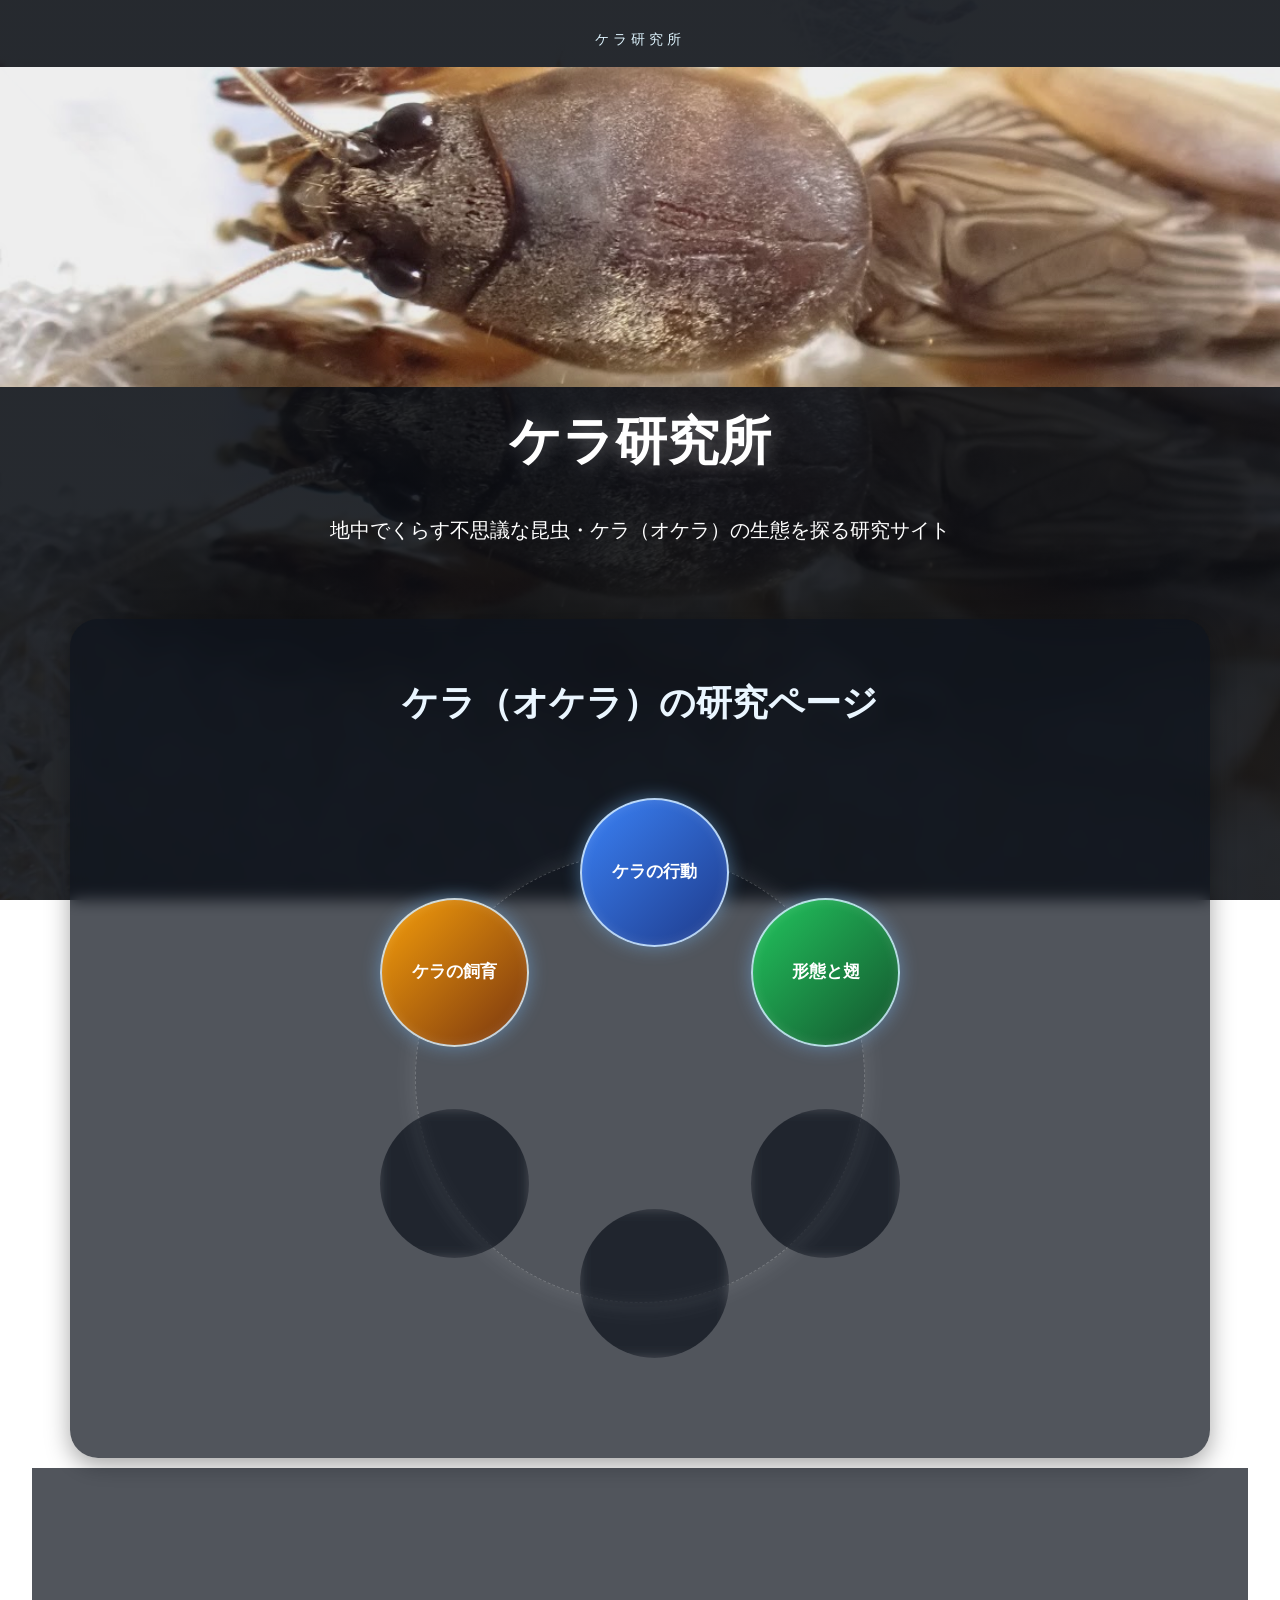
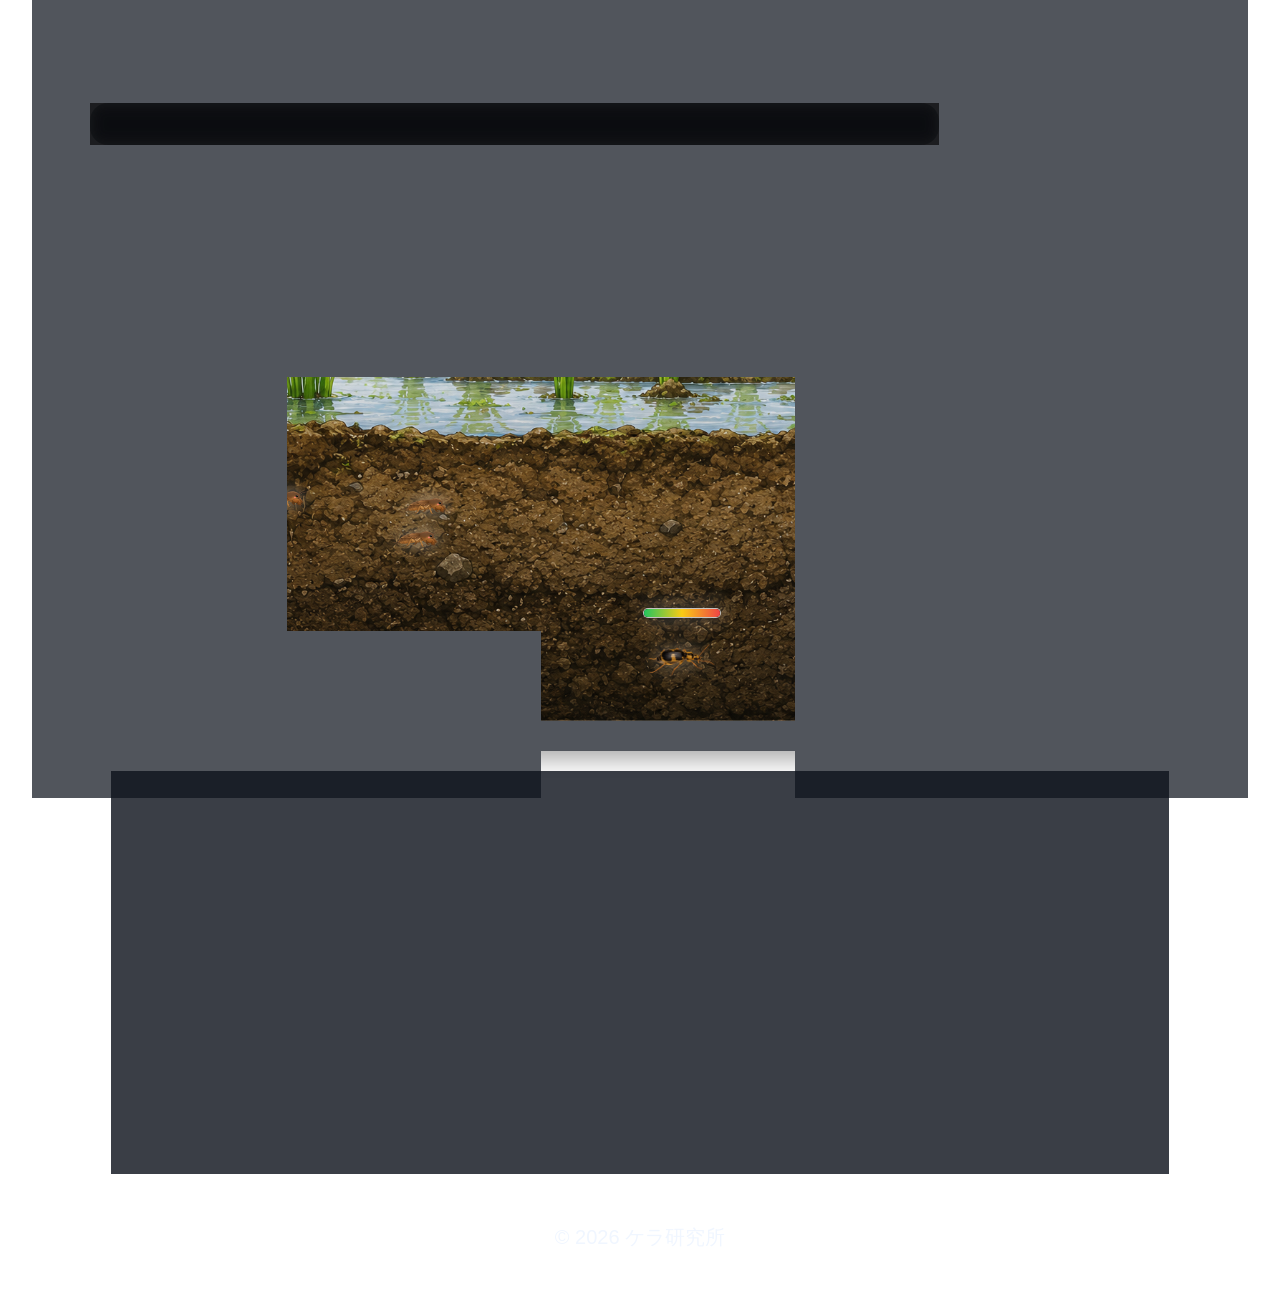
<file: index.html>
<!DOCTYPE html>
<html lang="ja">

<head>
<meta charset="UTF-8">
<meta name="viewport" content="width=device-width, initial-scale=1.0">

<title>ケラ研究所｜ケラ（オケラ）の生態・飼育研究サイト</title>

<meta name="description" content="ケラ研究所は、オケラとも呼ばれる地中性昆虫ケラについて、生態、巣穴、鳴き声、夜行性、行動、形態、翅型、地中適応、飼育方法を研究論文をもとにわかりやすく解説する研究サイトです。">

<link rel="stylesheet" href="style.css">
</head>

<body>

<header>
<p class="site-name">ケラ研究所</p>

<img src="kera.jpg"
     alt="東洋ケラ Gryllotalpa orientalis の成虫写真"
     class="hero-image">

<h1>ケラ研究所</h1>

<p class="hero-description">
地中でくらす不思議な昆虫・ケラ（オケラ）の生態を探る研究サイト
</p>
</header>

<main>

<section class="field-section">

<h2>ケラ（オケラ）の研究ページ</h2>

<div class="research-dial">

<a href="behavior.html" class="orbit orbit1">ケラの行動</a>
<a href="morphology.html" class="orbit orbit2">形態と翅</a>
<a href="burrow.html" class="orbit orbit3">ケラの巣穴</a>
<a href="world.html" class="orbit orbit4">世界のケラ</a>
<a href="parasite.html" class="orbit orbit5">寄生関係</a>
<a href="breeding.html" class="orbit orbit6">ケラの飼育</a>

</div>

</section>

<section class="field-section">

<h2>ケラ・ミイデラゴミムシの観察フィールド</h2>

<p class="field-description">
ゲームに出てくるケラには個性があり、逃げる個体、攻撃する個体、王様を守る個体、群れを作る個体、孤立しやすい個体がいます。
</p>

<div class="field-ui">

<div id="game-status">
ケラをタップすると増えます。
</div>

<div id="control-panel">
<button id="add-beetle-button">ミイデラゴミムシ追加</button>
<button id="insecticide-button">殺虫剤</button>
</div>

</div>

<div id="battle-field"></div>

</section>

<section class="dark-theme-section">

<h2>ケラ研究所について</h2>

<p>
ケラ（オケラ）は、ケラ科に属する地中性昆虫です。
前脚を使って地中に巣穴を作り、地下生活へ適応しています。
</p>

<p>
ケラ研究所では、ケラの生態、形態、飼育方法などを、研究論文をもとに整理しています。
</p>

</section>

</main>

<footer>
<p>&copy; 2026 ケラ研究所</p>
</footer>

<script>
document.addEventListener("DOMContentLoaded", function(){

const field = document.getElementById("battle-field");
const statusText = document.getElementById("game-status");

let keras = [];
let beetles = [];
let kingBorn = false;
let nextGroupId = 1;

const KING_THRESHOLD = 18;
const KING_CHANCE = 0.12;
const LOOP_MS = 120;

function rand(max){
  return Math.random() * Math.max(1, max);
}

function fieldWidth(){
  return field.clientWidth || 600;
}

function fieldHeight(){
  return field.clientHeight || 420;
}

function soilTop(){
  return fieldHeight() * 0.42;
}

function distance(a,b){
  const dx = a.x - b.x;
  const dy = a.y - b.y;
  return Math.sqrt(dx * dx + dy * dy);
}

function limit(obj){
  const minY = soilTop();
  const maxX = fieldWidth() - obj.size;
  const maxY = fieldHeight() - obj.size;

  obj.x = Math.max(8, Math.min(maxX - 8, obj.x));
  obj.y = Math.max(minY + 8, Math.min(maxY - 8, obj.y));
}

function makeHpBar(parent,maxHp){
  const bar = document.createElement("div");
  bar.className = "hp-bar";

  const fill = document.createElement("div");
  fill.className = "hp-fill";

  bar.appendChild(fill);
  parent.appendChild(bar);

  return {max:maxHp, fill:fill};
}

function updateHpBar(bar,hp){
  if(!bar) return;
  bar.fill.style.width = Math.max(0, hp / bar.max * 100) + "%";
}

function faceDirection(obj,dx){
  if(dx < -1) obj.el.classList.add("face-left");
  if(dx > 1) obj.el.classList.remove("face-left");
}

function randomPersonality(isKing){
  if(isKing) return "king";

  const r = Math.random();

  if(r < 0.12) return "suicide";
  if(r < 0.26) return "guardian";
  if(r < 0.42) return "coward";
  if(r < 0.60) return "social";
  if(r < 0.74) return "loner";
  if(r < 0.88) return "fighter";

  return "normal";
}

function decideKeraRole(isKing, personality){
  if(isKing) return "king";

  if(personality === "fighter" || personality === "suicide"){
    return Math.random() < 0.7 ? "attacker" : "wall";
  }

  if(personality === "guardian"){
    return Math.random() < 0.55 ? "guard" : "aide";
  }

  if(personality === "coward"){
    return Math.random() < 0.65 ? "runner" : "solo";
  }

  if(personality === "social"){
    const r = Math.random();
    if(r < 0.35) return "guard";
    if(r < 0.65) return "aide";
    return "wall";
  }

  if(personality === "loner"){
    return Math.random() < 0.75 ? "solo" : "runner";
  }

  const r = Math.random();

  if(r < 0.16) return "attacker";
  if(r < 0.32) return "guard";
  if(r < 0.46) return "wall";
  if(r < 0.58) return "aide";
  if(r < 0.74) return "runner";
  if(r < 0.88) return "solo";

  return "normal";
}

function getKingKera(){
  return keras.find(kera => kera.king);
}

function maybeCreateKing(){
  if(
    keras.length >= KING_THRESHOLD &&
    !kingBorn &&
    Math.random() < KING_CHANCE
  ){
    kingBorn = true;
    createKera(true);
  }
}

function chooseWanderTarget(kera){
  const margin = 45;
  const w = fieldWidth();
  const h = fieldHeight();
  const top = soilTop();

  if(Math.random() < kera.wallPreference){
    const side = Math.floor(Math.random() * 4);

    if(side === 0){
      kera.targetX = margin;
      kera.targetY = top + rand(h - top - kera.size);
    }
    else if(side === 1){
      kera.targetX = w - kera.size - margin;
      kera.targetY = top + rand(h - top - kera.size);
    }
    else if(side === 2){
      kera.targetX = rand(w - kera.size);
      kera.targetY = top + margin;
    }
    else{
      kera.targetX = rand(w - kera.size);
      kera.targetY = h - kera.size - margin;
    }
  }
  else{
    kera.targetX = rand(w - kera.size);
    kera.targetY = top + rand(h - top - kera.size);
  }

  kera.moveTimer = 70 + Math.floor(Math.random() * 130);
}

function findBestGroupForKera(role, solitary){
  if(solitary || role === "solo") return nextGroupId++;

  const candidates = keras.filter(function(k){
    return !k.king && k.role === role && k.groupId && k.role !== "solo";
  });

  if(candidates.length === 0) return nextGroupId++;

  const groups = {};

  candidates.forEach(function(k){
    if(!groups[k.groupId]) groups[k.groupId] = 0;
    groups[k.groupId]++;
  });

  let bestGroup = null;
  let bestCount = 999;

  Object.keys(groups).forEach(function(id){
    const count = groups[id];

    if(count < bestCount && count < 8){
      bestCount = count;
      bestGroup = Number(id);
    }
  });

  return bestGroup || nextGroupId++;
}

function createKera(isKing=false, groupId=null, baseX=null, baseY=null){
  const unit = document.createElement("div");

  unit.className = isKing
    ? "insect-unit field-kera king-kera"
    : "insect-unit field-kera";

  const img = document.createElement("img");
  img.src = isKing ? "kera_king.png" : "kera1.png";
  img.alt = isKing ? "オオ様ケラ" : "ケラ";

  unit.appendChild(img);

  const personality = randomPersonality(isKing);
  const role = decideKeraRole(isKing, personality);
  const solitary = !isKing && (role === "solo" || Math.random() < 0.16);
  const gx = groupId || findBestGroupForKera(role, solitary);

  const kera = {
    type:"kera",
    el:unit,
    x:baseX === null ? rand(fieldWidth() - 80) : baseX + rand(70) - 35,
    y:baseY === null ? soilTop() + rand(fieldHeight() - soilTop() - 80) : baseY + rand(70) - 35,
    size:isKing ? 95 : 55,
    king:isKing,
    groupId:gx,
    role:role,
    personality:personality,
    solitary:solitary,
    loyalty:Math.random(),
    hp:isKing ? 5 : 1,
    hpBar:null,
    charge:0,
    fear:0,
    targetX:0,
    targetY:0,
    moveTimer:0,
    stuckTimer:0,
    lastX:0,
    lastY:0,
    wallPreference:isKing ? 0.75 : 0.5 + Math.random() * 0.35,
    escapeBias:isKing ? 1.8 : 0.8 + Math.random() * 0.8,
    groupBias:solitary ? 0.15 : 0.6 + Math.random() * 0.8
  };

  if(kera.role === "wall") kera.groupBias += 0.4;
  if(kera.role === "guard") kera.groupBias += 0.45;
  if(kera.role === "aide") kera.groupBias += 0.65;
  if(kera.role === "runner") kera.escapeBias += 0.45;
  if(kera.role === "solo") kera.wallPreference += 0.15;

  if(isKing){
    kera.hpBar = makeHpBar(unit,5);
    updateHpBar(kera.hpBar,kera.hp);
  }

  chooseWanderTarget(kera);
  limit(kera);

  unit.style.left = kera.x + "px";
  unit.style.top = kera.y + "px";

  unit.addEventListener("click", function(event){
    event.stopPropagation();
    createKera(false, null, kera.x, kera.y);
    maybeCreateKing();
  });

  field.appendChild(unit);
  keras.push(kera);
}

function createBeetle(){
  const unit = document.createElement("div");
  unit.className = "insect-unit field-beetle";

  const img = document.createElement("img");
  img.src = "miidera.png";
  img.alt = "ミイデラゴミムシ";

  unit.appendChild(img);

  const maxHp = 48 + Math.floor(Math.random() * 20);

  const beetle = {
    type:"beetle",
    el:unit,
    x:rand(fieldWidth() - 90),
    y:soilTop() + rand(fieldHeight() - soilTop() - 90),
    size:82,
    hp:maxHp,
    maxHp:maxHp,
    hpBar:null,
    gasCharge:0,
    biteCharge:0,
    alive:true,
    stuckTimer:0,
    lastX:0,
    lastY:0
  };

  beetle.hpBar = makeHpBar(unit,maxHp);
  updateHpBar(beetle.hpBar,beetle.hp);

  limit(beetle);

  unit.style.left = beetle.x + "px";
  unit.style.top = beetle.y + "px";

  field.appendChild(unit);
  beetles.push(beetle);
}

function nearestBeetle(kera){
  if(beetles.length === 0) return null;

  let target = beetles[0];

  beetles.forEach(function(beetle){
    if(distance(kera,beetle) < distance(kera,target)){
      target = beetle;
    }
  });

  return target;
}

function nearestKera(beetle){
  if(keras.length === 0) return null;

  let target = keras[0];

  keras.forEach(function(kera){
    if(distance(kera,beetle) < distance(target,beetle)){
      target = kera;
    }
  });

  return target;
}

function nearbyKeraCount(obj,range){
  return keras.filter(kera => distance(kera,obj) < range).length;
}

function sameGroupFriends(kera,range){
  if(kera.solitary) return [];

  return keras.filter(function(friend){
    return friend !== kera &&
      !friend.king &&
      !friend.solitary &&
      friend.groupId === kera.groupId &&
      distance(friend,kera) < range;
  });
}

function roleFriends(kera,range){
  return keras.filter(function(friend){
    return friend !== kera &&
      !friend.king &&
      !friend.solitary &&
      friend.role === kera.role &&
      distance(friend,kera) < range;
  });
}

function groupCenter(kera){
  const friends = keras.filter(function(friend){
    return !friend.king &&
      !friend.solitary &&
      friend.groupId === kera.groupId;
  });

  if(friends.length === 0){
    return {x:kera.x, y:kera.y};
  }

  return {
    x:friends.reduce((sum,k) => sum + k.x,0) / friends.length,
    y:friends.reduce((sum,k) => sum + k.y,0) / friends.length
  };
}

function separate(obj,list,minDist=45,force=0.06){
  let pushX = 0;
  let pushY = 0;

  list.forEach(function(other){
    if(obj === other) return;

    const d = distance(obj,other);

    if(d > 0 && d < minDist){
      const power = (minDist - d) / minDist;
      pushX += (obj.x - other.x) / d * power;
      pushY += (obj.y - other.y) / d * power;
    }
  });

  obj.x += pushX * force * 20;
  obj.y += pushY * force * 20;
}

function wallWalk(obj,speed=1.2){
  const margin = 65;
  const w = fieldWidth();
  const h = fieldHeight();
  const top = soilTop();

  const nearLeft = obj.x < margin;
  const nearRight = obj.x > w - obj.size - margin;
  const nearTop = obj.y < top + margin;
  const nearBottom = obj.y > h - obj.size - margin;

  if(nearLeft){
    obj.x += 0.4;
    obj.y += speed * (Math.random() < 0.5 ? 1 : -1);
    return true;
  }

  if(nearRight){
    obj.x -= 0.4;
    obj.y += speed * (Math.random() < 0.5 ? 1 : -1);
    return true;
  }

  if(nearTop){
    obj.y += 0.4;
    obj.x += speed * (Math.random() < 0.5 ? 1 : -1);
    return true;
  }

  if(nearBottom){
    obj.y -= 0.4;
    obj.x += speed * (Math.random() < 0.5 ? 1 : -1);
    return true;
  }

  return false;
}

function preventStuck(obj){
  const moved =
    Math.abs(obj.x - obj.lastX) +
    Math.abs(obj.y - obj.lastY);

  if(moved < 0.8){
    obj.stuckTimer++;
  }
  else{
    obj.stuckTimer = 0;
  }

  if(obj.stuckTimer > 18){
    obj.x += rand(90) - 45;
    obj.y += rand(90) - 45;
    obj.stuckTimer = 0;
  }

  obj.lastX = obj.x;
  obj.lastY = obj.y;
}

function damageKera(kera){
  kera.hp -= 1;
  updateHpBar(kera.hpBar,kera.hp);

  kera.el.classList.add("hit-effect");

  setTimeout(function(){
    kera.el.classList.remove("hit-effect");
  },220);

  kera.fear += 100;

  if(kera.king){
    keras.forEach(function(friend){
      if(!friend.king){
        if(friend.role === "guard" || friend.role === "aide" || friend.role === "wall"){
          friend.charge += 35;
          friend.fear = Math.max(0, friend.fear - 25);
        }
        else{
          friend.fear += 20;
        }
      }
    });
  }

  if(kera.hp <= 0){
    kera.el.remove();
    keras = keras.filter(k => k !== kera);

    if(kera.king){
      kingBorn = false;
    }
  }
}

function emitGas(beetle){
  const gas = document.createElement("div");
  gas.className = "gas-cloud";

  gas.style.left = beetle.x - 45 + "px";
  gas.style.top = beetle.y - 45 + "px";

  field.appendChild(gas);

  keras
  .filter(kera => distance(kera,beetle) < 105)
  .slice(0,3)
  .forEach(damageKera);

  setTimeout(function(){
    gas.remove();
  },1000);
}

function biteAttack(beetle){
  beetle.el.classList.add("biting");

  const effect = document.createElement("div");
  effect.className = "bite-effect";
  effect.style.left = beetle.x + 35 + "px";
  effect.style.top = beetle.y + 22 + "px";
  field.appendChild(effect);

  setTimeout(function(){
    beetle.el.classList.remove("biting");
    effect.remove();
  },260);

  const target = keras.find(kera => distance(kera,beetle) < 72);

  if(target){
    damageKera(target);
  }
}

function punchAttack(kera,target){
  if(kera.king) return;

  kera.el.classList.add("punching");
  target.el.classList.add("hit-effect");

  setTimeout(function(){
    kera.el.classList.remove("punching");
    target.el.classList.remove("hit-effect");
  },260);

  target.hp -= 1;
  updateHpBar(target.hpBar,target.hp);

  kera.charge = 0;
  kera.fear += 28;
}

function moveToward(obj,tx,ty,speed){
  const dx = tx - obj.x;
  const dy = ty - obj.y;
  const d = Math.sqrt(dx * dx + dy * dy) || 1;

  obj.x += dx / d * speed;
  obj.y += dy / d * speed;

  faceDirection(obj,dx);
}

function moveAway(obj,enemy,speed){
  const dx = obj.x - enemy.x;
  const dy = obj.y - enemy.y;
  const d = Math.sqrt(dx * dx + dy * dy) || 1;

  obj.x += dx / d * speed;
  obj.y += dy / d * speed;

  faceDirection(obj,dx);
}

function moveKeras(){
  keras.forEach(function(kera){

    const target = nearestBeetle(kera);
    const king = getKingKera();

    let speedRate = 1;
    let courageBonus = 0;

    const friends = nearbyKeraCount(kera,180);
    const sameFriends = sameGroupFriends(kera,150);
    const sameRole = roleFriends(kera,180);
    const center = groupCenter(kera);

    if(kera.personality === "suicide"){
      courageBonus += 55;
      speedRate = 1.2;
      kera.charge += 1.2;
    }

    if(kera.personality === "guardian"){
      courageBonus += 25;
    }

    if(kera.personality === "coward"){
      courageBonus -= 95;
      speedRate = 1.28;
      kera.fear += 0.8;
    }

    if(kera.personality === "social"){
      courageBonus += sameFriends.length * 10;
      speedRate = 0.95;
    }

    if(kera.personality === "loner"){
      courageBonus -= friends * 7;
      speedRate = 0.9;
    }

    if(kera.personality === "fighter"){
      courageBonus += 45;
      speedRate = 1.12;
      kera.charge += 0.8;
    }

    if(kera.role === "solo"){
      courageBonus -= 35;
      speedRate *= 1.05;
    }

    if(kera.role === "attacker"){
      courageBonus += 65;
      speedRate *= 1.15;
      kera.charge += 1.2;
    }

    if(kera.role === "guard"){
      courageBonus += 35;
    }

    if(kera.role === "wall"){
      courageBonus += 18;
      speedRate *= 0.9;
    }

    if(kera.role === "aide"){
      courageBonus += 15;
    }

    if(kera.role === "runner"){
      courageBonus -= 70;
      speedRate *= 1.25;
    }

    kera.charge += 0.8;
    kera.fear = Math.max(0, kera.fear - 1.1);

    separate(kera, keras, kera.king ? 70 : 48, 0.08);

    if(kera.king){
      if(target){
        const d = distance(kera,target);

        if(d < 280){
          moveAway(kera,target,3.0 * speedRate);
        }
        else if(Math.random() < 0.8){
          wallWalk(kera,1.8);
        }
        else{
          kera.moveTimer--;

          if(kera.moveTimer <= 0){
            chooseWanderTarget(kera);
          }

          moveToward(kera,kera.targetX,kera.targetY,1.1);
        }
      }
      else{
        if(Math.random() < 0.75){
          wallWalk(kera,1.4);
        }
        else{
          moveToward(kera,kera.targetX,kera.targetY,0.9);
        }
      }

      limit(kera);
      preventStuck(kera);

      kera.el.style.left = kera.x + "px";
      kera.el.style.top = kera.y + "px";
      return;
    }

    if(king && !kera.solitary && !kera.king){
      const distToKing = distance(kera, king);
      const distKingToEnemy = target ? distance(king, target) : 999;

      if(kera.role === "aide" && distToKing > 80){
        moveToward(kera, king.x + rand(70) - 35, king.y + rand(70) - 35, 1.7 * speedRate);
        limit(kera);
        preventStuck(kera);
        kera.el.style.left = kera.x + "px";
        kera.el.style.top = kera.y + "px";
        return;
      }

      if(kera.role === "guard" && target && distKingToEnemy < 280){
        const blockX = (king.x + target.x) / 2;
        const blockY = (king.y + target.y) / 2;
        moveToward(kera, blockX, blockY, 2.0 * speedRate);
        limit(kera);
        preventStuck(kera);
        kera.el.style.left = kera.x + "px";
        kera.el.style.top = kera.y + "px";
        return;
      }

      if(kera.role === "wall" && target && distKingToEnemy < 320){
        const dx = king.x - target.x;
        const dy = king.y - target.y;
        const d = Math.sqrt(dx*dx + dy*dy) || 1;

        const wallX = king.x + dx / d * 95 + rand(80) - 40;
        const wallY = king.y + dy / d * 95 + rand(80) - 40;

        moveToward(kera, wallX, wallY, 1.75 * speedRate);
        limit(kera);
        preventStuck(kera);
        kera.el.style.left = kera.x + "px";
        kera.el.style.top = kera.y + "px";
        return;
      }
    }

    if(!target){
      kera.moveTimer--;

      if(kera.moveTimer <= 0 || distance(kera,{x:kera.targetX,y:kera.targetY}) < 25){
        chooseWanderTarget(kera);
      }

      if(Math.random() < kera.wallPreference){
        wallWalk(kera,1.3 * speedRate);
      }
      else{
        moveToward(kera,kera.targetX,kera.targetY,1.0 * speedRate);
      }

      if(!kera.solitary && sameFriends.length < 4 && kera.role !== "solo"){
        moveToward(kera,center.x,center.y,0.5 * kera.groupBias);
      }
    }

    else{
      const d = distance(kera,target);
      const attackGroup = nearbyKeraCount(target,190);

      let courage =
        sameFriends.length * 14 +
        sameRole.length * 7 +
        attackGroup * 4 +
        Math.min(kera.charge,35) +
        courageBonus -
        kera.fear;

      if(d < 150 && courage < 70){
        moveAway(kera,target,2.9 * speedRate * kera.escapeBias);
        wallWalk(kera,0.8);
      }

      else if(
        kera.role === "attacker" &&
        sameRole.length >= 2 &&
        courage >= 55
      ){
        moveToward(kera,target.x,target.y,2.4 * speedRate);

        if(d < 75 && kera.charge > 12){
          punchAttack(kera,target);
        }
      }

      else if(
        !kera.solitary &&
        sameFriends.length >= 4 &&
        attackGroup >= 5 &&
        courage >= 55
      ){
        moveToward(kera,target.x,target.y,2.2 * speedRate);

        if(d < 75 && kera.charge > 12){
          punchAttack(kera,target);
        }
      }

      else if(kera.role === "solo"){
        if(d < 230){
          moveAway(kera,target,2.1 * speedRate);
        }
        else{
          wallWalk(kera,1.4);
        }
      }

      else if(kera.role === "runner" && d < 260){
        moveAway(kera,target,2.4 * speedRate);
        wallWalk(kera,1.1);
      }

      else if(kera.personality === "social" && sameFriends.length < 5){
        moveToward(kera,center.x,center.y,1.2 * speedRate);
      }

      else if(d < 240){
        moveAway(kera,target,1.6 * speedRate * kera.escapeBias);
        wallWalk(kera,0.9);
      }

      else{
        kera.moveTimer--;

        if(kera.moveTimer <= 0){
          chooseWanderTarget(kera);
        }

        if(Math.random() < kera.wallPreference){
          wallWalk(kera,1.2 * speedRate);
        }
        else{
          moveToward(kera,kera.targetX,kera.targetY,1.0 * speedRate);
        }
      }
    }

    limit(kera);
    preventStuck(kera);

    kera.el.style.left = kera.x + "px";
    kera.el.style.top = kera.y + "px";
  });
}

function removeBeetle(beetle){
  beetle.alive = false;
  beetle.el.classList.add("defeated");

  setTimeout(function(){
    beetle.el.remove();
    beetles = beetles.filter(b => b !== beetle);
  },500);
}

function beetleGroupCenter(beetle){
  const allies = beetles.filter(function(b){
    return b !== beetle && b.alive && distance(b,beetle) < 220;
  });

  if(allies.length === 0){
    return {x:beetle.x, y:beetle.y, count:0};
  }

  return {
    x:allies.reduce((sum,b) => sum + b.x,0) / allies.length,
    y:allies.reduce((sum,b) => sum + b.y,0) / allies.length,
    count:allies.length
  };
}

function moveBeetles(){
  beetles.slice().forEach(function(beetle){

    if(!beetle.alive) return;

    if(beetle.hp <= 0){
      removeBeetle(beetle);
      return;
    }

    if(keras.length === 0) return;

    const target = nearestKera(beetle);
    if(!target) return;

    separate(beetle, beetles, 70, 0.07);

    const swarm = keras.filter(kera => distance(kera,beetle) < 180).length;
    const allies = beetleGroupCenter(beetle);
    const weak = beetle.hp < beetle.maxHp * 0.38;

    if(swarm >= 7 || weak){
      const nearKeras = keras.filter(kera => distance(kera,beetle) < 220);

      const cx = nearKeras.reduce((sum,k) => sum + k.x,0) / Math.max(1,nearKeras.length);
      const cy = nearKeras.reduce((sum,k) => sum + k.y,0) / Math.max(1,nearKeras.length);

      moveAway(beetle,{x:cx,y:cy},2.1);
    }

    else if(allies.count >= 1){
      moveToward(beetle,target.x,target.y,1.9);
    }

    else if(distance(beetle,target) < 140){
      moveToward(beetle,target.x,target.y,1.55);
    }

    else{
      moveToward(beetle,target.x,target.y,1.35);
    }

    beetle.gasCharge += LOOP_MS;
    beetle.biteCharge += LOOP_MS;

    if(beetle.gasCharge >= 30000){
      emitGas(beetle);
      beetle.gasCharge = 0;
    }

    if(beetle.biteCharge >= 6500){
      biteAttack(beetle);
      beetle.biteCharge = 0;
    }

    limit(beetle);
    preventStuck(beetle);

    beetle.el.style.left = beetle.x + "px";
    beetle.el.style.top = beetle.y + "px";
  });
}

function updateStatus(){
  const attackers = keras.filter(k => k.role === "attacker").length;
  const guards = keras.filter(k => k.role === "guard").length;
  const walls = keras.filter(k => k.role === "wall").length;
  const aides = keras.filter(k => k.role === "aide").length;
  const solos = keras.filter(k => k.role === "solo" || k.solitary).length;

  if(beetles.length === 0){
    statusText.textContent = "ケラの群れが勝利しました。";
  }
  else if(kingBorn){
    statusText.textContent =
      "オオ様ケラ出現。側近:" + aides +
      " 守備:" + guards +
      " 壁役:" + walls +
      " 攻撃:" + attackers +
      " 単独:" + solos;
  }
  else{
    statusText.textContent =
      "クリック1回でケラ1匹追加。攻撃:" + attackers +
      " 守備:" + guards +
      " 壁役:" + walls +
      " 側近:" + aides +
      " 単独:" + solos;
  }
}

document.getElementById("add-beetle-button").addEventListener("click", function(event){
  event.stopPropagation();
  createBeetle();
});

document.getElementById("insecticide-button").addEventListener("click", function(event){
  event.stopPropagation();

  keras.forEach(k => k.el.remove());
  beetles.forEach(b => b.el.remove());
  document.querySelectorAll(".gas-cloud").forEach(g => g.remove());
  document.querySelectorAll(".bite-effect").forEach(b => b.remove());

  keras = [];
  beetles = [];
  kingBorn = false;
  nextGroupId = 1;

  updateStatus();
});

field.addEventListener("click", function(event){
  if(event.target === field){
    createKera(false);
    maybeCreateKing();
  }
});

createKera();
createKera();
createKera();
createBeetle();

updateStatus();

setInterval(function(){
  moveKeras();
  moveBeetles();
  updateStatus();
},LOOP_MS);

});
</script>
</file>
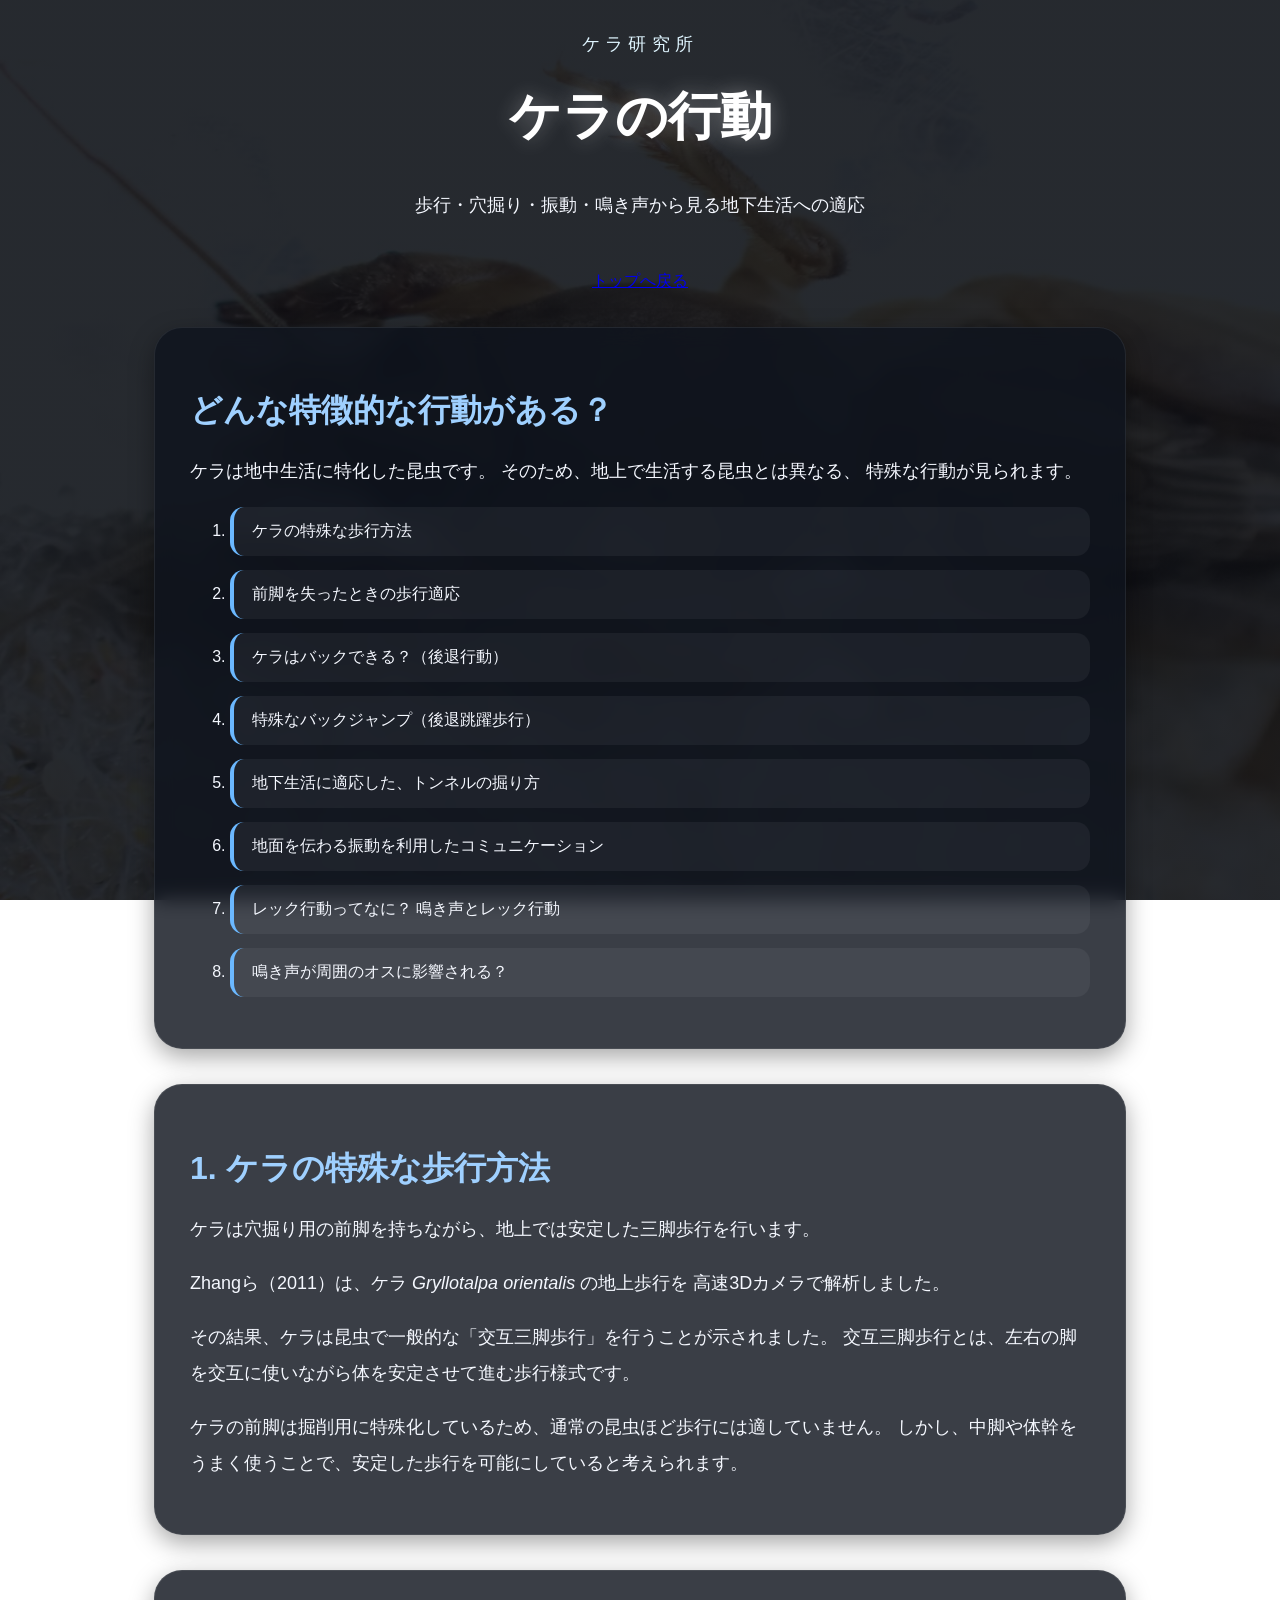
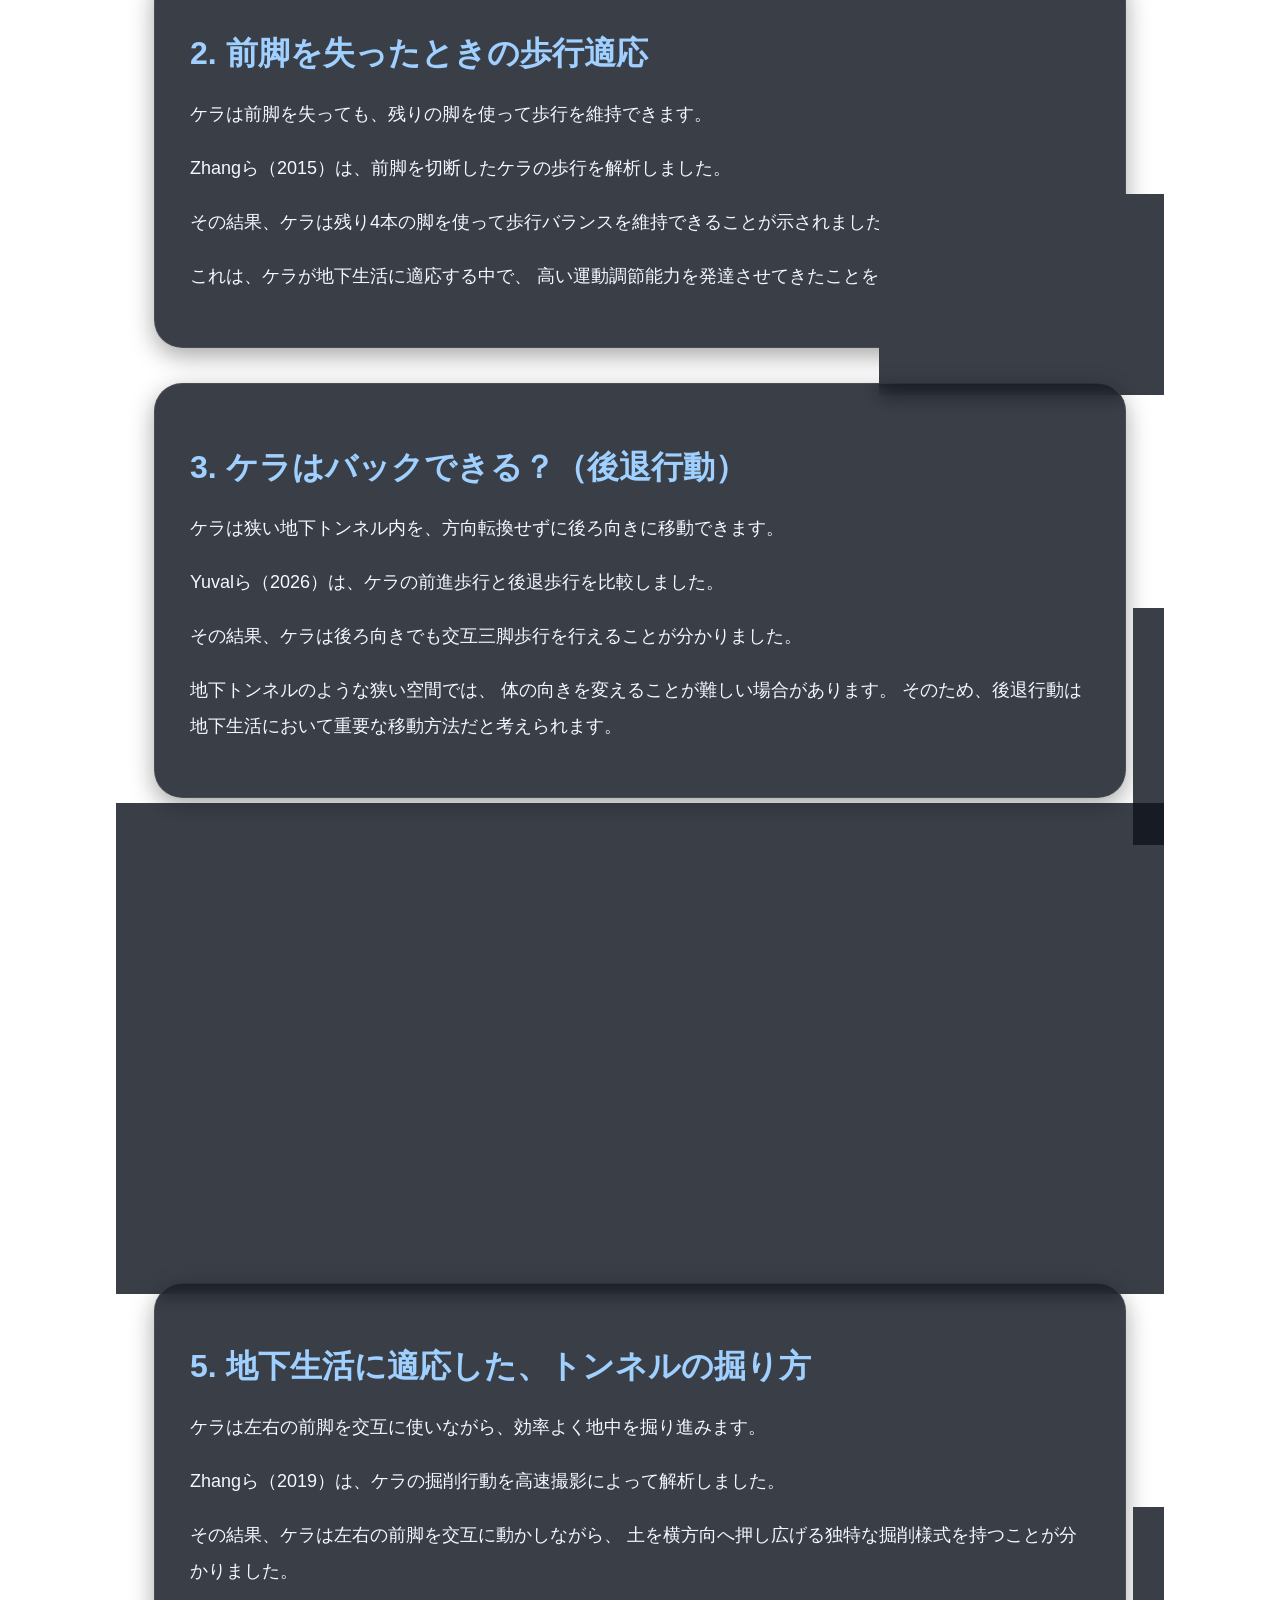
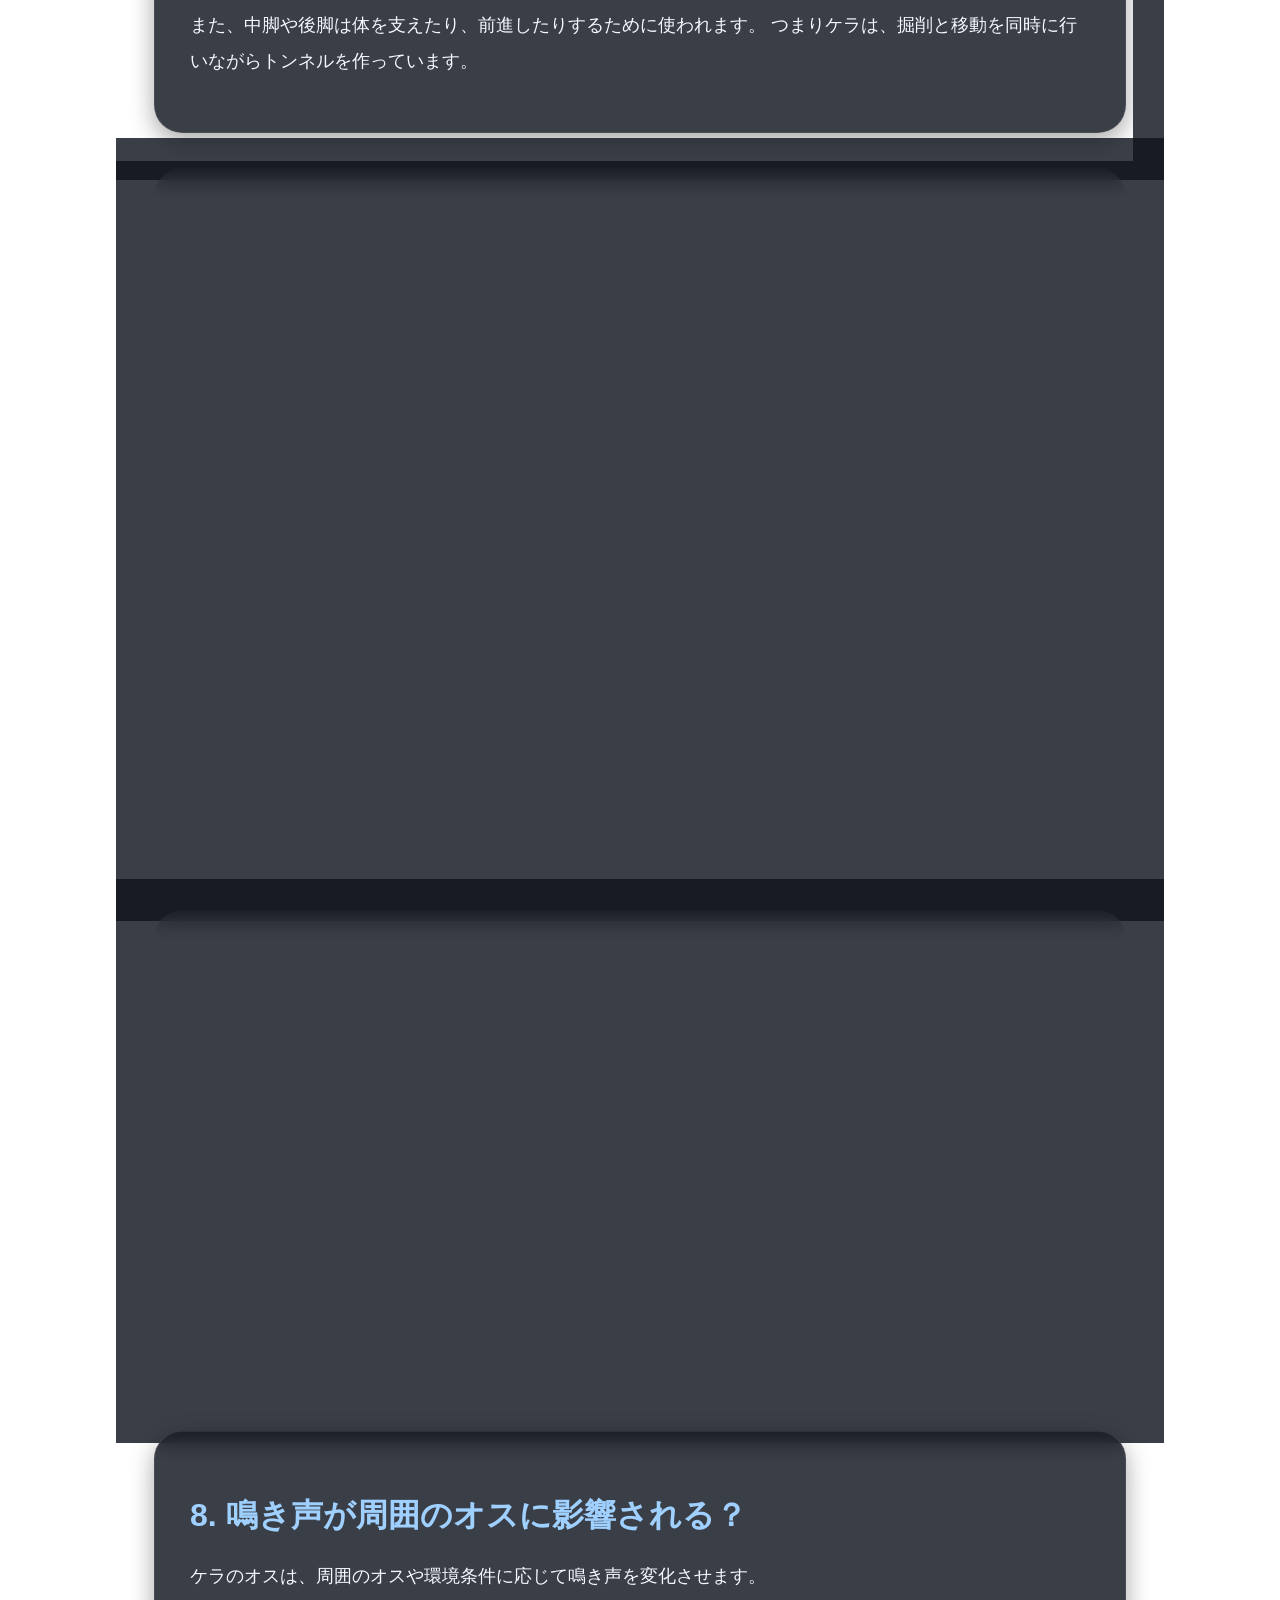
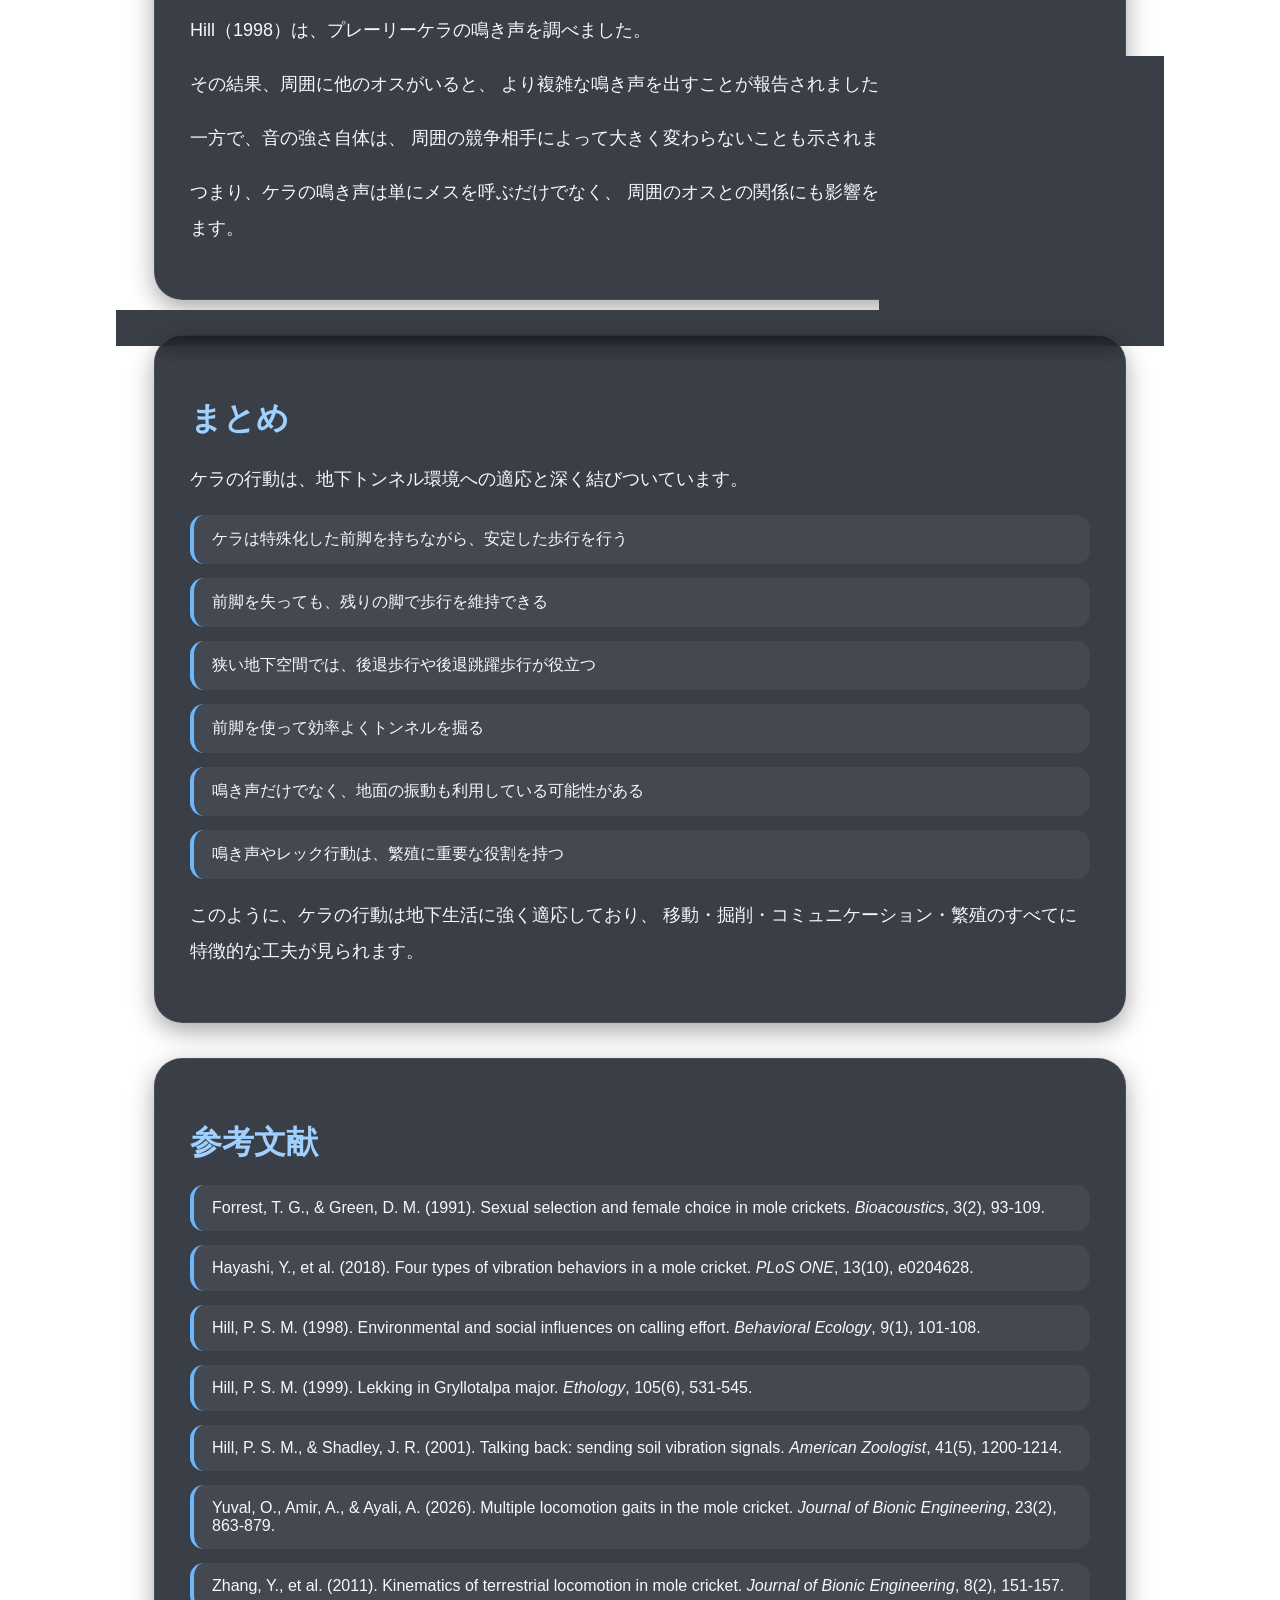
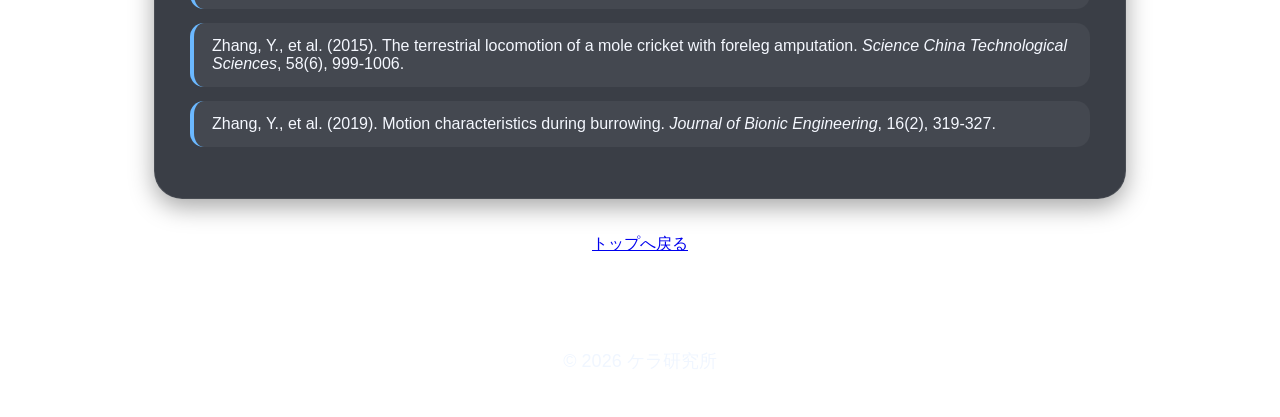
<file: behavior.html>
<!DOCTYPE html>
<html lang="ja">

<head>

  <meta charset="UTF-8">

  <meta name="viewport"
        content="width=device-width, initial-scale=1.0">

  <!-- SEO -->

  <title>
    ケラの行動｜歩行・穴掘り・振動・鳴き声｜ケラ研究所
  </title>

  <meta name="description"
        content="ケラ研究所による、ケラの行動まとめ。歩行、後退行動、穴掘り、振動コミュニケーション、鳴き声、レック行動を研究論文をもとに解説します。">

  <meta name="keywords"
        content="ケラ 行動,ケラ 歩行,ケラ 振動,ケラ 鳴き声,ケラ 穴掘り,ケラ レック,Gryllotalpa orientalis,mole cricket behavior">

  <meta name="author"
        content="ケラ研究所">

  <meta name="application-name"
        content="ケラ研究所">

  <meta property="og:site_name"
        content="ケラ研究所">

  <meta property="og:title"
        content="ケラの行動｜ケラ研究所">

  <meta property="og:description"
        content="ケラの歩行、地下行動、振動、鳴き声、穴掘りを研究論文をもとに紹介。">

  <meta property="og:type"
        content="article">

  <meta property="og:url"
        content="https://hirayu1120.github.io/mollcricket/behavior.html">

  <meta property="og:image"
        content="https://hirayu1120.github.io/mollcricket/kera.jpg">

  <link rel="canonical"
        href="https://hirayu1120.github.io/mollcricket/behavior.html">

  <meta name="twitter:card"
        content="summary_large_image">

  <meta name="twitter:title"
        content="ケラの行動｜ケラ研究所">

  <meta name="twitter:description"
        content="ケラの歩行、振動、地下生活への適応をわかりやすく解説。">

  <!-- favicon -->

  <link rel="icon"
        type="image/png"
        href="favicon.png">

  <link rel="apple-touch-icon"
        href="favicon.png">

  <!-- CSS -->

  <link rel="stylesheet"
        href="style.css">

</head>

<body class="dark-theme">

<header>

  <p class="site-name">
    ケラ研究所
  </p>

  <h1>
    ケラの行動
  </h1>

  <p>
    歩行・穴掘り・振動・鳴き声から見る地下生活への適応
  </p>

</header>

<nav>

  <a href="index.html">
    トップへ戻る
  </a>

</nav>

<main>

  <main>

  <section>
    <h2>どんな特徴的な行動がある？</h2>

    <p>
      ケラは地中生活に特化した昆虫です。
      そのため、地上で生活する昆虫とは異なる、
      特殊な行動が見られます。
    </p>

    <ol>
      <li>ケラの特殊な歩行方法</li>
      <li>前脚を失ったときの歩行適応</li>
      <li>ケラはバックできる？（後退行動）</li>
      <li>特殊なバックジャンプ（後退跳躍歩行）</li>
      <li>地下生活に適応した、トンネルの掘り方</li>
      <li>地面を伝わる振動を利用したコミュニケーション</li>
      <li>レック行動ってなに？ 鳴き声とレック行動</li>
      <li>鳴き声が周囲のオスに影響される？</li>
    </ol>
  </section>

  <section>
    <h2>1. ケラの特殊な歩行方法</h2>

    <p class="section-point">
      ケラは穴掘り用の前脚を持ちながら、地上では安定した三脚歩行を行います。
    </p>

    <p>
      Zhangら（2011）は、ケラ <em>Gryllotalpa orientalis</em> の地上歩行を
      高速3Dカメラで解析しました。
    </p>

    <p>
      その結果、ケラは昆虫で一般的な「交互三脚歩行」を行うことが示されました。
      交互三脚歩行とは、左右の脚を交互に使いながら体を安定させて進む歩行様式です。
    </p>

    <p>
      ケラの前脚は掘削用に特殊化しているため、通常の昆虫ほど歩行には適していません。
      しかし、中脚や体幹をうまく使うことで、安定した歩行を可能にしていると考えられます。
    </p>
  </section>

  <section>
    <h2>2. 前脚を失ったときの歩行適応</h2>

    <p class="section-point">
      ケラは前脚を失っても、残りの脚を使って歩行を維持できます。
    </p>

    <p>
      Zhangら（2015）は、前脚を切断したケラの歩行を解析しました。
    </p>

    <p>
      その結果、ケラは残り4本の脚を使って歩行バランスを維持できることが示されました。
    </p>

    <p>
      これは、ケラが地下生活に適応する中で、
      高い運動調節能力を発達させてきたことを示しています。
    </p>
  </section>

  <section>
    <h2>3. ケラはバックできる？（後退行動）</h2>

    <p class="section-point">
      ケラは狭い地下トンネル内を、方向転換せずに後ろ向きに移動できます。
    </p>

    <p>
      Yuvalら（2026）は、ケラの前進歩行と後退歩行を比較しました。
    </p>

    <p>
      その結果、ケラは後ろ向きでも交互三脚歩行を行えることが分かりました。
    </p>

    <p>
      地下トンネルのような狭い空間では、
      体の向きを変えることが難しい場合があります。
      そのため、後退行動は地下生活において重要な移動方法だと考えられます。
    </p>
  </section>

  <section>
    <h2>4. 特殊なバックジャンプ（後退跳躍歩行）</h2>

    <p class="section-point">
      ケラは危険を感じたとき、跳ねるように高速で後退することがあります。
    </p>

    <p>
      後退歩行に加えて、ケラでは「後退跳躍歩行」と呼ばれる特殊な行動も確認されています。
    </p>

    <p>
      これは、後ろ向きに素早く跳ねるように移動する行動です。
      狭い地下空間で敵から逃げるときに役立つと考えられます。
    </p>

    <p>
      ケラの後退行動は、単なる移動ではなく、
      地下環境で生き残るための逃避行動としても重要です。
    </p>
  </section>

  <section>
    <h2>5. 地下生活に適応した、トンネルの掘り方</h2>

    <p class="section-point">
      ケラは左右の前脚を交互に使いながら、効率よく地中を掘り進みます。
    </p>

    <p>
      Zhangら（2019）は、ケラの掘削行動を高速撮影によって解析しました。
    </p>

    <p>
      その結果、ケラは左右の前脚を交互に動かしながら、
      土を横方向へ押し広げる独特な掘削様式を持つことが分かりました。
    </p>

    <p>
      また、中脚や後脚は体を支えたり、前進したりするために使われます。
      つまりケラは、掘削と移動を同時に行いながらトンネルを作っています。
    </p>
  </section>

  <section>
    <h2>6. 地面を伝わる振動を利用したコミュニケーション</h2>

    <p class="section-point">
      ケラは鳴き声だけでなく、地面を伝わる振動も利用している可能性があります。
    </p>

    <p>
      Hayashiら（2018）は、ケラで複数の振動行動を報告しました。
    </p>

    <ul>
      <li>前脚による掻き取り</li>
      <li>前脚タッピング</li>
      <li>触肢タッピング</li>
      <li>全身を前後に動かす震え行動</li>
    </ul>

    <p>
      これらの行動は、巣穴の確認、個体間距離の調整、
      他個体への存在通知などに関係している可能性があります。
    </p>

    <p>
      また、Hill &amp; Shadley（2001）は、
      プレーリーケラの鳴き声に伴って土壌内にも振動が発生することを示しました。
      このことから、ケラは地下環境で振動情報を利用していると考えられます。
    </p>
  </section>

  <section>
    <h2>7. レック行動ってなに？ 鳴き声とレック行動</h2>

    <p class="section-point">
      オスのケラは鳴き声を使ってメスを誘引し、集団で鳴くことがあります。
    </p>

    <p>
      Hill（1999）は、プレーリーケラ <em>Gryllotalpa major</em> が、
      「レック」と呼ばれる集団繁殖行動を示すことを報告しました。
    </p>

    <p>
      レック行動とは、複数のオスが一定の場所に集まり、
      メスに選ばれるために鳴いたり、求愛したりする行動です。
    </p>

    <p>
      プレーリーケラのオスは特殊な鳴き室を作り、
      近い場所で複数個体が同時に鳴きます。
      メスはその中を飛び回り、特定のオスを選んで交尾すると考えられています。
    </p>
  </section>

  <section>
    <h2>8. 鳴き声が周囲のオスに影響される？</h2>

    <p class="section-point">
      ケラのオスは、周囲のオスや環境条件に応じて鳴き声を変化させます。
    </p>

    <p>
      Hill（1998）は、プレーリーケラの鳴き声を調べました。
    </p>

    <p>
      その結果、周囲に他のオスがいると、
      より複雑な鳴き声を出すことが報告されました。
    </p>

    <p>
      一方で、音の強さ自体は、
      周囲の競争相手によって大きく変わらないことも示されました。
    </p>

    <p>
      つまり、ケラの鳴き声は単にメスを呼ぶだけでなく、
      周囲のオスとの関係にも影響を受ける行動だと考えられます。
    </p>
  </section>

  <section>
    <h2>まとめ</h2>

    <p class="section-point">
      ケラの行動は、地下トンネル環境への適応と深く結びついています。
    </p>

    <ul>
      <li>ケラは特殊化した前脚を持ちながら、安定した歩行を行う</li>
      <li>前脚を失っても、残りの脚で歩行を維持できる</li>
      <li>狭い地下空間では、後退歩行や後退跳躍歩行が役立つ</li>
      <li>前脚を使って効率よくトンネルを掘る</li>
      <li>鳴き声だけでなく、地面の振動も利用している可能性がある</li>
      <li>鳴き声やレック行動は、繁殖に重要な役割を持つ</li>
    </ul>

    <p>
      このように、ケラの行動は地下生活に強く適応しており、
      移動・掘削・コミュニケーション・繁殖のすべてに特徴的な工夫が見られます。
    </p>
  </section>

  <section>

    <h2>
      参考文献
    </h2>

    <ul class="references">

      <li>
        Forrest, T. G., &amp; Green, D. M. (1991).
        Sexual selection and female choice in mole crickets.
        <em>Bioacoustics</em>, 3(2), 93-109.
      </li>

      <li>
        Hayashi, Y., et al. (2018).
        Four types of vibration behaviors in a mole cricket.
        <em>PLoS ONE</em>, 13(10), e0204628.
      </li>

      <li>
        Hill, P. S. M. (1998).
        Environmental and social influences on calling effort.
        <em>Behavioral Ecology</em>, 9(1), 101-108.
      </li>

      <li>
        Hill, P. S. M. (1999).
        Lekking in Gryllotalpa major.
        <em>Ethology</em>, 105(6), 531-545.
      </li>

      <li>
        Hill, P. S. M., &amp; Shadley, J. R. (2001).
        Talking back: sending soil vibration signals.
        <em>American Zoologist</em>, 41(5), 1200-1214.
      </li>

      <li>
        Yuval, O., Amir, A., &amp; Ayali, A. (2026).
        Multiple locomotion gaits in the mole cricket.
        <em>Journal of Bionic Engineering</em>, 23(2), 863-879.
      </li>

      <li>
        Zhang, Y., et al. (2011).
        Kinematics of terrestrial locomotion in mole cricket.
        <em>Journal of Bionic Engineering</em>, 8(2), 151-157.
      </li>

      <li>
        Zhang, Y., et al. (2015).
        The terrestrial locomotion of a mole cricket with foreleg amputation.
        <em>Science China Technological Sciences</em>, 58(6), 999-1006.
      </li>

      <li>
        Zhang, Y., et al. (2019).
        Motion characteristics during burrowing.
        <em>Journal of Bionic Engineering</em>, 16(2), 319-327.
      </li>

    </ul>

  </section>

  <nav class="bottom-nav">

    <a href="index.html">
      トップへ戻る
    </a>

  </nav>

</main>

<footer>

  <p>&copy; 2026 ケラ研究所</p>

</footer>

</body>

</html>
</file>
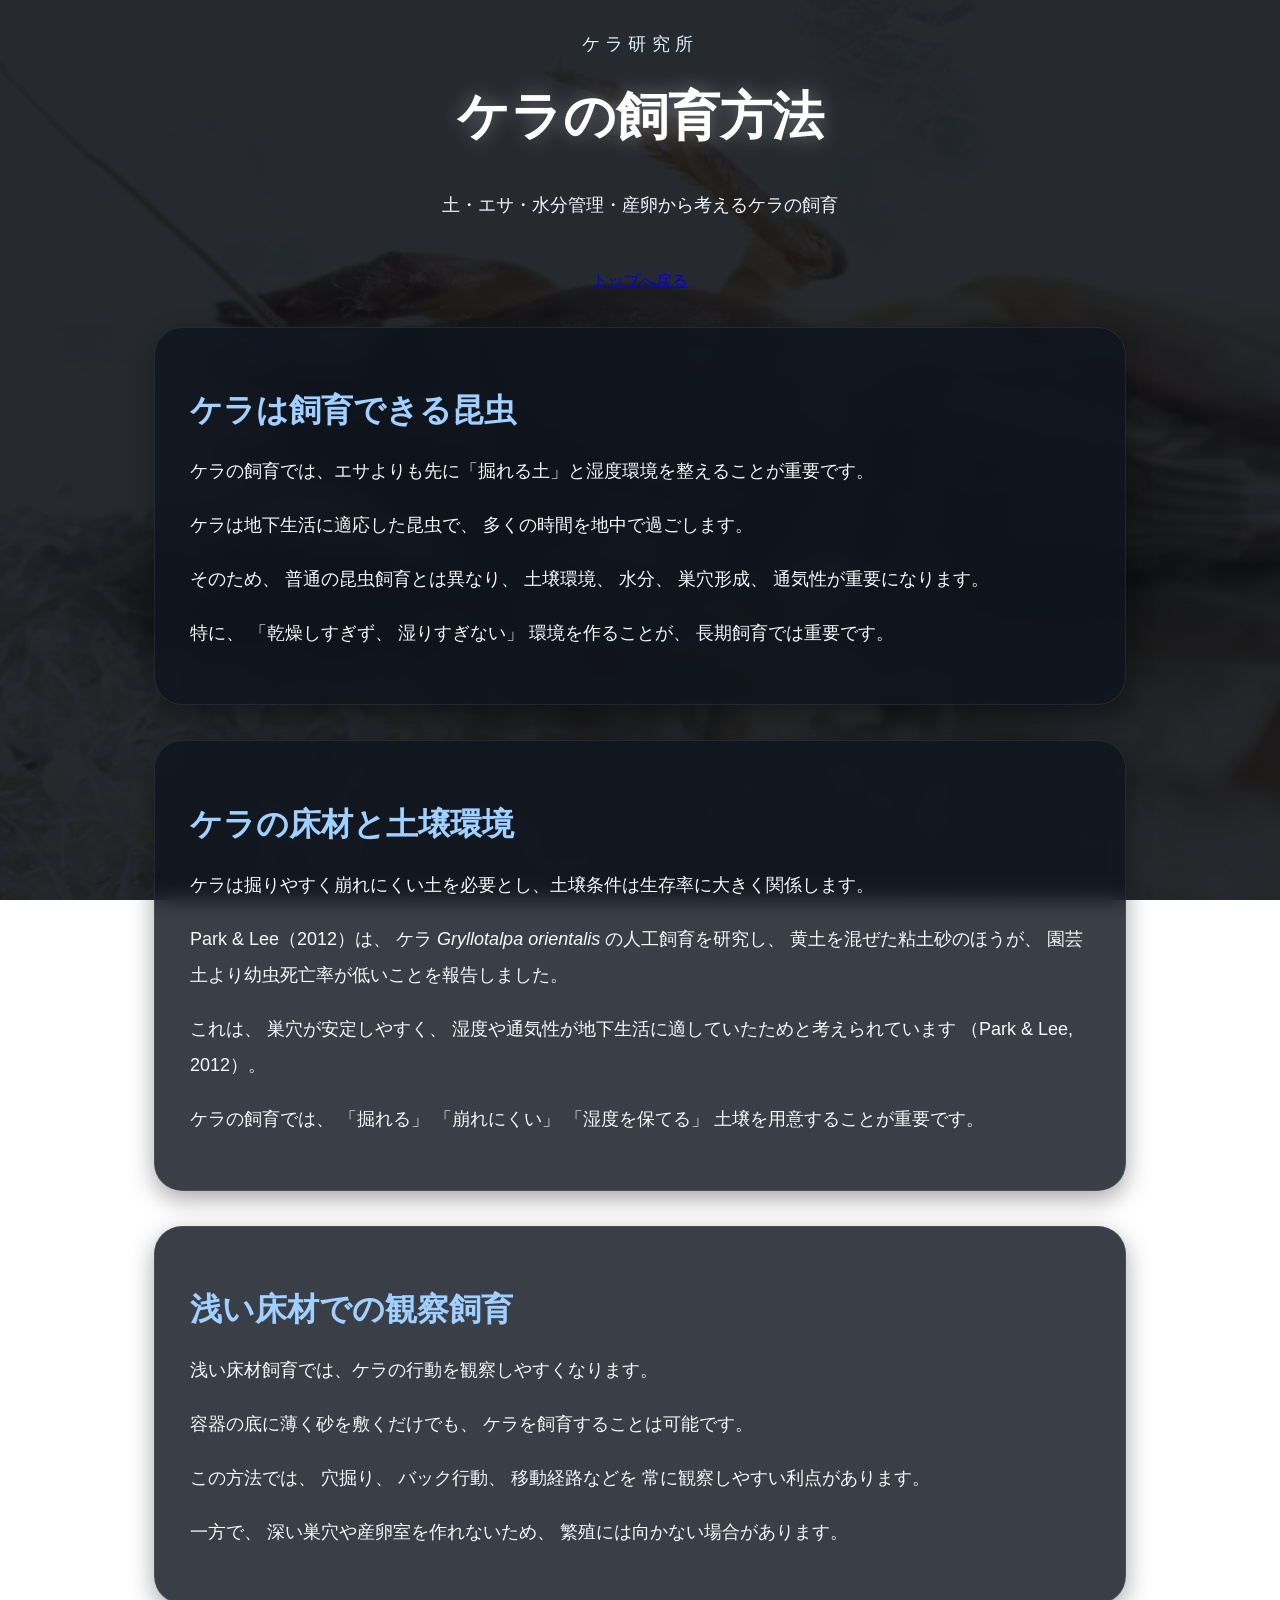
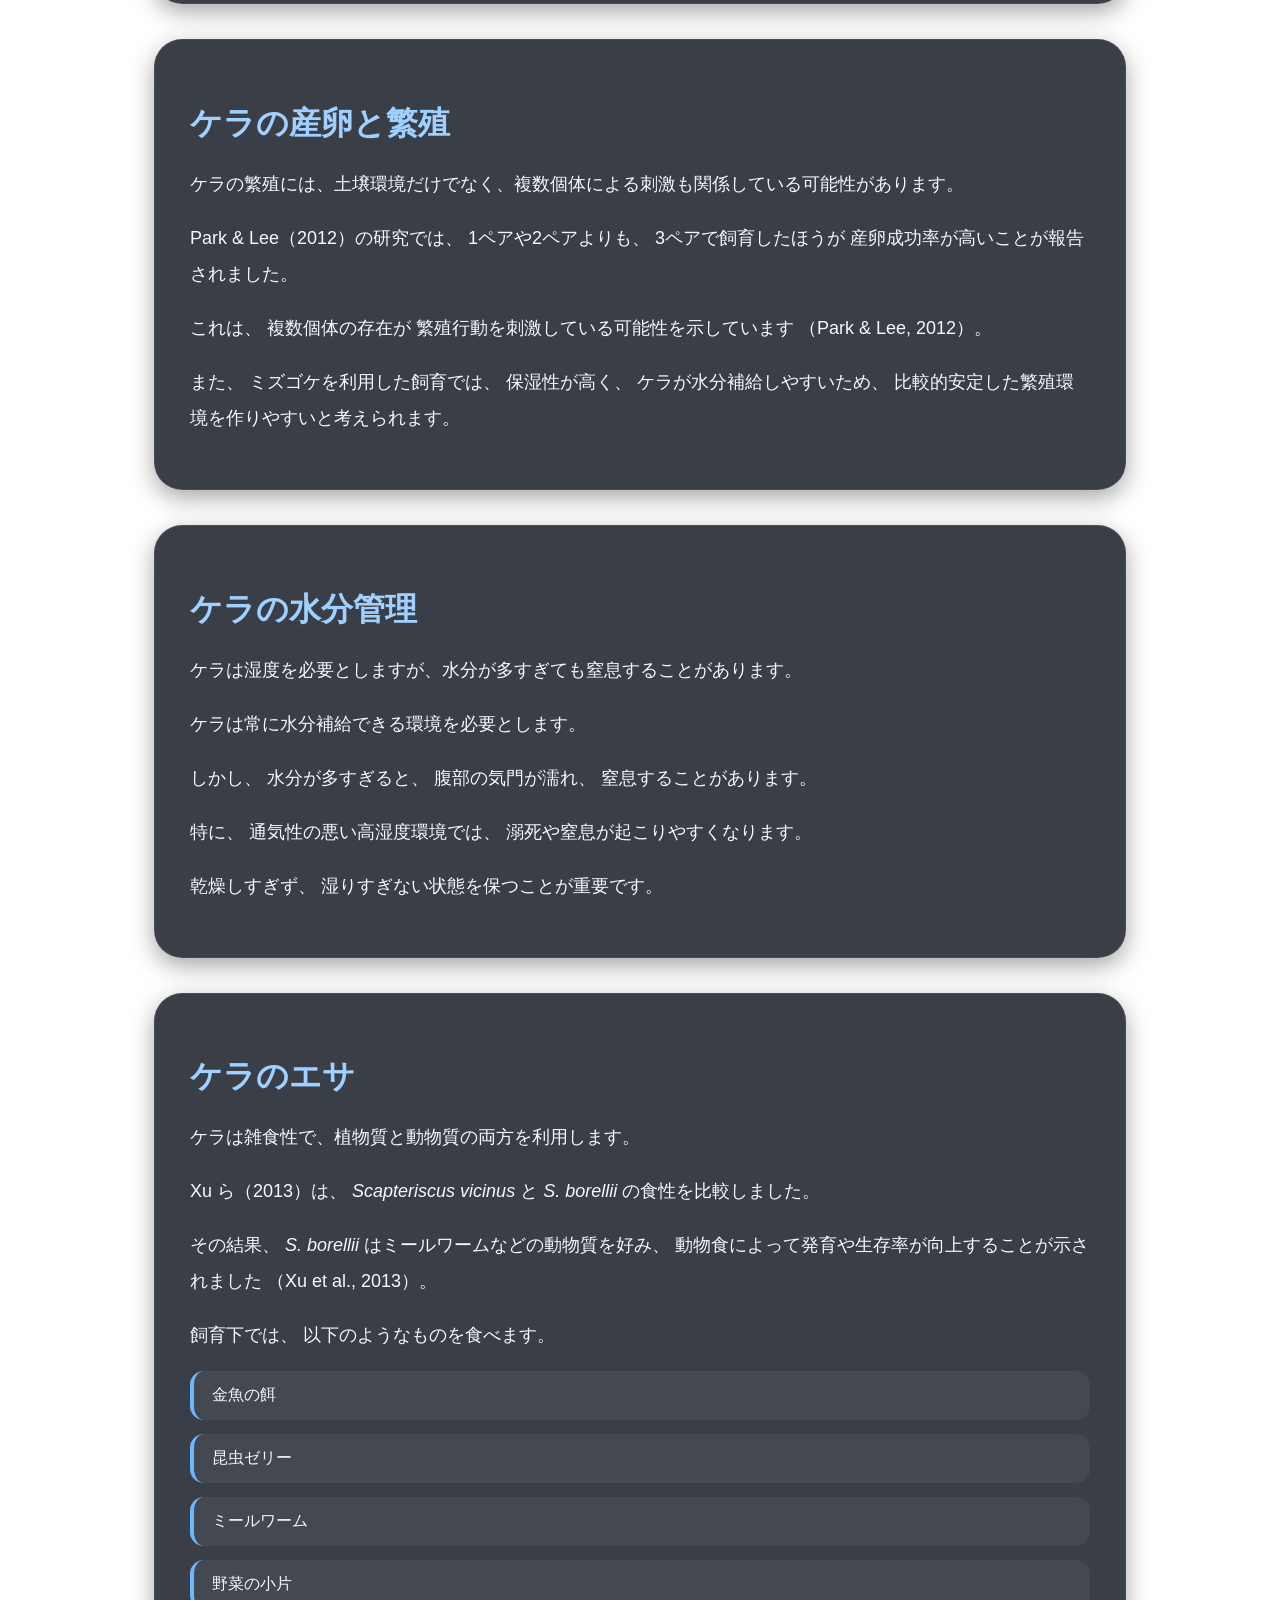
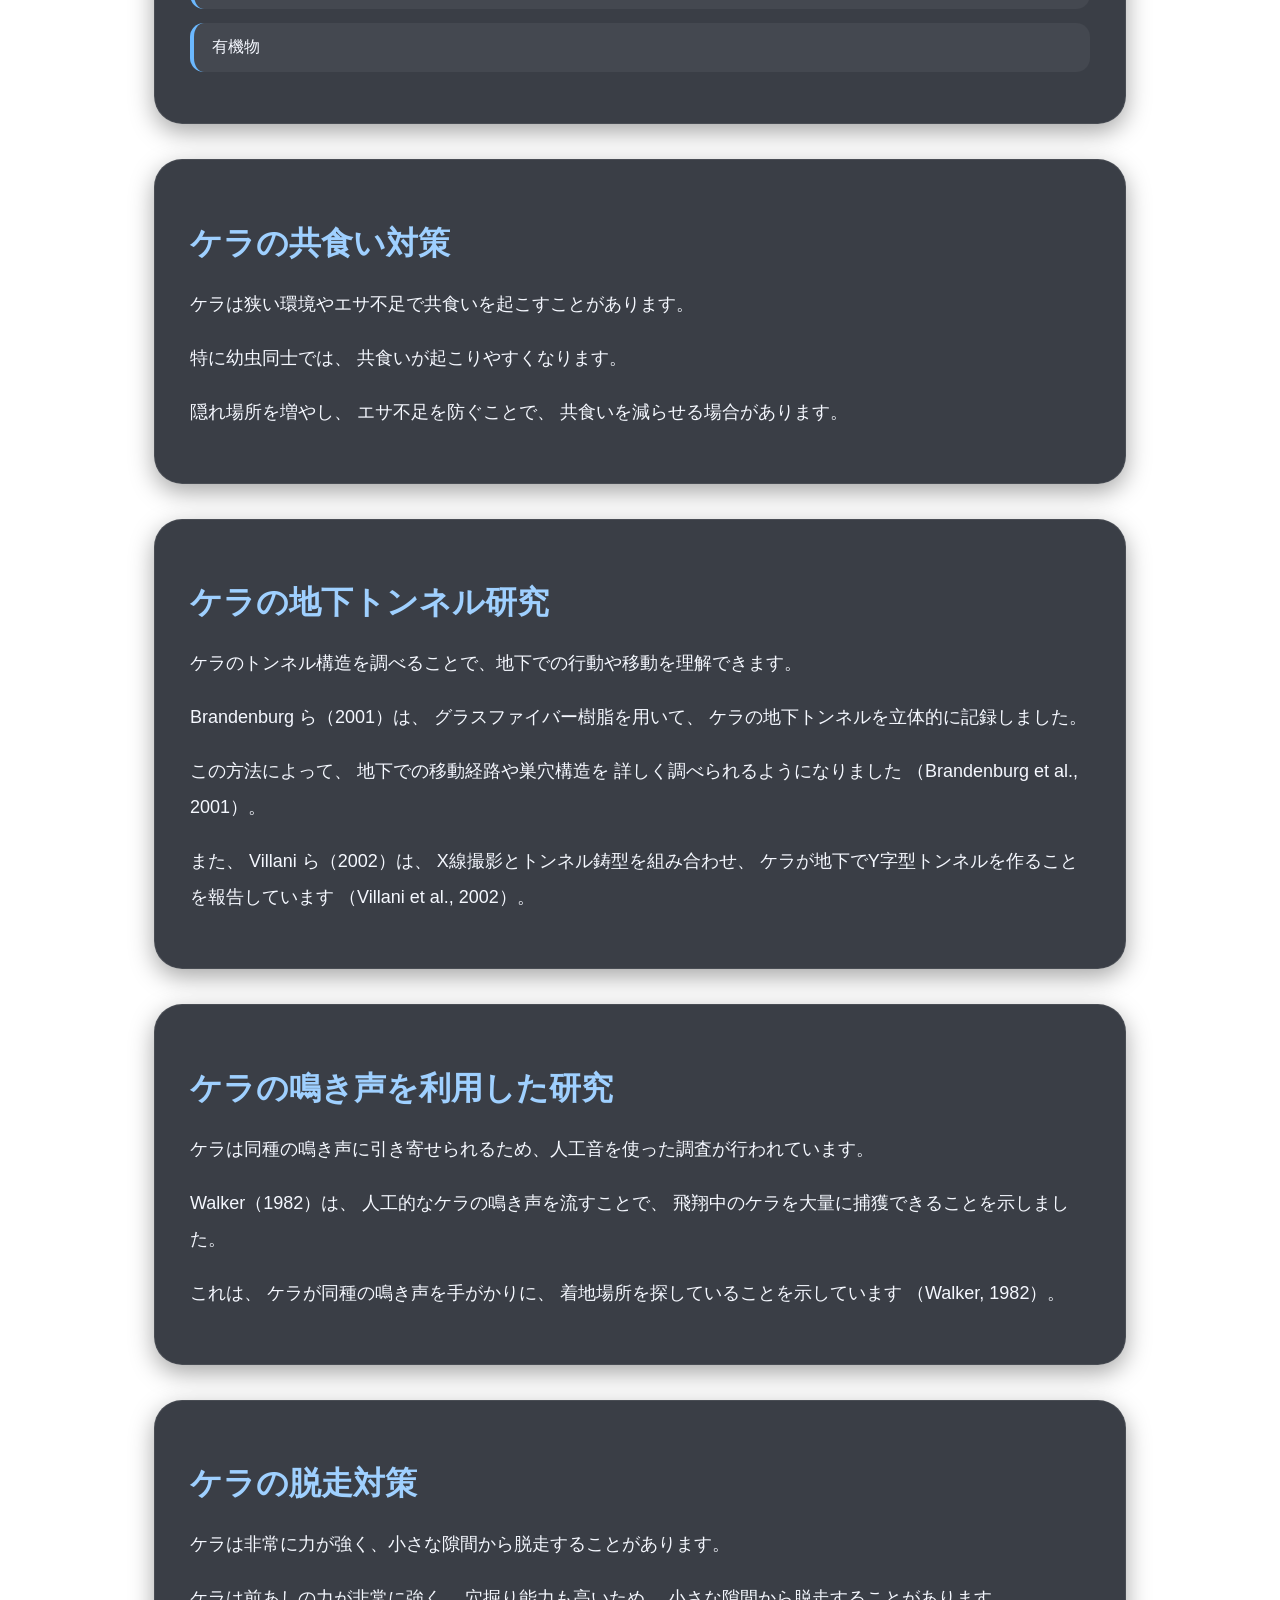
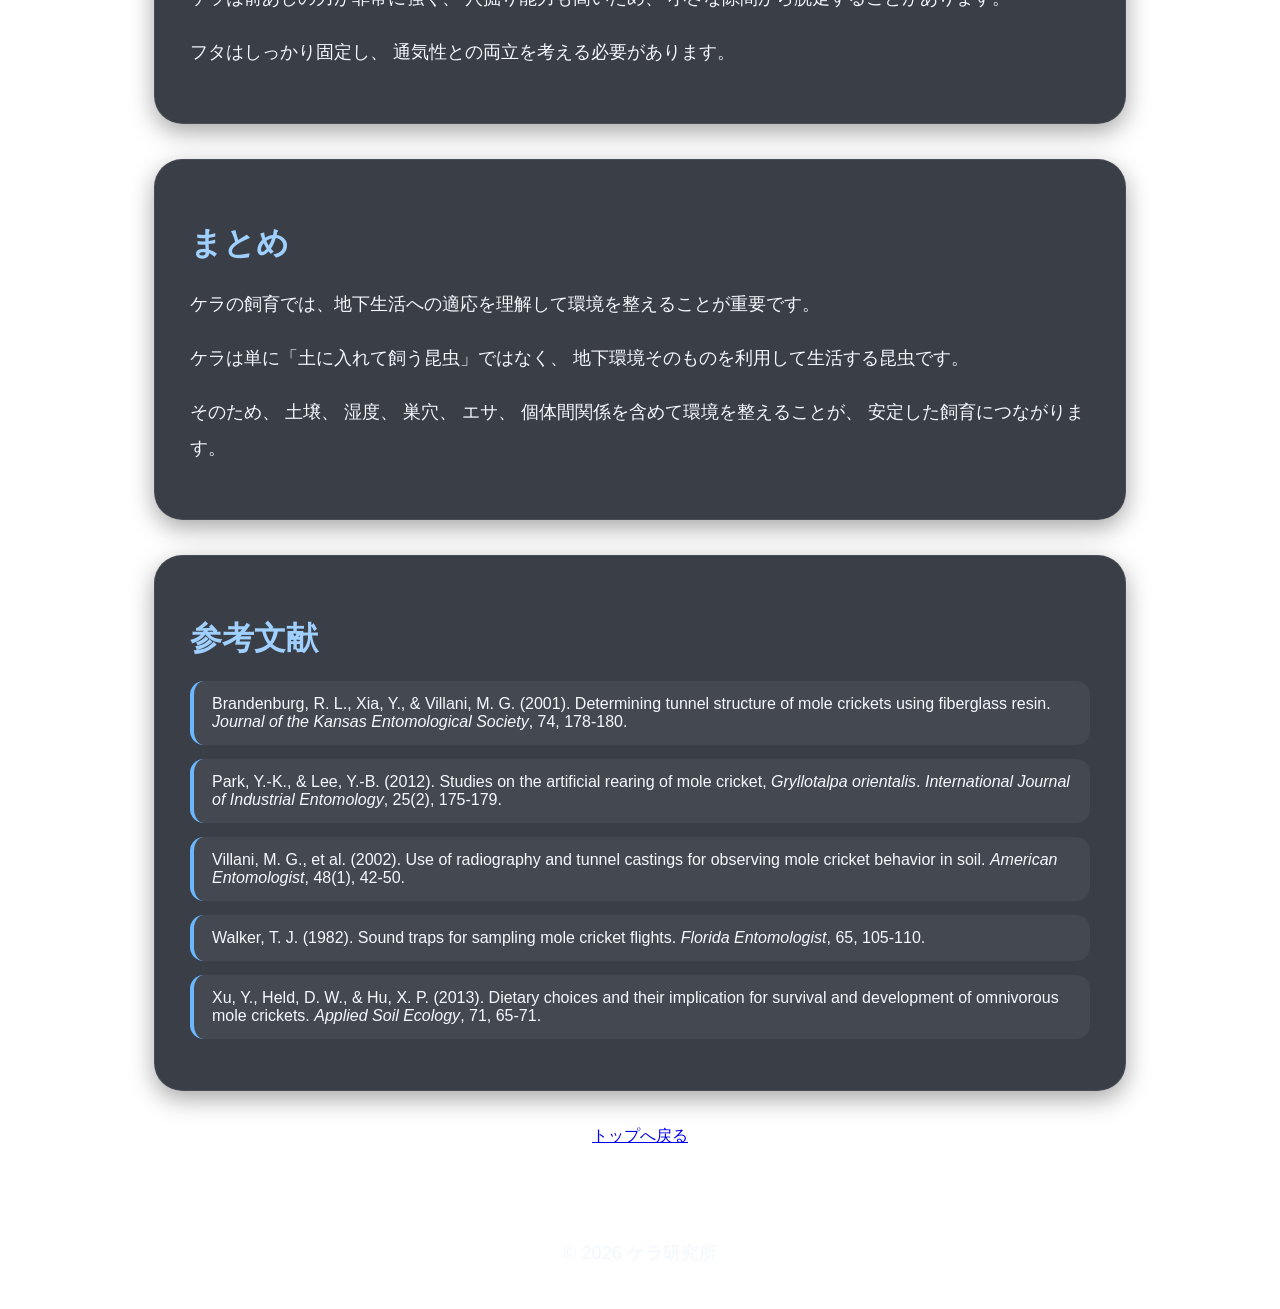
<file: breeding.html>
<!DOCTYPE html>
<html lang="ja">

<head>

  <meta charset="UTF-8">

  <meta name="viewport"
        content="width=device-width, initial-scale=1.0">

  <!-- SEO -->

  <title>
    ケラの飼育方法｜土・エサ・水分管理・産卵｜ケラ研究所
  </title>

  <meta name="description"
        content="ケラ研究所によるケラの飼育方法まとめ。床材、土壌、水分管理、エサ、産卵、繁殖、共食い、脱走対策を研究論文をもとに一般向けに解説します。">

  <meta name="keywords"
        content="ケラ 飼育,オケラ 飼育,ケラ エサ,ケラ 産卵,ケラ 繁殖,ケラ 土,ケラ 水分管理,ケラ 幼虫,ケラ 研究所,Gryllotalpa orientalis">

  <meta name="author"
        content="ケラ研究所">

  <meta name="application-name"
        content="ケラ研究所">

  <meta property="og:site_name"
        content="ケラ研究所">

  <meta property="og:title"
        content="ケラの飼育方法｜ケラ研究所">

  <meta property="og:description"
        content="ケラの床材、エサ、水分管理、産卵、繁殖、脱走対策を研究論文をもとに解説。">

  <meta property="og:type"
        content="article">

  <meta property="og:url"
        content="https://hirayu1120.github.io/mollcricket/breeding.html">

  <meta property="og:image"
        content="https://hirayu1120.github.io/mollcricket/kera.jpg">

  <link rel="canonical"
        href="https://hirayu1120.github.io/mollcricket/breeding.html">

  <meta name="twitter:card"
        content="summary_large_image">

  <meta name="twitter:title"
        content="ケラの飼育方法｜ケラ研究所">

  <meta name="twitter:description"
        content="ケラの飼育環境、土、エサ、水分管理、繁殖をわかりやすく解説。">

  <!-- favicon -->

  <link rel="icon"
        type="image/png"
        href="favicon.png">

  <link rel="apple-touch-icon"
        href="favicon.png">

  <!-- CSS -->

  <link rel="stylesheet"
        href="style.css">

</head>

<body class="dark-theme">

<header>

  <p class="site-name">
    ケラ研究所
  </p>

  <h1>
    ケラの飼育方法
  </h1>

  <p>
    土・エサ・水分管理・産卵から考えるケラの飼育
  </p>

</header>

<nav>

  <a href="index.html">
    トップへ戻る
  </a>

</nav>

<main>

  <section>

    <h2>
      ケラは飼育できる昆虫
    </h2>

    <p class="section-point">
      ケラの飼育では、エサよりも先に「掘れる土」と湿度環境を整えることが重要です。
    </p>

    <p>
      ケラは地下生活に適応した昆虫で、
      多くの時間を地中で過ごします。
    </p>

    <p>
      そのため、
      普通の昆虫飼育とは異なり、
      土壌環境、
      水分、
      巣穴形成、
      通気性が重要になります。
    </p>

    <p>
      特に、
      「乾燥しすぎず、
      湿りすぎない」
      環境を作ることが、
      長期飼育では重要です。
    </p>

  </section>

  <section>

    <h2>
      ケラの床材と土壌環境
    </h2>

    <p class="section-point">
      ケラは掘りやすく崩れにくい土を必要とし、土壌条件は生存率に大きく関係します。
    </p>

    <p>
      Park &amp; Lee（2012）は、
      ケラ
      <em>Gryllotalpa orientalis</em>
      の人工飼育を研究し、
      黄土を混ぜた粘土砂のほうが、
      園芸土より幼虫死亡率が低いことを報告しました。
    </p>

    <p>
      これは、
      巣穴が安定しやすく、
      湿度や通気性が地下生活に適していたためと考えられています
      （Park &amp; Lee, 2012）。
    </p>

    <p>
      ケラの飼育では、
      「掘れる」
      「崩れにくい」
      「湿度を保てる」
      土壌を用意することが重要です。
    </p>

  </section>

  <section>

    <h2>
      浅い床材での観察飼育
    </h2>

    <p class="section-point">
      浅い床材飼育では、ケラの行動を観察しやすくなります。
    </p>

    <p>
      容器の底に薄く砂を敷くだけでも、
      ケラを飼育することは可能です。
    </p>

    <p>
      この方法では、
      穴掘り、
      バック行動、
      移動経路などを
      常に観察しやすい利点があります。
    </p>

    <p>
      一方で、
      深い巣穴や産卵室を作れないため、
      繁殖には向かない場合があります。
    </p>

  </section>

  <section>

    <h2>
      ケラの産卵と繁殖
    </h2>

    <p class="section-point">
      ケラの繁殖には、土壌環境だけでなく、複数個体による刺激も関係している可能性があります。
    </p>

    <p>
      Park &amp; Lee（2012）の研究では、
      1ペアや2ペアよりも、
      3ペアで飼育したほうが
      産卵成功率が高いことが報告されました。
    </p>

    <p>
      これは、
      複数個体の存在が
      繁殖行動を刺激している可能性を示しています
      （Park &amp; Lee, 2012）。
    </p>

    <p>
      また、
      ミズゴケを利用した飼育では、
      保湿性が高く、
      ケラが水分補給しやすいため、
      比較的安定した繁殖環境を作りやすいと考えられます。
    </p>

  </section>

  <section>

    <h2>
      ケラの水分管理
    </h2>

    <p class="section-point">
      ケラは湿度を必要としますが、水分が多すぎても窒息することがあります。
    </p>

    <p>
      ケラは常に水分補給できる環境を必要とします。
    </p>

    <p>
      しかし、
      水分が多すぎると、
      腹部の気門が濡れ、
      窒息することがあります。
    </p>

    <p>
      特に、
      通気性の悪い高湿度環境では、
      溺死や窒息が起こりやすくなります。
    </p>

    <p>
      乾燥しすぎず、
      湿りすぎない状態を保つことが重要です。
    </p>

  </section>

  <section>

    <h2>
      ケラのエサ
    </h2>

    <p class="section-point">
      ケラは雑食性で、植物質と動物質の両方を利用します。
    </p>

    <p>
      Xu ら（2013）は、
      <em>Scapteriscus vicinus</em>
      と
      <em>S. borellii</em>
      の食性を比較しました。
    </p>

    <p>
      その結果、
       <em>S. borellii</em>
      はミールワームなどの動物質を好み、
      動物食によって発育や生存率が向上することが示されました
      （Xu et al., 2013）。
    </p>

    <p>
      飼育下では、
      以下のようなものを食べます。
    </p>

    <ul>

      <li>
        金魚の餌
      </li>

      <li>
        昆虫ゼリー
      </li>

      <li>
        ミールワーム
      </li>

      <li>
        野菜の小片
      </li>

      <li>
        有機物
      </li>

    </ul>

  </section>

  <section>

    <h2>
      ケラの共食い対策
    </h2>

    <p class="section-point">
      ケラは狭い環境やエサ不足で共食いを起こすことがあります。
    </p>

    <p>
      特に幼虫同士では、
      共食いが起こりやすくなります。
    </p>

    <p>
      隠れ場所を増やし、
      エサ不足を防ぐことで、
      共食いを減らせる場合があります。
    </p>

  </section>

  <section>

    <h2>
      ケラの地下トンネル研究
    </h2>

    <p class="section-point">
      ケラのトンネル構造を調べることで、地下での行動や移動を理解できます。
    </p>

    <p>
      Brandenburg ら（2001）は、
      グラスファイバー樹脂を用いて、
      ケラの地下トンネルを立体的に記録しました。
    </p>

    <p>
      この方法によって、
      地下での移動経路や巣穴構造を
      詳しく調べられるようになりました
      （Brandenburg et al., 2001）。
    </p>

    <p>
      また、
      Villani ら（2002）は、
      X線撮影とトンネル鋳型を組み合わせ、
      ケラが地下でY字型トンネルを作ることを報告しています
      （Villani et al., 2002）。
    </p>

  </section>

  <section>

    <h2>
      ケラの鳴き声を利用した研究
    </h2>

    <p class="section-point">
      ケラは同種の鳴き声に引き寄せられるため、人工音を使った調査が行われています。
    </p>

    <p>
      Walker（1982）は、
      人工的なケラの鳴き声を流すことで、
      飛翔中のケラを大量に捕獲できることを示しました。
    </p>

    <p>
      これは、
      ケラが同種の鳴き声を手がかりに、
      着地場所を探していることを示しています
      （Walker, 1982）。
    </p>

  </section>

  <section>

    <h2>
      ケラの脱走対策
    </h2>

    <p class="section-point">
      ケラは非常に力が強く、小さな隙間から脱走することがあります。
    </p>

    <p>
      ケラは前あしの力が非常に強く、
      穴掘り能力も高いため、
      小さな隙間から脱走することがあります。
    </p>

    <p>
      フタはしっかり固定し、
      通気性との両立を考える必要があります。
    </p>

  </section>

  <section>

    <h2>
      まとめ
    </h2>

    <p class="section-point">
      ケラの飼育では、地下生活への適応を理解して環境を整えることが重要です。
    </p>

    <p>
      ケラは単に「土に入れて飼う昆虫」ではなく、
      地下環境そのものを利用して生活する昆虫です。
    </p>

    <p>
      そのため、
      土壌、
      湿度、
      巣穴、
      エサ、
      個体間関係を含めて環境を整えることが、
      安定した飼育につながります。
    </p>

  </section>

  <section>

    <h2>
      参考文献
    </h2>

    <ul class="references">

      <li>
        Brandenburg, R. L., Xia, Y., &amp; Villani, M. G. (2001).
        Determining tunnel structure of mole crickets using fiberglass resin.
        <em>Journal of the Kansas Entomological Society</em>, 74, 178-180.
      </li>

      <li>
        Park, Y.-K., &amp; Lee, Y.-B. (2012).
        Studies on the artificial rearing of mole cricket,
        <em>Gryllotalpa orientalis</em>.
        <em>International Journal of Industrial Entomology</em>, 25(2), 175-179.
      </li>

      <li>
        Villani, M. G., et al. (2002).
        Use of radiography and tunnel castings for observing mole cricket behavior in soil.
        <em>American Entomologist</em>, 48(1), 42-50.
      </li>

      <li>
        Walker, T. J. (1982).
        Sound traps for sampling mole cricket flights.
        <em>Florida Entomologist</em>, 65, 105-110.
      </li>

      <li>
        Xu, Y., Held, D. W., &amp; Hu, X. P. (2013).
        Dietary choices and their implication for survival and development of omnivorous mole crickets.
        <em>Applied Soil Ecology</em>, 71, 65-71.
      </li>

    </ul>

  </section>

  <nav class="bottom-nav">

    <a href="index.html">
      トップへ戻る
    </a>

  </nav>

</main>

<footer>

  <p>&copy; 2026 ケラ研究所</p>

</footer>

</body>

</html>
</file>
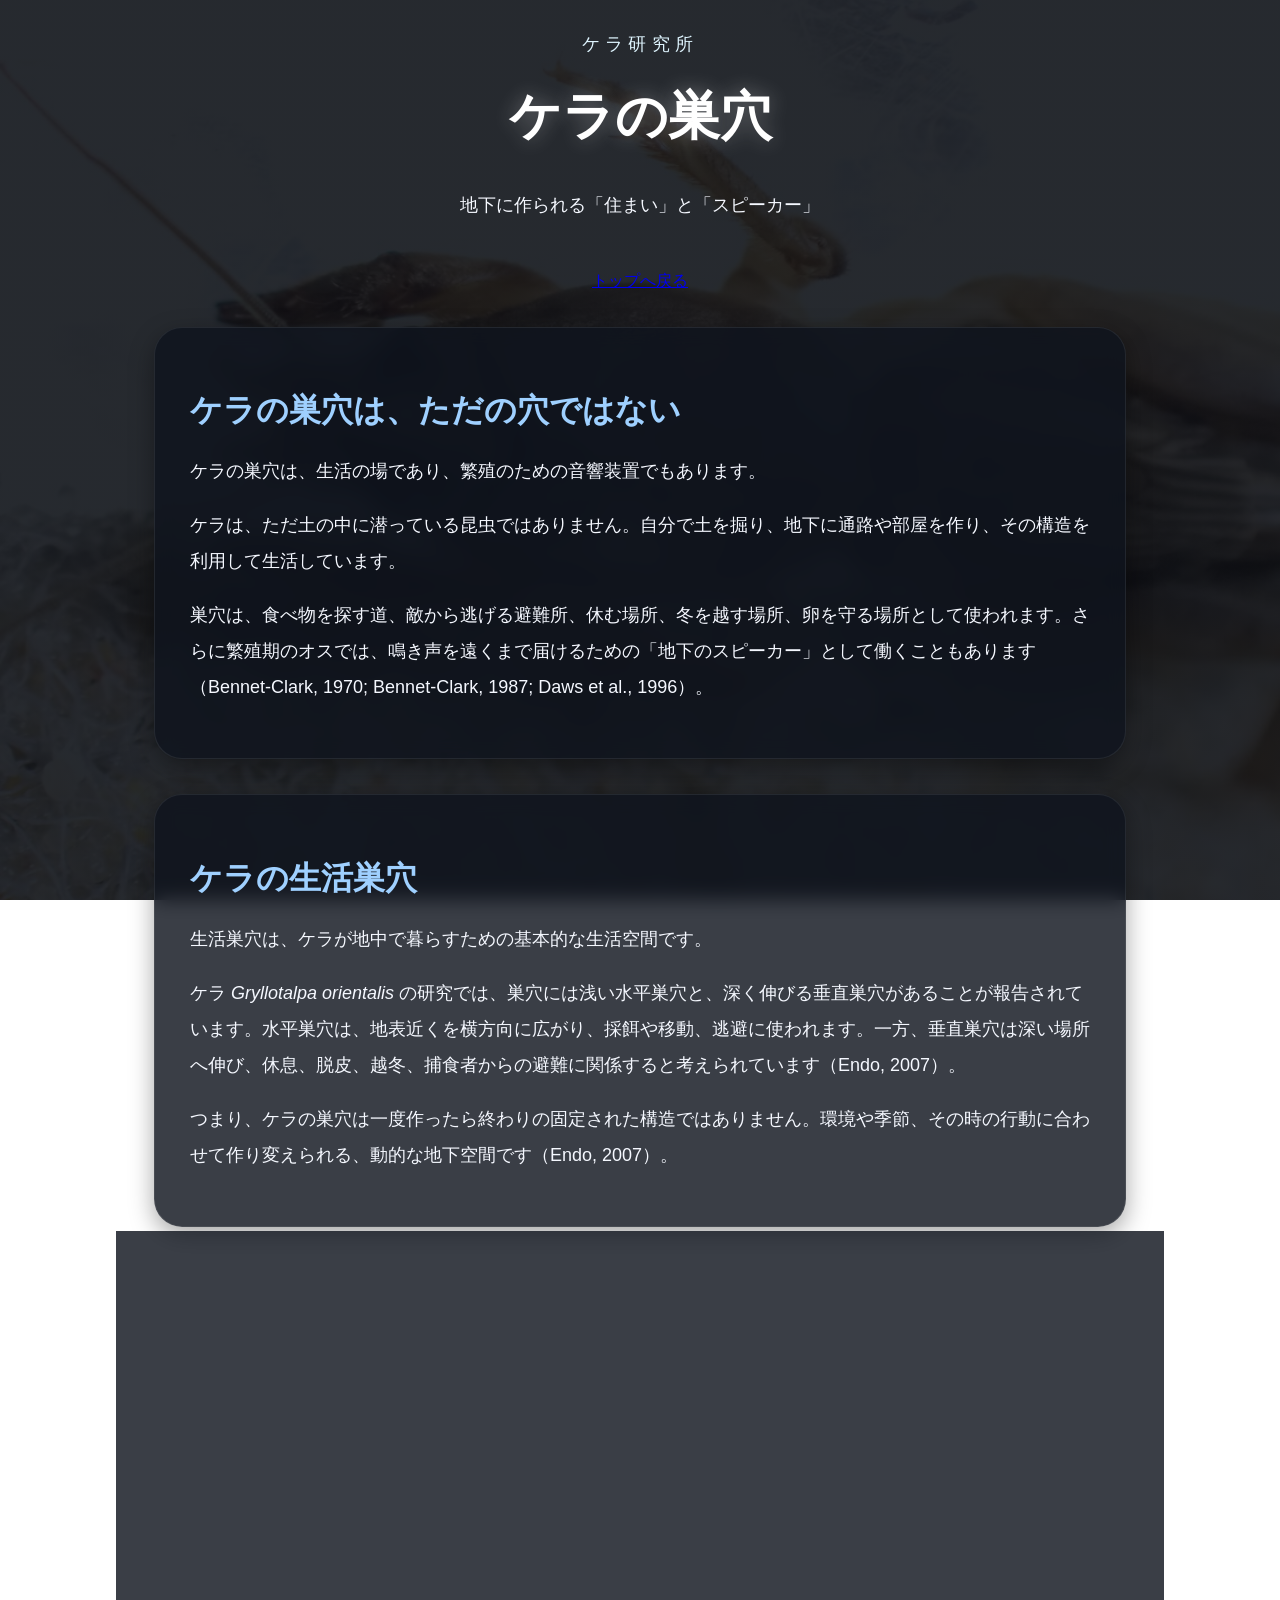
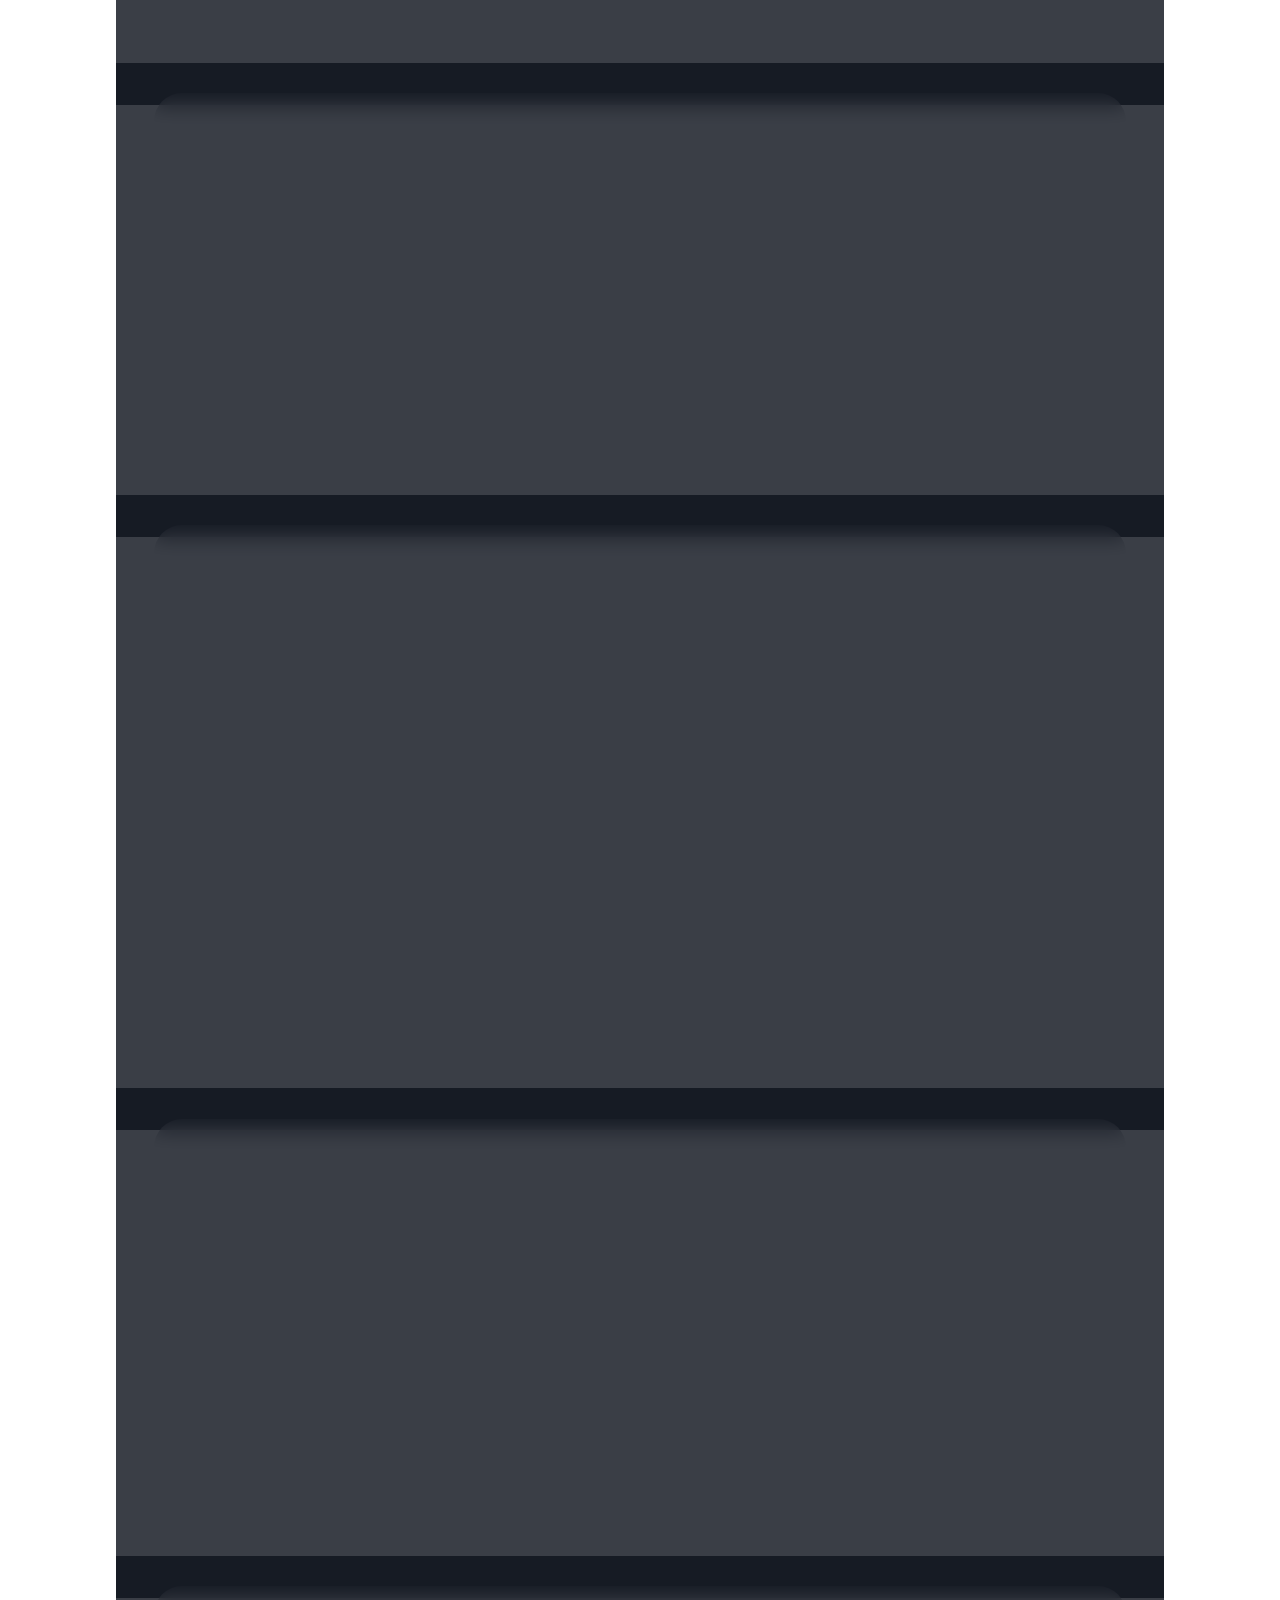
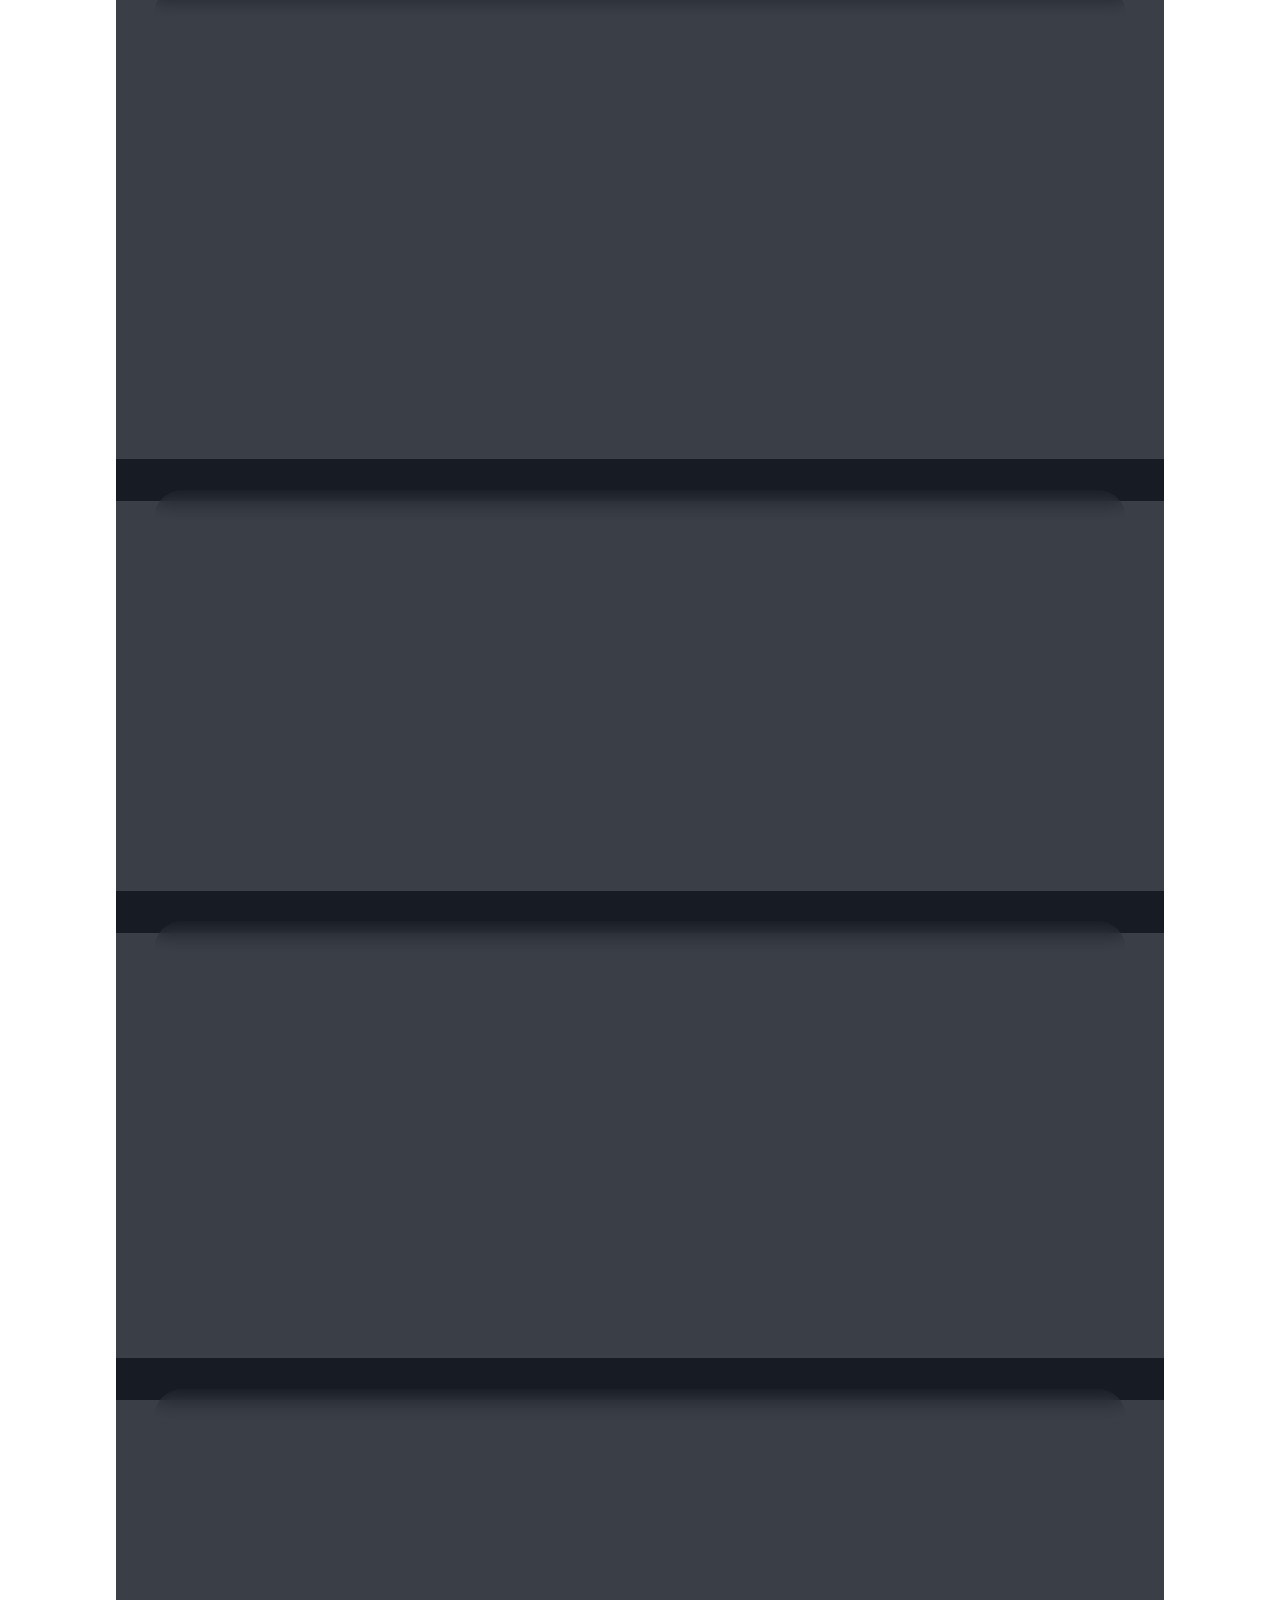
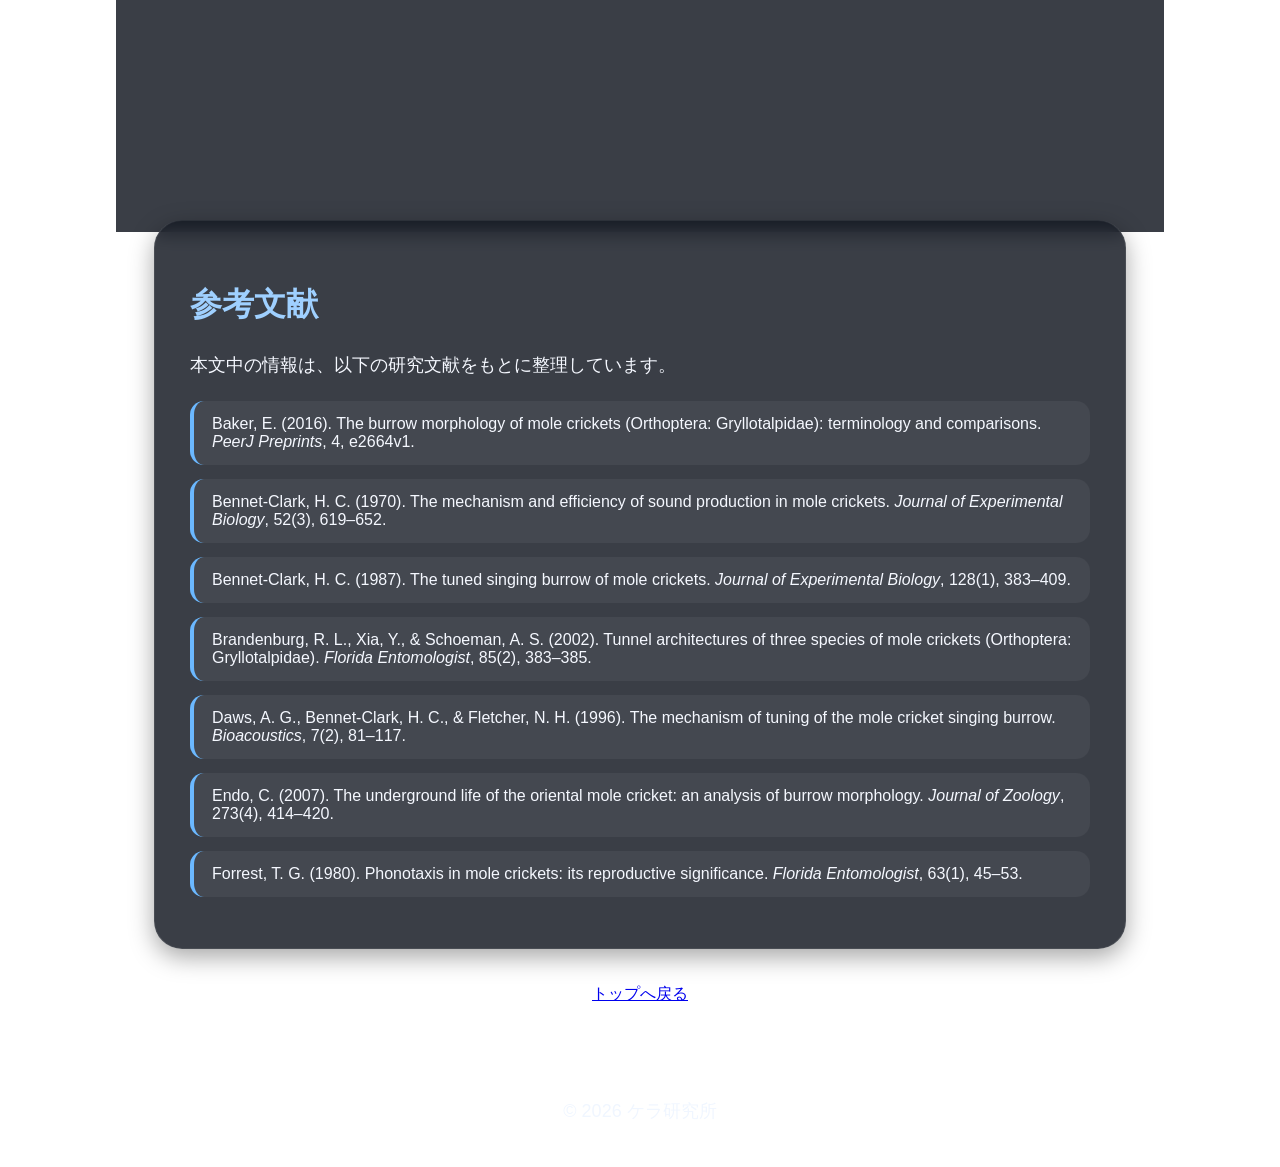
<file: burrow.html>
<!DOCTYPE html>
<html lang="ja">

<head>
  <meta charset="UTF-8">
  <meta name="viewport" content="width=device-width, initial-scale=1.0">

  <title>
    ケラの巣穴と地下生活｜鳴き室・産卵室・音響巣穴｜ケラ研究所
  </title>

  <meta name="description"
        content="ケラ研究所による、ケラの巣穴と地下生活の解説ページ。生活巣穴、鳴き室、産卵室、音響巣穴、トンネル構造、鳴き声の増幅について研究論文をもとに紹介します。">

  <meta name="keywords"
        content="ケラ,ケラ 巣穴,ケラ 鳴き室,ケラ 産卵室,ケラ 地下生活,モグラコオロギ,音響巣穴,Gryllotalpa">

  <meta name="author"
        content="ケラ研究所">

  <meta property="og:title"
        content="ケラの巣穴と地下生活｜ケラ研究所">

  <meta property="og:description"
        content="ケラの巣穴、鳴き室、音響巣穴、地下生活を研究論文とともに解説。">

  <meta property="og:type"
        content="article">

  <meta property="og:site_name"
        content="ケラ研究所">

  <meta name="twitter:card"
        content="summary_large_image">

  <link rel="icon" type="image/png" href="favicon.png">
  <link rel="apple-touch-icon" href="favicon.png">
  <link rel="stylesheet" href="style.css">
</head>

<body class="dark-theme">

<header>
  <p class="site-name">
    ケラ研究所
  </p>

  <h1>
    ケラの巣穴
  </h1>

  <p>
    地下に作られる「住まい」と「スピーカー」
  </p>
</header>

<nav>
  <a href="index.html">トップへ戻る</a>
</nav>

<main>

  <section>
    <h2>ケラの巣穴は、ただの穴ではない</h2>
    <p class="section-point">
      ケラの巣穴は、生活の場であり、繁殖のための音響装置でもあります。
    </p>

    <p>
      ケラは、ただ土の中に潜っている昆虫ではありません。自分で土を掘り、地下に通路や部屋を作り、その構造を利用して生活しています。
    </p>

    <p>
      巣穴は、食べ物を探す道、敵から逃げる避難所、休む場所、冬を越す場所、卵を守る場所として使われます。さらに繁殖期のオスでは、鳴き声を遠くまで届けるための「地下のスピーカー」として働くこともあります（Bennet-Clark, 1970; Bennet-Clark, 1987; Daws et al., 1996）。
    </p>
  </section>

  <section>
    <h2>ケラの生活巣穴</h2>
    <p class="section-point">
      生活巣穴は、ケラが地中で暮らすための基本的な生活空間です。
    </p>

    <p>
      ケラ <em>Gryllotalpa orientalis</em> の研究では、巣穴には浅い水平巣穴と、深く伸びる垂直巣穴があることが報告されています。水平巣穴は、地表近くを横方向に広がり、採餌や移動、逃避に使われます。一方、垂直巣穴は深い場所へ伸び、休息、脱皮、越冬、捕食者からの避難に関係すると考えられています（Endo, 2007）。
    </p>

    <p>
      つまり、ケラの巣穴は一度作ったら終わりの固定された構造ではありません。環境や季節、その時の行動に合わせて作り変えられる、動的な地下空間です（Endo, 2007）。
    </p>
  </section>

  <section>
    <h2>ケラの産卵室</h2>
    <p class="section-point">
      産卵室は、卵や幼虫を乾燥や外敵から守るための重要な場所です。
    </p>

    <p>
      メスのケラは、地中に産卵のための部屋を作ることがあります。ケラでは、卵室が水平巣穴の横に作られることが報告されています（Endo, 2007）。
    </p>

    <p>
      地中は地表に比べて湿度が保たれやすく、卵が乾燥しにくい環境です。さらに、土の中に作られた卵室は、外敵から卵を守る役割も持つと考えられます。
    </p>
  </section>

  <section>
    <h2>ケラの鳴き室と音響巣穴</h2>
    <p class="section-point">
      オスのケラは、鳴き声を遠くまで響かせるために、特別な形の巣穴を作ることがあります。
    </p>

    <p>
      ケラの巣穴研究で特に面白いのが、オスが鳴くために作る音響巣穴です。種によっては、巣穴の入口がラッパのように広がり、鳴き声を外へ効率よく放射する構造になります（Bennet-Clark, 1970; Bennet-Clark, 1987）。
    </p>

    <p>
      これは単なる「反響する穴」ではありません。翅で作った音を、土でできた巣穴が受け止め、より大きく、遠くまで届く音に変える仕組みだと考えられています（Bennet-Clark, 1987; Daws et al., 1996）。
    </p>
  </section>

  <section>
    <h2>音響巣穴のしくみ</h2>
    <p class="section-point">
      音響巣穴は、ラッパ状の開口部や内部の膨らみによって、鳴き声を効率よく外へ届けます。
    </p>

    <p>
      音響巣穴には、音を外へ出すラッパ状の部分、内部の膨らみ、くびれた部分、生活巣穴へつながる出口トンネルなどがあります。これらの部品は、研究では horn、bulb、throat、exit tunnel などの用語で整理されることがあります（Baker, 2016）。
    </p>

    <p>
      <em>Gryllotalpa australis</em> の研究では、鳴く個体が巣穴内のくびれ付近に位置し、約2.5 kHzの鳴き声を出すことが示されています。また、巣穴の形は音を外へ放射するうえで非常に効率的な構造だと考えられています（Daws et al., 1996）。
    </p>

    <p>
      <strong>注意：</strong>Baker（2016）は PeerJ Preprints に掲載されたプレプリントです。そのため、このページでは主に用語整理や比較の参考として扱います。
    </p>
  </section>

  <section>
    <h2>ケラは巣穴で鳴き声を調整する</h2>
    <p class="section-point">
      オスは巣穴を作りながら音を調整し、よりよく響く鳴き声に近づけていきます。
    </p>

    <p>
      Bennet-Clark（1987）は、ケラの一種が鳴くための巣穴を作る過程を調べました。オスは掘削と鳴き声を繰り返しながら巣穴を整えます。その結果、巣穴が完成に近づくにつれて、鳴き声は最大18 dB大きくなり、音もより純粋になることが報告されています（Bennet-Clark, 1987）。
    </p>

    <p>
      これは、ケラがただ鳴いているだけではなく、土でできた構造を使って自分の鳴き声を調整していることを示しています。まさに、地下に自分専用の音響装置を作っているといえます。
    </p>
  </section>

  <section>
    <h2>鳴き声とメスの選択</h2>
    <p class="section-point">
      よく響く大きな鳴き声は、メスを引き寄せるうえで重要な手がかりになる可能性があります。
    </p>

    <p>
      Forrest（1980）は、ケラの鳴き声に引き寄せられる行動を調べました。その研究では、鳴き声の強いオスほど多くの個体を引き寄せることが示されています。自然に鳴いているオスを比べると、音の強いオスは、音の弱いオスの約10倍の個体を引き寄せました（Forrest, 1980）。
    </p>

    <p>
      また、人工的な音源を使って音量だけを変えた実験でも、大きな音のほうに多くの個体が集まりました。これは、メスが単に近くの音に反応しているだけでなく、鳴き声の強さを手がかりにしている可能性を示しています（Forrest, 1980）。
    </p>
  </section>

  <section>
    <h2>土壌水分と鳴き声の関係</h2>
    <p class="section-point">
      湿った土は巣穴を作りやすく、鳴き声をよく響かせる条件になる可能性があります。
    </p>

    <p>
      Forrest（1980）は、雨の後にオスの鳴き声が強くなり、土が乾くと鳴き声が弱くなる傾向を報告しています。湿った土のほうが巣穴の形を保ちやすく、音を増幅する構造を作りやすいのかもしれません（Forrest, 1980）。
    </p>

    <p>
      つまり、ケラの鳴き声は、体の中の発音器官だけで決まるものではありません。土壌水分や巣穴の形など、外部環境と深く結びついています。
    </p>
  </section>

  <section>
    <h2>種によって違うトンネル構造</h2>
    <p class="section-point">
      ケラの巣穴構造は種によって異なり、食性や行動の違いを反映している可能性があります。
    </p>

    <p>
      Brandenburg ら（2002）は、3種のケラのトンネルを樹脂で型取りし、巣穴構造を比較しました。その結果、種によってY字型、逆Y字型、より短いトンネルなど、異なる構造が見られました（Brandenburg et al., 2002）。
    </p>

    <p>
      こうした違いは、食べ物の種類、地中での移動のしかた、捕食者からの逃げ方、土壌の硬さなどと関係している可能性があります。巣穴を見ることで、その種がどのように地下で暮らしているのかを読み取る手がかりになります。
    </p>
  </section>

  <section>
    <h2>まとめ</h2>
    <p class="section-point">
      ケラは土の中に「住まい」と「音響装置」を作って生きる、とてもユニークな昆虫です。
    </p>

    <p>
      ケラの巣穴は、ただの穴ではありません。生活のための通路であり、避難所であり、産卵場所であり、繁殖期のオスにとっては鳴き声を響かせるスピーカーでもあります。
    </p>

    <p>
      土を掘り、形を整え、その構造を使って生きるケラは、地下環境と一体になって暮らす昆虫です。巣穴を見れば、ケラの生き方そのものが見えてきます。
    </p>
  </section>

  <section>
    <h2>参考文献</h2>
    <p class="section-point">
      本文中の情報は、以下の研究文献をもとに整理しています。
    </p>

    <ul class="references">
      <li>Baker, E. (2016). The burrow morphology of mole crickets (Orthoptera: Gryllotalpidae): terminology and comparisons. <em>PeerJ Preprints</em>, 4, e2664v1.</li>
      <li>Bennet-Clark, H. C. (1970). The mechanism and efficiency of sound production in mole crickets. <em>Journal of Experimental Biology</em>, 52(3), 619–652.</li>
      <li>Bennet-Clark, H. C. (1987). The tuned singing burrow of mole crickets. <em>Journal of Experimental Biology</em>, 128(1), 383–409.</li>
      <li>Brandenburg, R. L., Xia, Y., &amp; Schoeman, A. S. (2002). Tunnel architectures of three species of mole crickets (Orthoptera: Gryllotalpidae). <em>Florida Entomologist</em>, 85(2), 383–385.</li>
      <li>Daws, A. G., Bennet-Clark, H. C., &amp; Fletcher, N. H. (1996). The mechanism of tuning of the mole cricket singing burrow. <em>Bioacoustics</em>, 7(2), 81–117.</li>
      <li>Endo, C. (2007). The underground life of the oriental mole cricket: an analysis of burrow morphology. <em>Journal of Zoology</em>, 273(4), 414–420.</li>
      <li>Forrest, T. G. (1980). Phonotaxis in mole crickets: its reproductive significance. <em>Florida Entomologist</em>, 63(1), 45–53.</li>
    </ul>
  </section>

  <nav class="bottom-nav">
    <a href="index.html">トップへ戻る</a>
  </nav>

</main>

<footer>
  <p>&copy; 2026 ケラ研究所</p>
</footer>

</body>
</html>
</file>
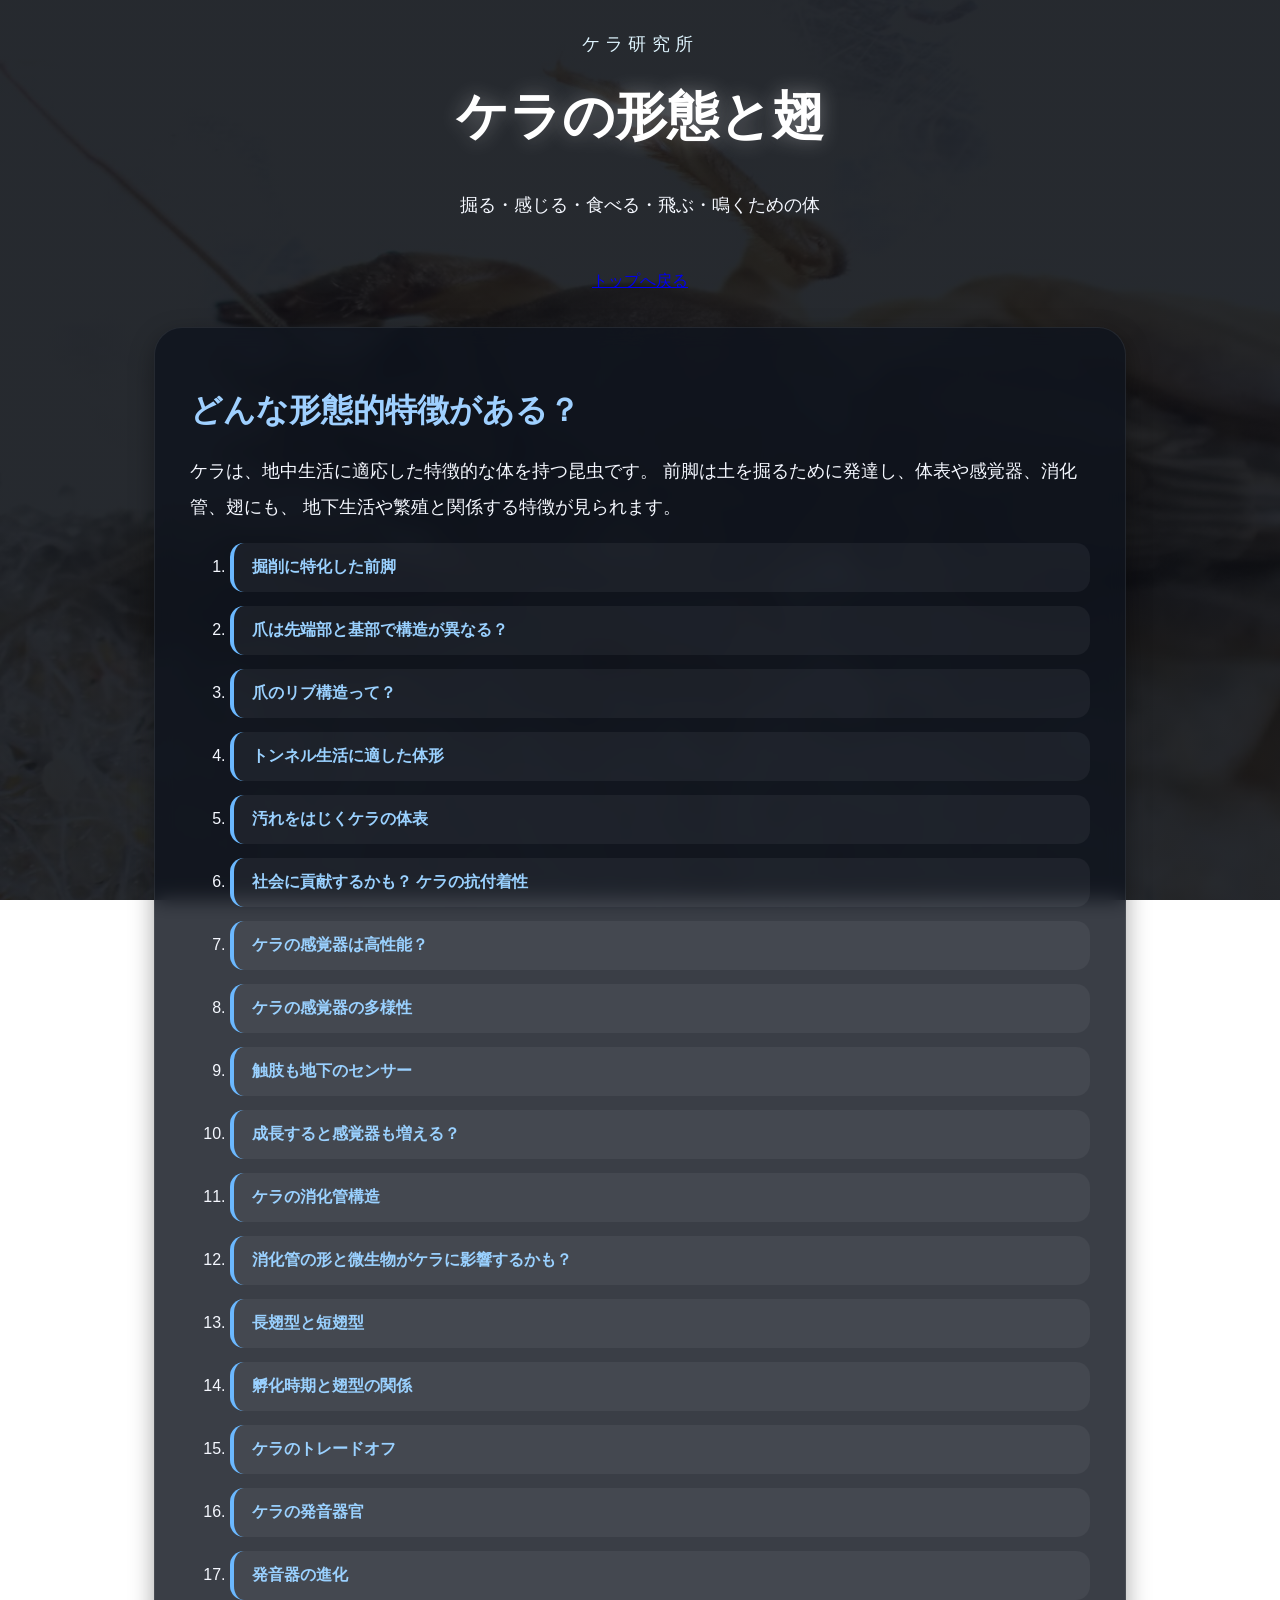
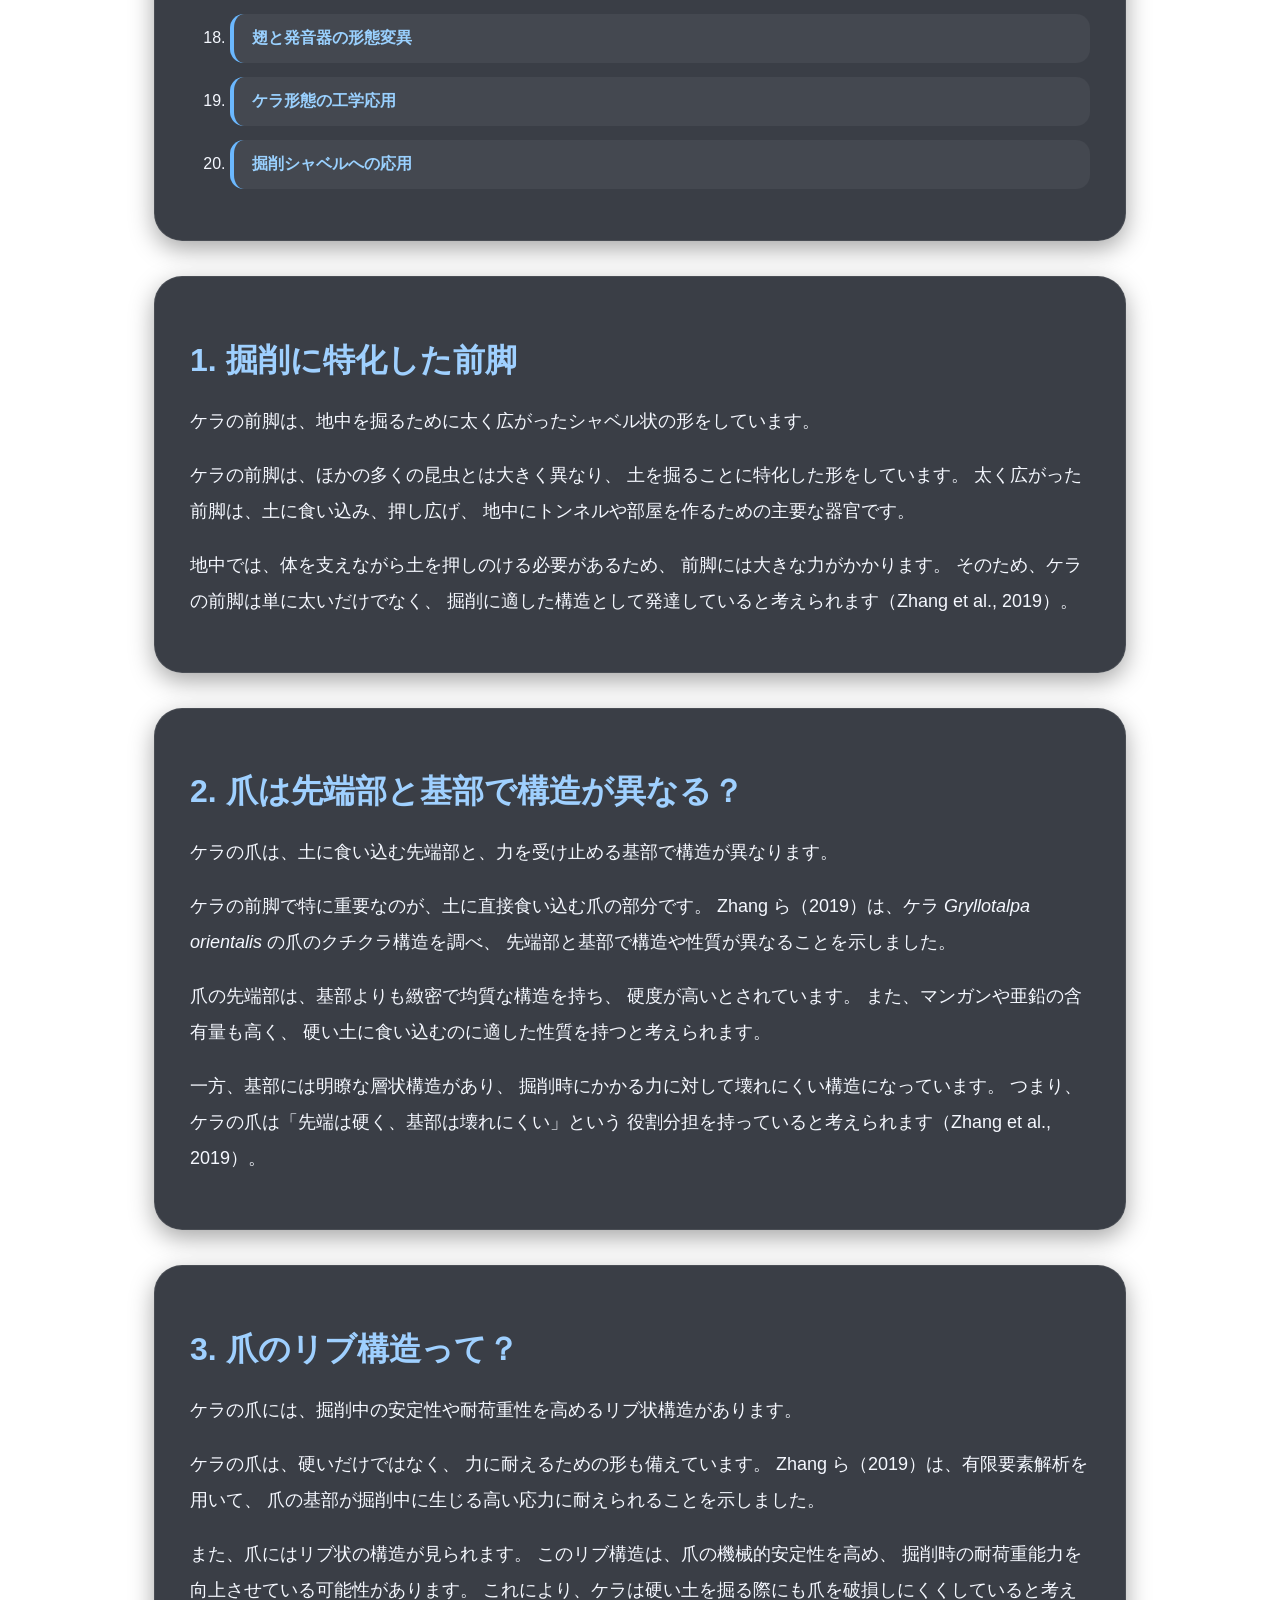
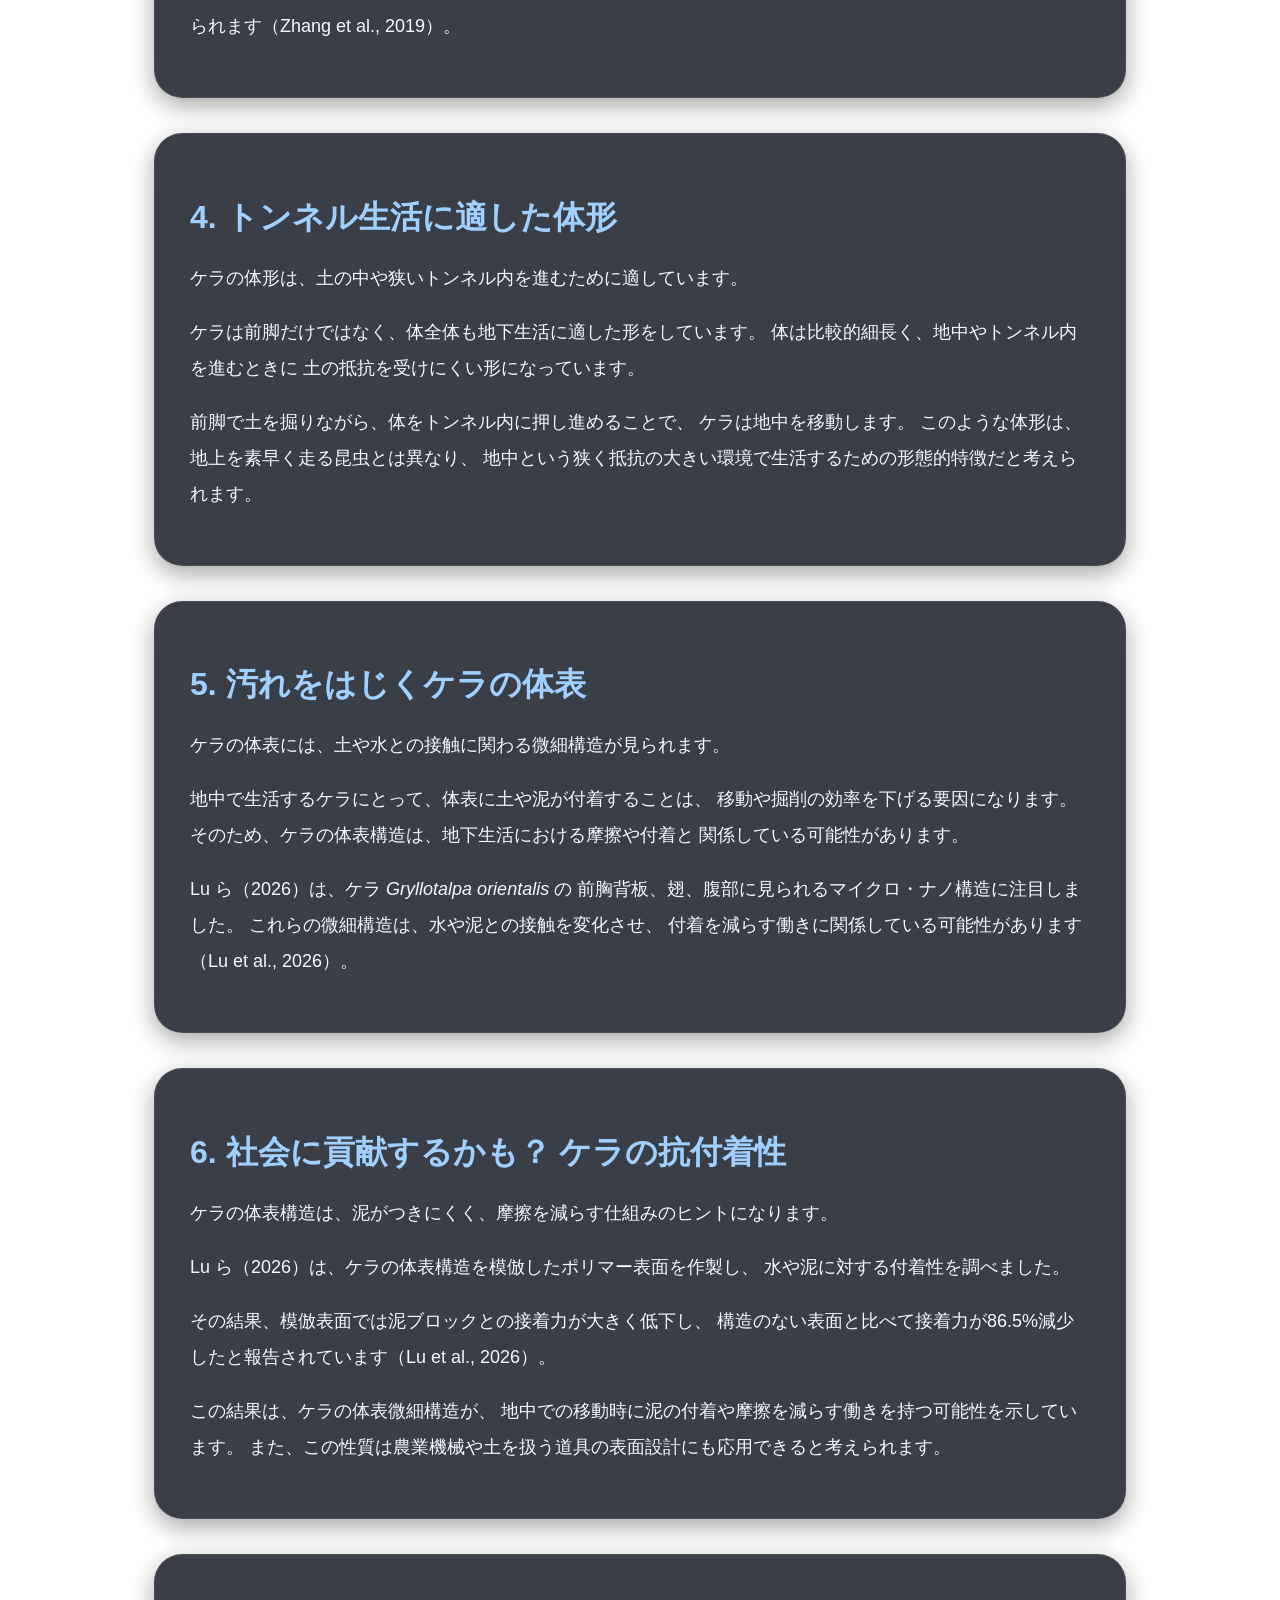
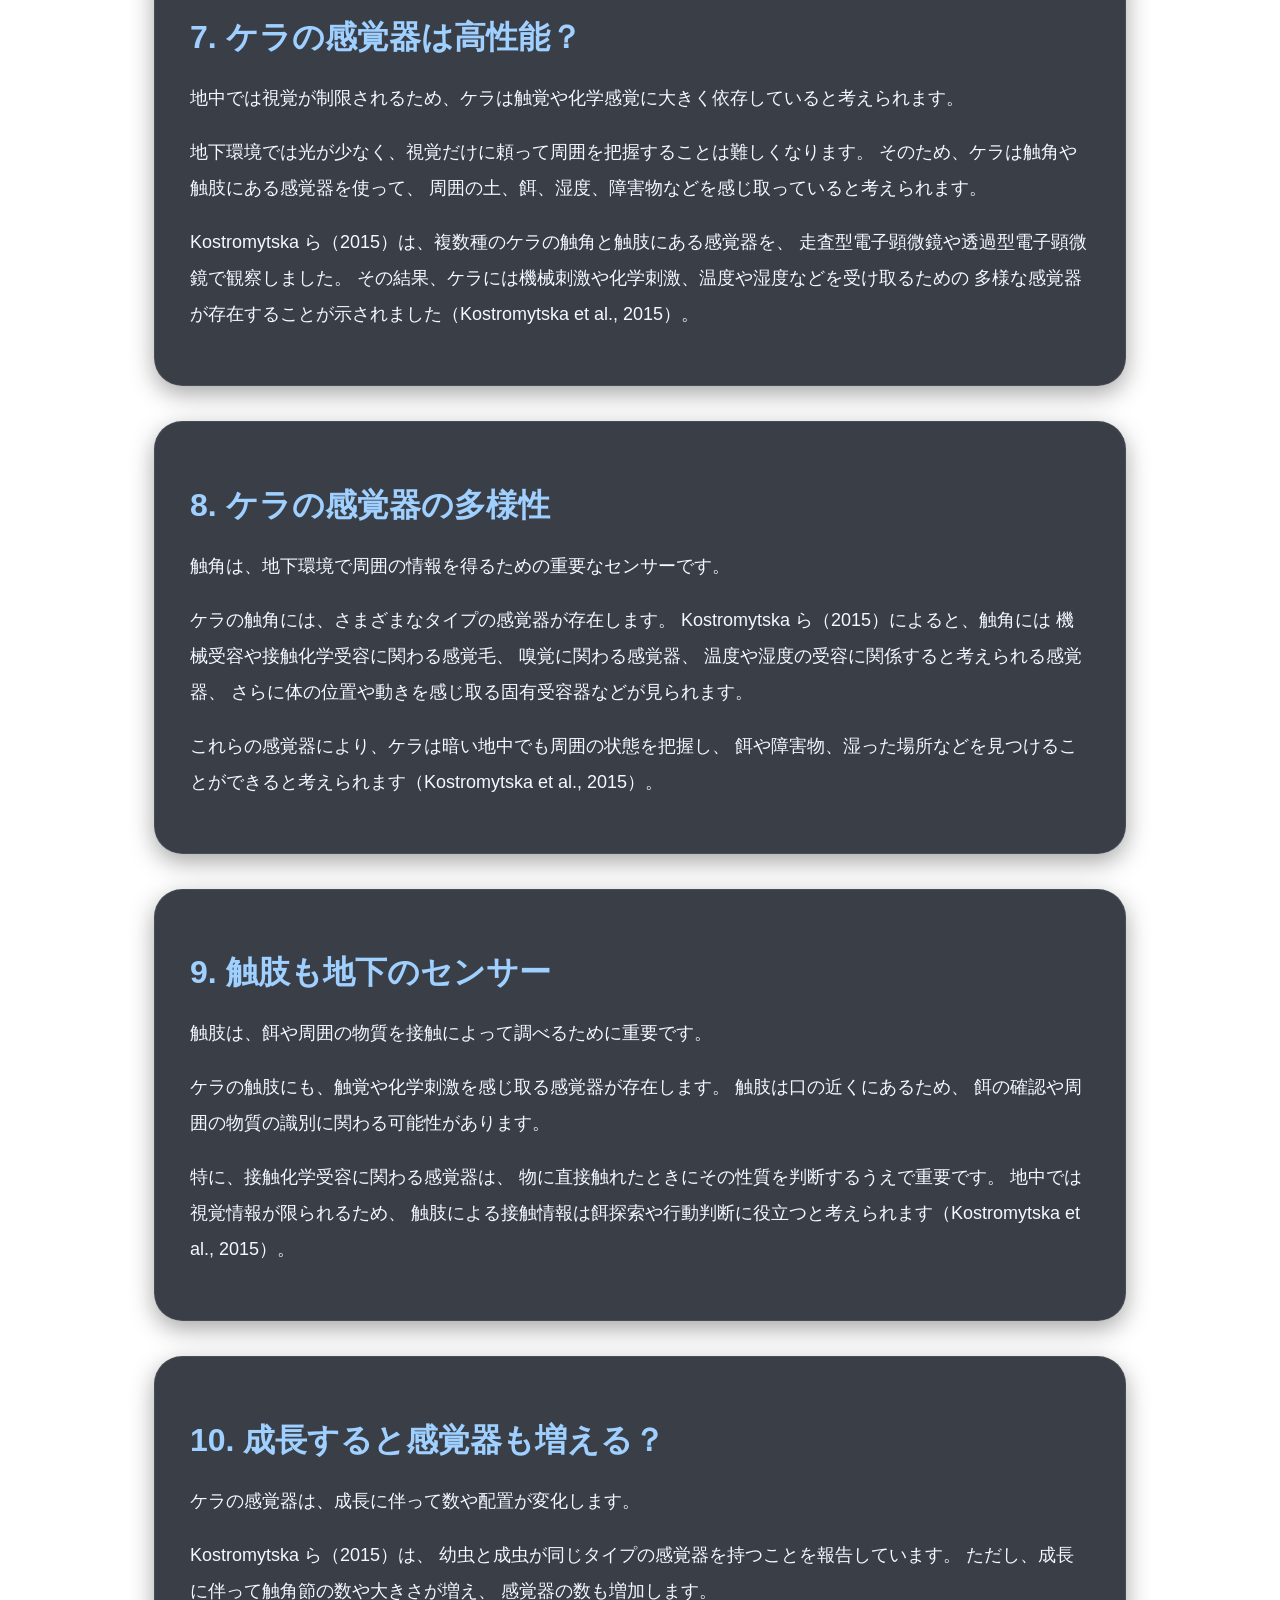
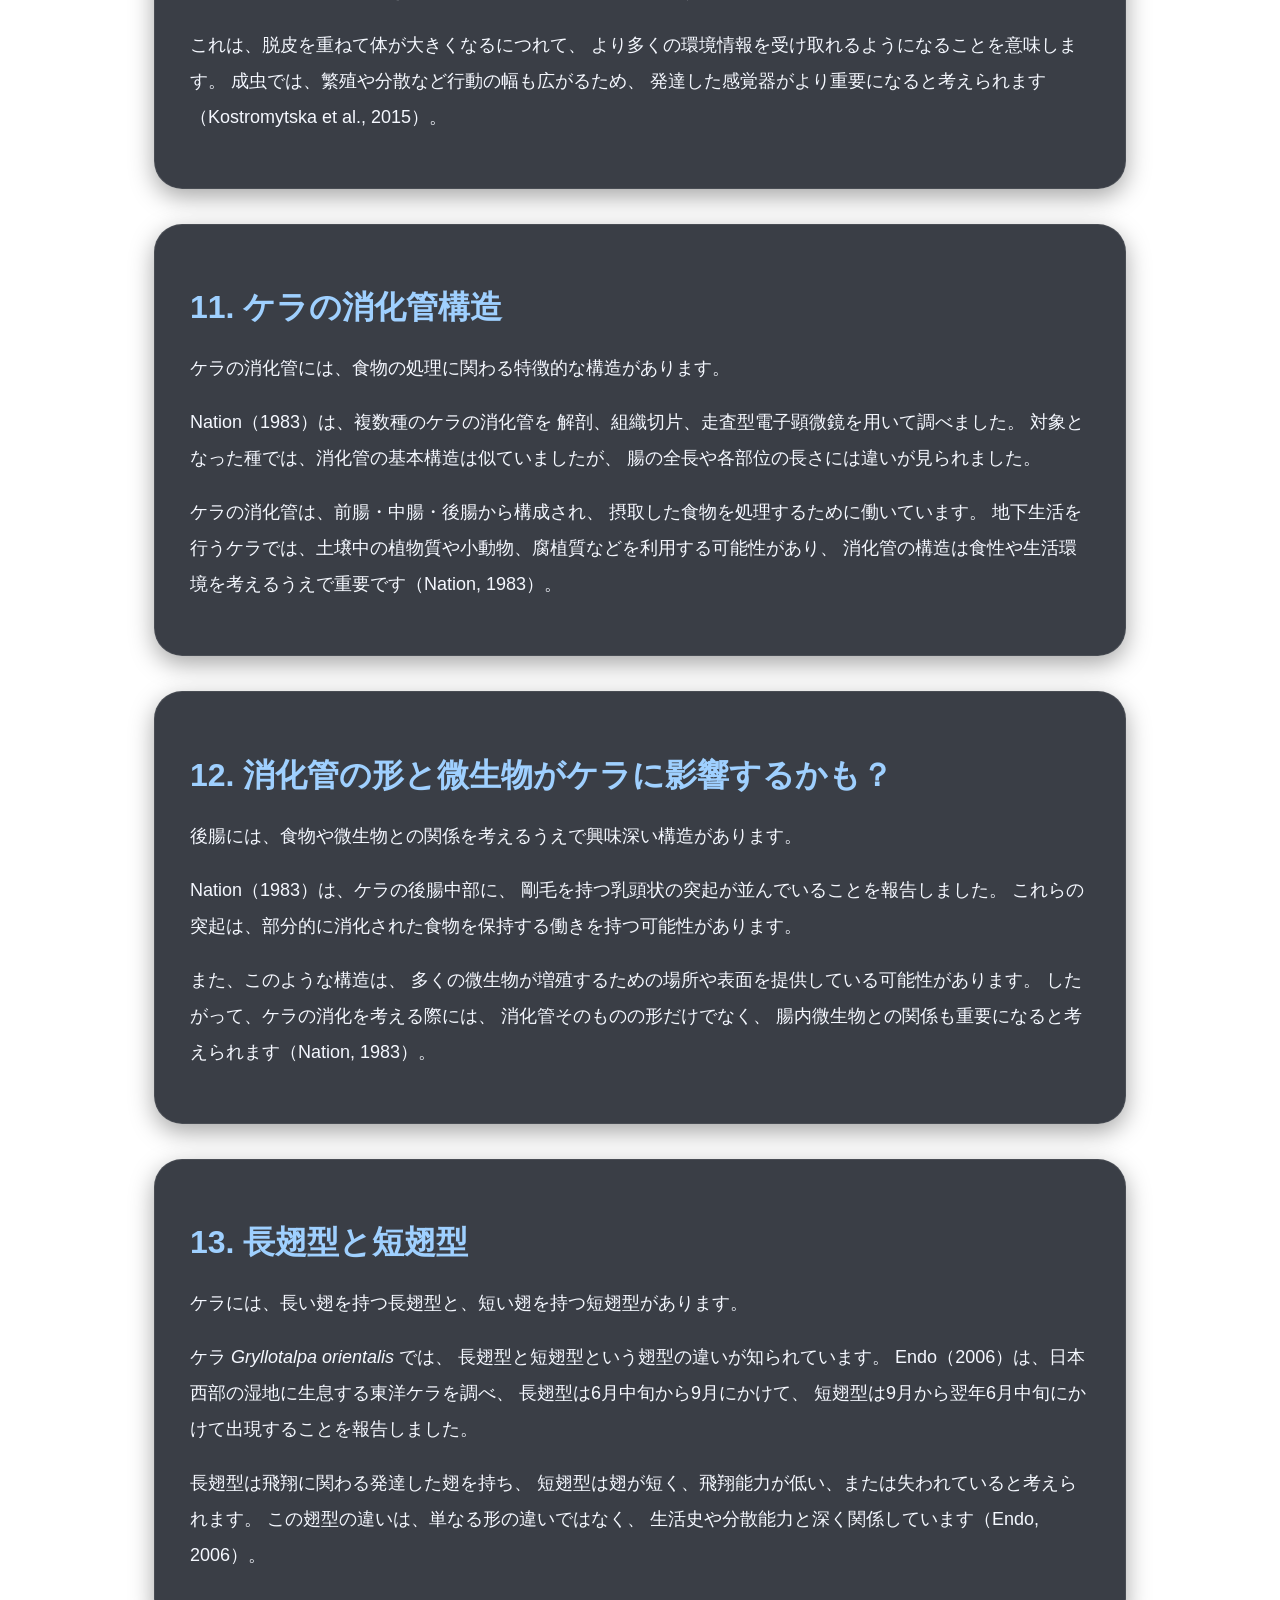
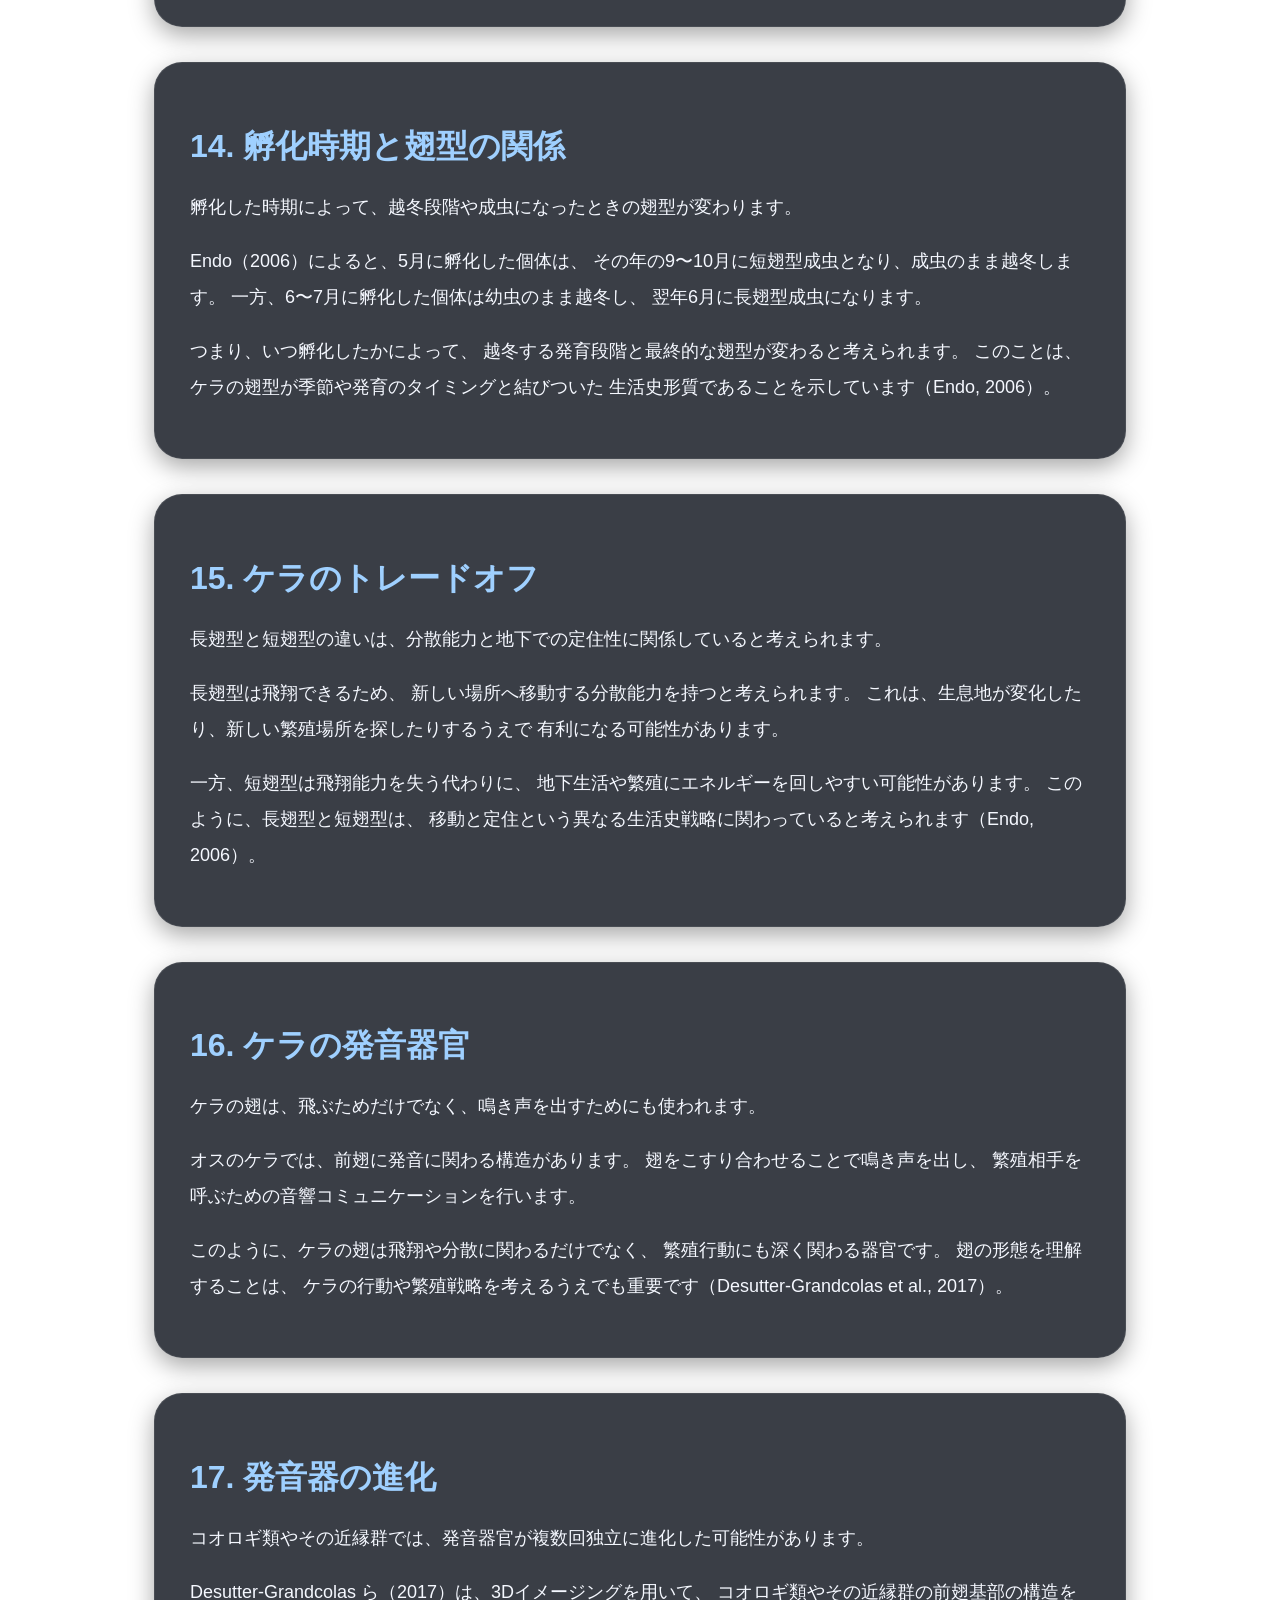
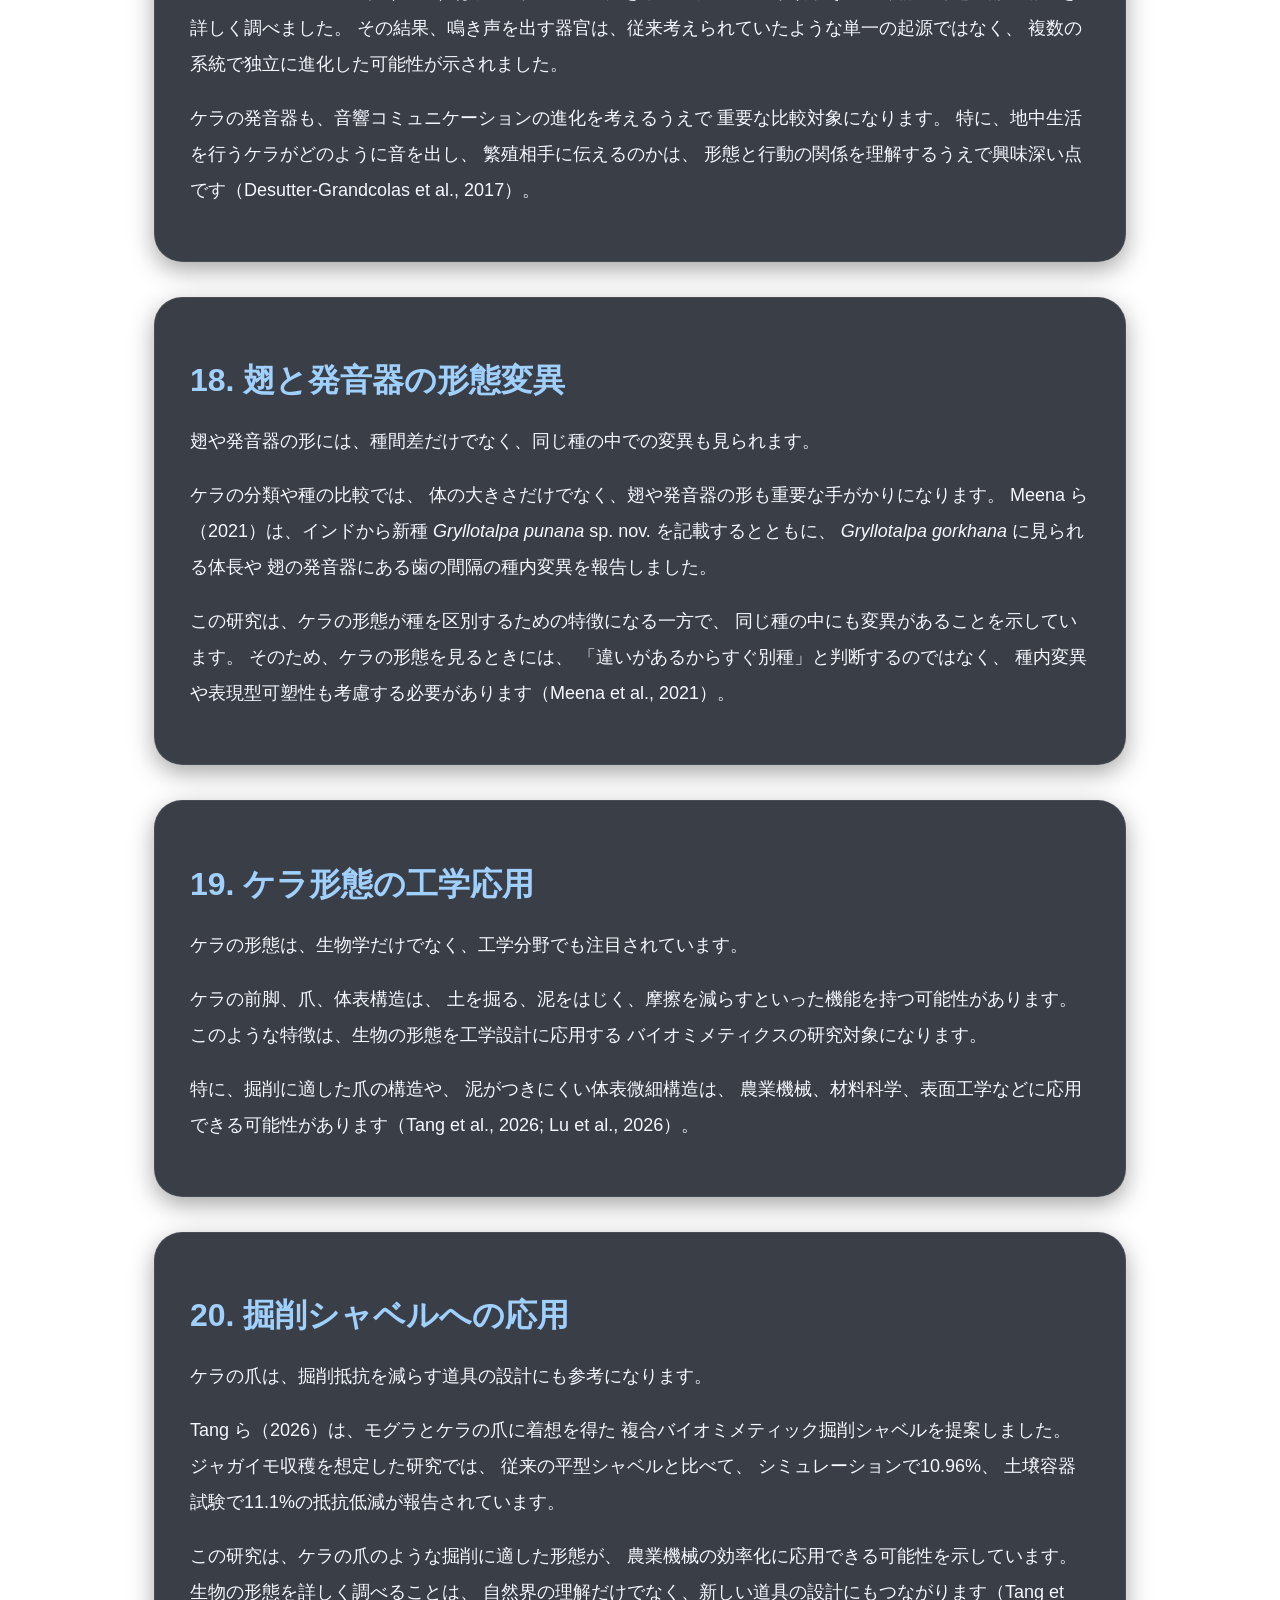
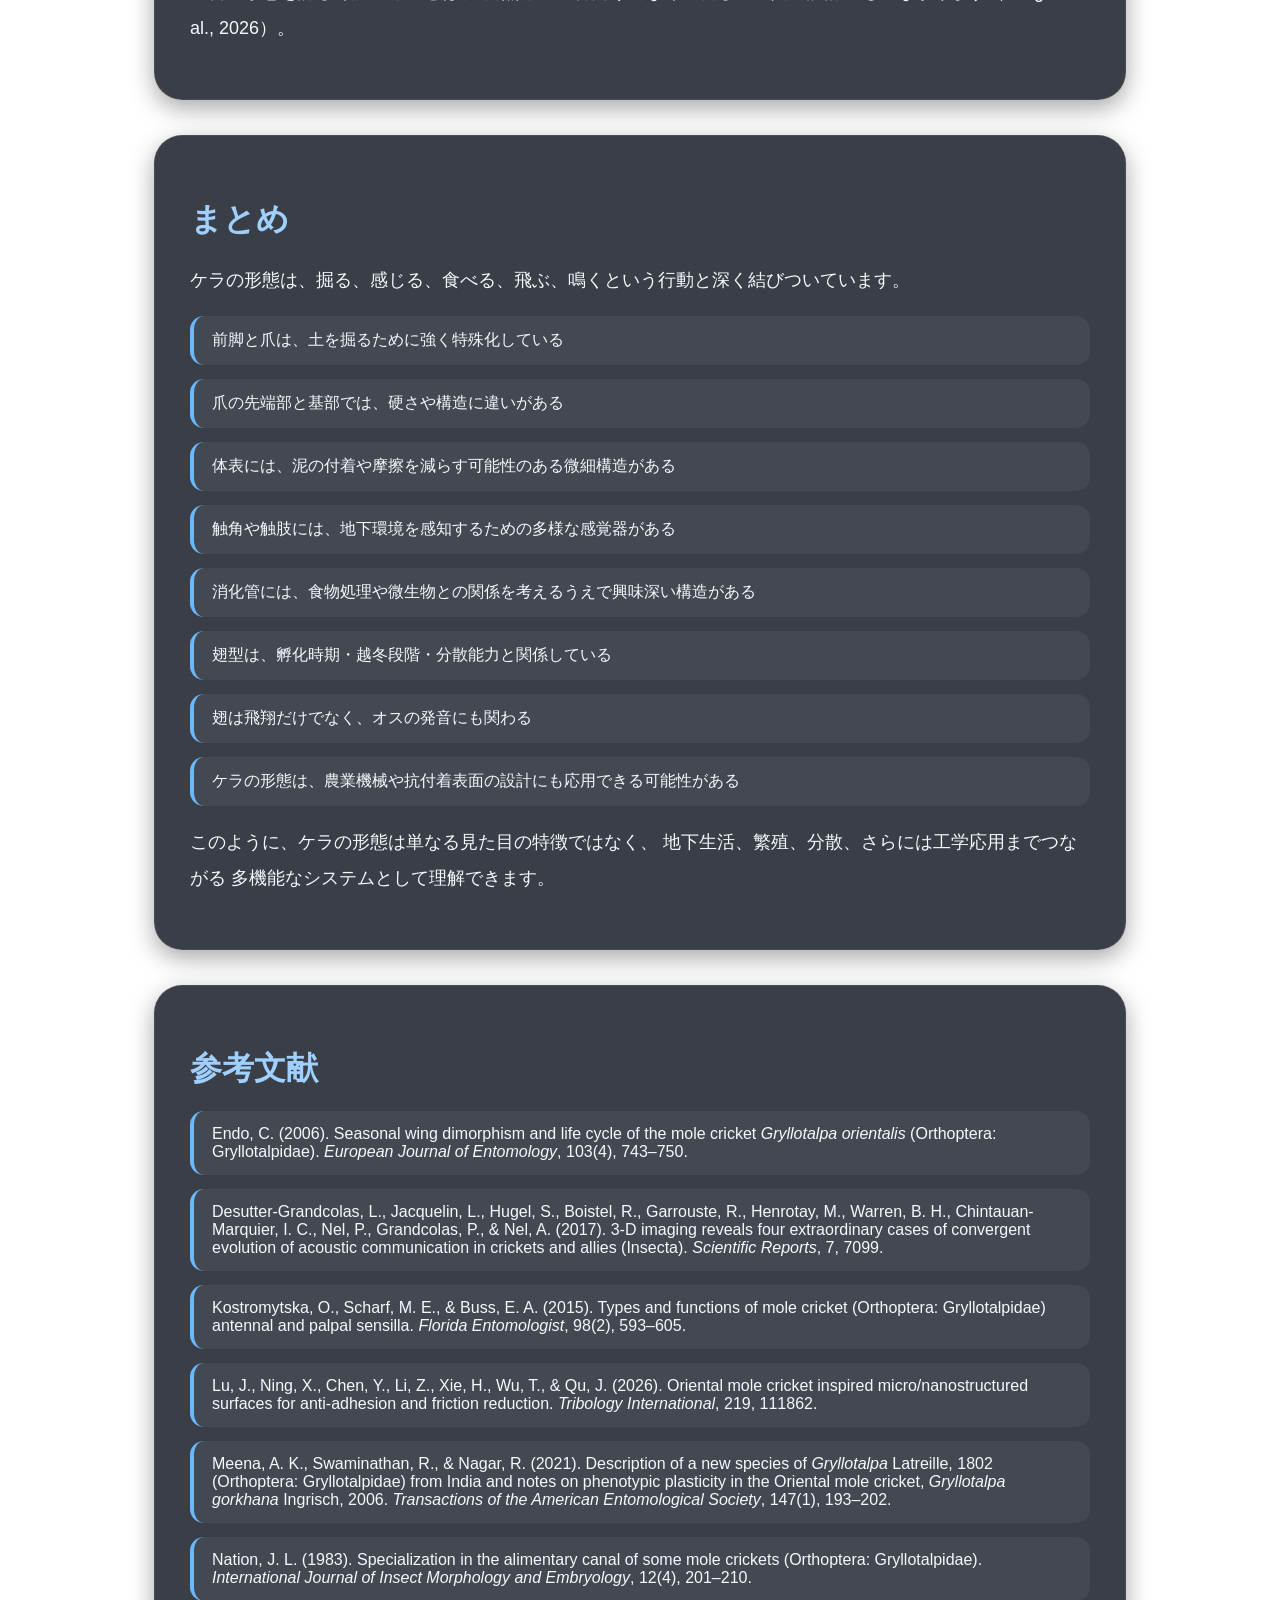
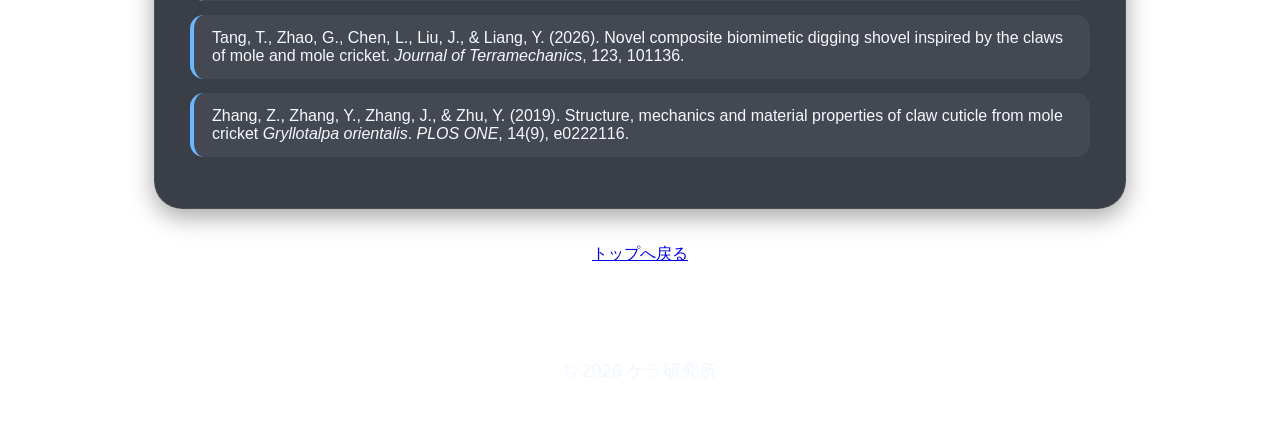
<file: morphology.html>
<!DOCTYPE html>
<html lang="ja">

<head>

  <meta charset="UTF-8">

  <meta name="viewport"
        content="width=device-width, initial-scale=1.0">

  <!-- SEO -->

  <title>
    ケラの形態と翅｜前脚・爪・感覚器・翅型・発音器官｜ケラ研究所
  </title>

  <meta name="description"
        content="ケラ研究所による、ケラの形態と翅の解説ページ。掘削に特化した前脚、爪の微細構造、体表、感覚器、消化管、翅型、発音器官、形態変異、バイオミメティクスへの応用について研究論文をもとに紹介します。">

  <meta name="keywords"
        content="ケラ 形態,ケラ 前脚,ケラ 爪,ケラ 翅,ケラ 翅型,ケラ 長翅型,ケラ 短翅型,季節的翅二型,ケラ 感覚器,ケラ 消化管,モグラコオロギ,Gryllotalpa orientalis,mole cricket morphology">

  <meta name="author"
        content="ケラ研究所">

  <meta name="application-name"
        content="ケラ研究所">

  <meta property="og:site_name"
        content="ケラ研究所">

  <meta property="og:title"
        content="ケラの形態と翅｜ケラ研究所">

  <meta property="og:description"
        content="ケラの前脚、爪、体表、感覚器、消化管、翅型、発音器官、形態変異を研究論文をもとにわかりやすく解説。">

  <meta property="og:type"
        content="article">

  <meta property="og:url"
        content="https://hirayu1120.github.io/mollcricket/morphology.html">

  <meta property="og:image"
        content="https://hirayu1120.github.io/mollcricket/kera.jpg">

  <link rel="canonical"
        href="https://hirayu1120.github.io/mollcricket/morphology.html">

  <meta name="twitter:card"
        content="summary_large_image">

  <meta name="twitter:title"
        content="ケラの形態と翅｜ケラ研究所">

  <meta name="twitter:description"
        content="ケラの前脚、爪、体表、感覚器、翅型、発音器官をわかりやすく解説。">

  <!-- favicon -->

  <link rel="icon"
        type="image/png"
        href="favicon.png">

  <link rel="apple-touch-icon"
        href="favicon.png">

  <!-- CSS -->

  <link rel="stylesheet"
        href="style.css">

</head>

<body class="dark-theme">

<header>

  <p class="site-name">
    ケラ研究所
  </p>

  <h1>
    ケラの形態と翅
  </h1>

  <p>
    掘る・感じる・食べる・飛ぶ・鳴くための体
  </p>

</header>

<nav>

  <a href="index.html">
    トップへ戻る
  </a>

</nav>

<main>

  <section>
    <h2>どんな形態的特徴がある？</h2>

    <p>
      ケラは、地中生活に適応した特徴的な体を持つ昆虫です。
      前脚は土を掘るために発達し、体表や感覚器、消化管、翅にも、
      地下生活や繁殖と関係する特徴が見られます。
    </p>

    <ol>
  <li><a href="#forelegs">掘削に特化した前脚</a></li>
  <li><a href="#claw-structure">爪は先端部と基部で構造が異なる？</a></li>
  <li><a href="#claw-ribs">爪のリブ構造って？</a></li>
  <li><a href="#body-shape">トンネル生活に適した体形</a></li>
  <li><a href="#body-surface">汚れをはじくケラの体表</a></li>
  <li><a href="#anti-adhesion">社会に貢献するかも？ ケラの抗付着性</a></li>
  <li><a href="#sensilla-importance">ケラの感覚器は高性能？</a></li>
  <li><a href="#sensilla-diversity">ケラの感覚器の多様性</a></li>
  <li><a href="#palps">触肢も地下のセンサー</a></li>
  <li><a href="#sensilla-growth">成長すると感覚器も増える？</a></li>
  <li><a href="#digestive-tract">ケラの消化管構造</a></li>
  <li><a href="#hindgut-microbes">消化管の形と微生物がケラに影響するかも？</a></li>
  <li><a href="#wing-dimorphism">長翅型と短翅型</a></li>
  <li><a href="#hatching-wing-type">孵化時期と翅型の関係</a></li>
  <li><a href="#tradeoff">ケラのトレードオフ</a></li>
  <li><a href="#sound-organ">ケラの発音器官</a></li>
  <li><a href="#sound-evolution">発音器の進化</a></li>
  <li><a href="#wing-variation">翅と発音器の形態変異</a></li>
  <li><a href="#engineering">ケラ形態の工学応用</a></li>
  <li><a href="#digging-shovel">掘削シャベルへの応用</a></li>
</ol>
  </section>

  <section id="forelegs">
    <h2>1. 掘削に特化した前脚</h2>

    <p class="section-point">
      ケラの前脚は、地中を掘るために太く広がったシャベル状の形をしています。
    </p>

    <p>
      ケラの前脚は、ほかの多くの昆虫とは大きく異なり、
      土を掘ることに特化した形をしています。
      太く広がった前脚は、土に食い込み、押し広げ、
      地中にトンネルや部屋を作るための主要な器官です。
    </p>

    <p>
      地中では、体を支えながら土を押しのける必要があるため、
      前脚には大きな力がかかります。
      そのため、ケラの前脚は単に太いだけでなく、
      掘削に適した構造として発達していると考えられます（Zhang et al., 2019）。
    </p>
  </section>

  <section id="claw-structure">
    <h2>2. 爪は先端部と基部で構造が異なる？</h2>

    <p class="section-point">
      ケラの爪は、土に食い込む先端部と、力を受け止める基部で構造が異なります。
    </p>

    <p>
      ケラの前脚で特に重要なのが、土に直接食い込む爪の部分です。
      Zhang ら（2019）は、ケラ <em>Gryllotalpa orientalis</em> の爪のクチクラ構造を調べ、
      先端部と基部で構造や性質が異なることを示しました。
    </p>

    <p>
      爪の先端部は、基部よりも緻密で均質な構造を持ち、
      硬度が高いとされています。
      また、マンガンや亜鉛の含有量も高く、
      硬い土に食い込むのに適した性質を持つと考えられます。
    </p>

    <p>
      一方、基部には明瞭な層状構造があり、
      掘削時にかかる力に対して壊れにくい構造になっています。
      つまり、ケラの爪は「先端は硬く、基部は壊れにくい」という
      役割分担を持っていると考えられます（Zhang et al., 2019）。
    </p>
  </section>

  <section id="claw-ribs">
    <h2>3. 爪のリブ構造って？</h2>

    <p class="section-point">
      ケラの爪には、掘削中の安定性や耐荷重性を高めるリブ状構造があります。
    </p>

    <p>
      ケラの爪は、硬いだけではなく、
      力に耐えるための形も備えています。
      Zhang ら（2019）は、有限要素解析を用いて、
      爪の基部が掘削中に生じる高い応力に耐えられることを示しました。
    </p>

    <p>
      また、爪にはリブ状の構造が見られます。
      このリブ構造は、爪の機械的安定性を高め、
      掘削時の耐荷重能力を向上させている可能性があります。
      これにより、ケラは硬い土を掘る際にも爪を破損しにくくしていると考えられます（Zhang et al., 2019）。
    </p>
  </section>

 <section id="body-shape">
    <h2>4. トンネル生活に適した体形</h2>

    <p class="section-point">
      ケラの体形は、土の中や狭いトンネル内を進むために適しています。
    </p>

    <p>
      ケラは前脚だけではなく、体全体も地下生活に適した形をしています。
      体は比較的細長く、地中やトンネル内を進むときに
      土の抵抗を受けにくい形になっています。
    </p>

    <p>
      前脚で土を掘りながら、体をトンネル内に押し進めることで、
      ケラは地中を移動します。
      このような体形は、地上を素早く走る昆虫とは異なり、
      地中という狭く抵抗の大きい環境で生活するための形態的特徴だと考えられます。
    </p>
  </section>

  <section id="body-surface">
    <h2>5. 汚れをはじくケラの体表</h2>

    <p class="section-point">
      ケラの体表には、土や水との接触に関わる微細構造が見られます。
    </p>

    <p>
      地中で生活するケラにとって、体表に土や泥が付着することは、
      移動や掘削の効率を下げる要因になります。
      そのため、ケラの体表構造は、地下生活における摩擦や付着と
      関係している可能性があります。
    </p>

    <p>
      Lu ら（2026）は、ケラ <em>Gryllotalpa orientalis</em> の
      前胸背板、翅、腹部に見られるマイクロ・ナノ構造に注目しました。
      これらの微細構造は、水や泥との接触を変化させ、
      付着を減らす働きに関係している可能性があります（Lu et al., 2026）。
    </p>
  </section>

<section id="anti-adhesion">
    <h2>6. 社会に貢献するかも？ ケラの抗付着性</h2>

    <p class="section-point">
      ケラの体表構造は、泥がつきにくく、摩擦を減らす仕組みのヒントになります。
    </p>

    <p>
      Lu ら（2026）は、ケラの体表構造を模倣したポリマー表面を作製し、
      水や泥に対する付着性を調べました。
    </p>

    <p>
      その結果、模倣表面では泥ブロックとの接着力が大きく低下し、
      構造のない表面と比べて接着力が86.5%減少したと報告されています（Lu et al., 2026）。
    </p>

    <p>
      この結果は、ケラの体表微細構造が、
      地中での移動時に泥の付着や摩擦を減らす働きを持つ可能性を示しています。
      また、この性質は農業機械や土を扱う道具の表面設計にも応用できると考えられます。
    </p>
  </section>

  <section id="sensilla-importance">
    <h2>7. ケラの感覚器は高性能？</h2>

    <p class="section-point">
      地中では視覚が制限されるため、ケラは触覚や化学感覚に大きく依存していると考えられます。
    </p>

    <p>
      地下環境では光が少なく、視覚だけに頼って周囲を把握することは難しくなります。
      そのため、ケラは触角や触肢にある感覚器を使って、
      周囲の土、餌、湿度、障害物などを感じ取っていると考えられます。
    </p>

    <p>
      Kostromytska ら（2015）は、複数種のケラの触角と触肢にある感覚器を、
      走査型電子顕微鏡や透過型電子顕微鏡で観察しました。
      その結果、ケラには機械刺激や化学刺激、温度や湿度などを受け取るための
      多様な感覚器が存在することが示されました（Kostromytska et al., 2015）。
    </p>
  </section>

  <section id="sensilla-diversity">
    <h2>8. ケラの感覚器の多様性</h2>

    <p class="section-point">
      触角は、地下環境で周囲の情報を得るための重要なセンサーです。
    </p>

    <p>
      ケラの触角には、さまざまなタイプの感覚器が存在します。
      Kostromytska ら（2015）によると、触角には
      機械受容や接触化学受容に関わる感覚毛、
      嗅覚に関わる感覚器、
      温度や湿度の受容に関係すると考えられる感覚器、
      さらに体の位置や動きを感じ取る固有受容器などが見られます。
    </p>

    <p>
      これらの感覚器により、ケラは暗い地中でも周囲の状態を把握し、
      餌や障害物、湿った場所などを見つけることができると考えられます（Kostromytska et al., 2015）。
    </p>
  </section>

  <section id="palps">
    <h2>9. 触肢も地下のセンサー</h2>

    <p class="section-point">
      触肢は、餌や周囲の物質を接触によって調べるために重要です。
    </p>

    <p>
      ケラの触肢にも、触覚や化学刺激を感じ取る感覚器が存在します。
      触肢は口の近くにあるため、
      餌の確認や周囲の物質の識別に関わる可能性があります。
    </p>

    <p>
      特に、接触化学受容に関わる感覚器は、
      物に直接触れたときにその性質を判断するうえで重要です。
      地中では視覚情報が限られるため、
      触肢による接触情報は餌探索や行動判断に役立つと考えられます（Kostromytska et al., 2015）。
    </p>
  </section>

  <section id="sensilla-growth">
    <h2>10. 成長すると感覚器も増える？</h2>

    <p class="section-point">
      ケラの感覚器は、成長に伴って数や配置が変化します。
    </p>

    <p>
      Kostromytska ら（2015）は、
      幼虫と成虫が同じタイプの感覚器を持つことを報告しています。
      ただし、成長に伴って触角節の数や大きさが増え、
      感覚器の数も増加します。
    </p>

    <p>
      これは、脱皮を重ねて体が大きくなるにつれて、
      より多くの環境情報を受け取れるようになることを意味します。
      成虫では、繁殖や分散など行動の幅も広がるため、
      発達した感覚器がより重要になると考えられます（Kostromytska et al., 2015）。
    </p>
  </section>

  <section id="digestive-tract">
    <h2>11. ケラの消化管構造</h2>

    <p class="section-point">
      ケラの消化管には、食物の処理に関わる特徴的な構造があります。
    </p>

    <p>
      Nation（1983）は、複数種のケラの消化管を
      解剖、組織切片、走査型電子顕微鏡を用いて調べました。
      対象となった種では、消化管の基本構造は似ていましたが、
      腸の全長や各部位の長さには違いが見られました。
    </p>

    <p>
      ケラの消化管は、前腸・中腸・後腸から構成され、
      摂取した食物を処理するために働いています。
      地下生活を行うケラでは、土壌中の植物質や小動物、腐植質などを利用する可能性があり、
      消化管の構造は食性や生活環境を考えるうえで重要です（Nation, 1983）。
    </p>
  </section>

  <section id="hindgut-microbes">
    <h2>12. 消化管の形と微生物がケラに影響するかも？</h2>

    <p class="section-point">
      後腸には、食物や微生物との関係を考えるうえで興味深い構造があります。
    </p>

    <p>
      Nation（1983）は、ケラの後腸中部に、
      剛毛を持つ乳頭状の突起が並んでいることを報告しました。
      これらの突起は、部分的に消化された食物を保持する働きを持つ可能性があります。
    </p>

    <p>
      また、このような構造は、
      多くの微生物が増殖するための場所や表面を提供している可能性があります。
      したがって、ケラの消化を考える際には、
      消化管そのものの形だけでなく、
      腸内微生物との関係も重要になると考えられます（Nation, 1983）。
    </p>
  </section>

  <section id="wing-dimorphism">
    <h2>13. 長翅型と短翅型</h2>

    <p class="section-point">
      ケラには、長い翅を持つ長翅型と、短い翅を持つ短翅型があります。
    </p>

    <p>
      ケラ <em>Gryllotalpa orientalis</em> では、
      長翅型と短翅型という翅型の違いが知られています。
      Endo（2006）は、日本西部の湿地に生息する東洋ケラを調べ、
      長翅型は6月中旬から9月にかけて、
      短翅型は9月から翌年6月中旬にかけて出現することを報告しました。
    </p>

    <p>
      長翅型は飛翔に関わる発達した翅を持ち、
      短翅型は翅が短く、飛翔能力が低い、または失われていると考えられます。
      この翅型の違いは、単なる形の違いではなく、
      生活史や分散能力と深く関係しています（Endo, 2006）。
    </p>
  </section>

  <section id="hatching-wing-type">
    <h2>14. 孵化時期と翅型の関係</h2>

    <p class="section-point">
      孵化した時期によって、越冬段階や成虫になったときの翅型が変わります。
    </p>

    <p>
      Endo（2006）によると、5月に孵化した個体は、
      その年の9〜10月に短翅型成虫となり、成虫のまま越冬します。
      一方、6〜7月に孵化した個体は幼虫のまま越冬し、
      翌年6月に長翅型成虫になります。
    </p>

    <p>
      つまり、いつ孵化したかによって、
      越冬する発育段階と最終的な翅型が変わると考えられます。
      このことは、ケラの翅型が季節や発育のタイミングと結びついた
      生活史形質であることを示しています（Endo, 2006）。
    </p>
  </section>

  <section id="tradeoff">
    <h2>15. ケラのトレードオフ</h2>

    <p class="section-point">
      長翅型と短翅型の違いは、分散能力と地下での定住性に関係していると考えられます。
    </p>

    <p>
      長翅型は飛翔できるため、
      新しい場所へ移動する分散能力を持つと考えられます。
      これは、生息地が変化したり、新しい繁殖場所を探したりするうえで
      有利になる可能性があります。
    </p>

    <p>
      一方、短翅型は飛翔能力を失う代わりに、
      地下生活や繁殖にエネルギーを回しやすい可能性があります。
      このように、長翅型と短翅型は、
      移動と定住という異なる生活史戦略に関わっていると考えられます（Endo, 2006）。
    </p>
  </section>

  <section id="sound-organ">
    <h2>16. ケラの発音器官</h2>

    <p class="section-point">
      ケラの翅は、飛ぶためだけでなく、鳴き声を出すためにも使われます。
    </p>

    <p>
      オスのケラでは、前翅に発音に関わる構造があります。
      翅をこすり合わせることで鳴き声を出し、
      繁殖相手を呼ぶための音響コミュニケーションを行います。
    </p>

    <p>
      このように、ケラの翅は飛翔や分散に関わるだけでなく、
      繁殖行動にも深く関わる器官です。
      翅の形態を理解することは、
      ケラの行動や繁殖戦略を考えるうえでも重要です（Desutter-Grandcolas et al., 2017）。
    </p>
  </section>

  <section id="sound-evolution">
    <h2>17. 発音器の進化</h2>

    <p class="section-point">
      コオロギ類やその近縁群では、発音器官が複数回独立に進化した可能性があります。
    </p>

    <p>
      Desutter-Grandcolas ら（2017）は、3Dイメージングを用いて、
      コオロギ類やその近縁群の前翅基部の構造を詳しく調べました。
      その結果、鳴き声を出す器官は、従来考えられていたような単一の起源ではなく、
      複数の系統で独立に進化した可能性が示されました。
    </p>

    <p>
      ケラの発音器も、音響コミュニケーションの進化を考えるうえで
      重要な比較対象になります。
      特に、地中生活を行うケラがどのように音を出し、
      繁殖相手に伝えるのかは、
      形態と行動の関係を理解するうえで興味深い点です（Desutter-Grandcolas et al., 2017）。
    </p>
  </section>

  <section id="wing-variation">
    <h2>18. 翅と発音器の形態変異</h2>

    <p class="section-point">
      翅や発音器の形には、種間差だけでなく、同じ種の中での変異も見られます。
    </p>

    <p>
      ケラの分類や種の比較では、
      体の大きさだけでなく、翅や発音器の形も重要な手がかりになります。
      Meena ら（2021）は、インドから新種 <em>Gryllotalpa punana</em> sp. nov. を記載するとともに、
      <em>Gryllotalpa gorkhana</em> に見られる体長や
      翅の発音器にある歯の間隔の種内変異を報告しました。
    </p>

    <p>
      この研究は、ケラの形態が種を区別するための特徴になる一方で、
      同じ種の中にも変異があることを示しています。
      そのため、ケラの形態を見るときには、
      「違いがあるからすぐ別種」と判断するのではなく、
      種内変異や表現型可塑性も考慮する必要があります（Meena et al., 2021）。
    </p>
  </section>

  <section id="engineering">
    <h2>19. ケラ形態の工学応用</h2>

    <p class="section-point">
      ケラの形態は、生物学だけでなく、工学分野でも注目されています。
    </p>

    <p>
      ケラの前脚、爪、体表構造は、
      土を掘る、泥をはじく、摩擦を減らすといった機能を持つ可能性があります。
      このような特徴は、生物の形態を工学設計に応用する
      バイオミメティクスの研究対象になります。
    </p>

    <p>
      特に、掘削に適した爪の構造や、
      泥がつきにくい体表微細構造は、
      農業機械、材料科学、表面工学などに応用できる可能性があります（Tang et al., 2026; Lu et al., 2026）。
    </p>
  </section>

  <section id="digging-shovel">
    <h2>20. 掘削シャベルへの応用</h2>

    <p class="section-point">
      ケラの爪は、掘削抵抗を減らす道具の設計にも参考になります。
    </p>

    <p>
      Tang ら（2026）は、モグラとケラの爪に着想を得た
      複合バイオミメティック掘削シャベルを提案しました。
      ジャガイモ収穫を想定した研究では、
      従来の平型シャベルと比べて、
      シミュレーションで10.96%、
      土壌容器試験で11.1%の抵抗低減が報告されています。
    </p>

    <p>
      この研究は、ケラの爪のような掘削に適した形態が、
      農業機械の効率化に応用できる可能性を示しています。
      生物の形態を詳しく調べることは、
      自然界の理解だけでなく、新しい道具の設計にもつながります（Tang et al., 2026）。
    </p>
  </section>

  

  <section>
    <h2>まとめ</h2>

    <p class="section-point">
      ケラの形態は、掘る、感じる、食べる、飛ぶ、鳴くという行動と深く結びついています。
    </p>

    <ul>
      <li>前脚と爪は、土を掘るために強く特殊化している</li>
      <li>爪の先端部と基部では、硬さや構造に違いがある</li>
      <li>体表には、泥の付着や摩擦を減らす可能性のある微細構造がある</li>
      <li>触角や触肢には、地下環境を感知するための多様な感覚器がある</li>
      <li>消化管には、食物処理や微生物との関係を考えるうえで興味深い構造がある</li>
      <li>翅型は、孵化時期・越冬段階・分散能力と関係している</li>
      <li>翅は飛翔だけでなく、オスの発音にも関わる</li>
      <li>ケラの形態は、農業機械や抗付着表面の設計にも応用できる可能性がある</li>
    </ul>

    <p>
      このように、ケラの形態は単なる見た目の特徴ではなく、
      地下生活、繁殖、分散、さらには工学応用までつながる
      多機能なシステムとして理解できます。
    </p>
  </section>

  <section>

    <h2>
      参考文献
    </h2>

    <ul class="references">

      <li>
        Endo, C. (2006).
        Seasonal wing dimorphism and life cycle of the mole cricket
        <em>Gryllotalpa orientalis</em> (Orthoptera: Gryllotalpidae).
        <em>European Journal of Entomology</em>, 103(4), 743–750.
      </li>

      <li>
        Desutter-Grandcolas, L., Jacquelin, L., Hugel, S., Boistel, R., Garrouste, R.,
        Henrotay, M., Warren, B. H., Chintauan-Marquier, I. C., Nel, P.,
        Grandcolas, P., &amp; Nel, A. (2017).
        3-D imaging reveals four extraordinary cases of convergent evolution of
        acoustic communication in crickets and allies (Insecta).
        <em>Scientific Reports</em>, 7, 7099.
      </li>

      <li>
        Kostromytska, O., Scharf, M. E., &amp; Buss, E. A. (2015).
        Types and functions of mole cricket (Orthoptera: Gryllotalpidae)
        antennal and palpal sensilla.
        <em>Florida Entomologist</em>, 98(2), 593–605.
      </li>

      <li>
        Lu, J., Ning, X., Chen, Y., Li, Z., Xie, H., Wu, T., &amp; Qu, J. (2026).
        Oriental mole cricket inspired micro/nanostructured surfaces for
        anti-adhesion and friction reduction.
        <em>Tribology International</em>, 219, 111862.
      </li>

      <li>
        Meena, A. K., Swaminathan, R., &amp; Nagar, R. (2021).
        Description of a new species of <em>Gryllotalpa</em> Latreille, 1802
        (Orthoptera: Gryllotalpidae) from India and notes on phenotypic plasticity
        in the Oriental mole cricket, <em>Gryllotalpa gorkhana</em> Ingrisch, 2006.
        <em>Transactions of the American Entomological Society</em>, 147(1), 193–202.
      </li>

      <li>
        Nation, J. L. (1983).
        Specialization in the alimentary canal of some mole crickets
        (Orthoptera: Gryllotalpidae).
        <em>International Journal of Insect Morphology and Embryology</em>, 12(4), 201–210.
      </li>

      <li>
        Tang, T., Zhao, G., Chen, L., Liu, J., &amp; Liang, Y. (2026).
        Novel composite biomimetic digging shovel inspired by the claws of mole and mole cricket.
        <em>Journal of Terramechanics</em>, 123, 101136.
      </li>

      <li>
        Zhang, Z., Zhang, Y., Zhang, J., &amp; Zhu, Y. (2019).
        Structure, mechanics and material properties of claw cuticle from mole cricket
        <em>Gryllotalpa orientalis</em>.
        <em>PLOS ONE</em>, 14(9), e0222116.
      </li>

    </ul>

  </section>

  <nav class="bottom-nav">

    <a href="index.html">
      トップへ戻る
    </a>

  </nav>

</main>

<footer>

  <p>&copy; 2026 ケラ研究所</p>

</footer>

</body>

</html>
</file>
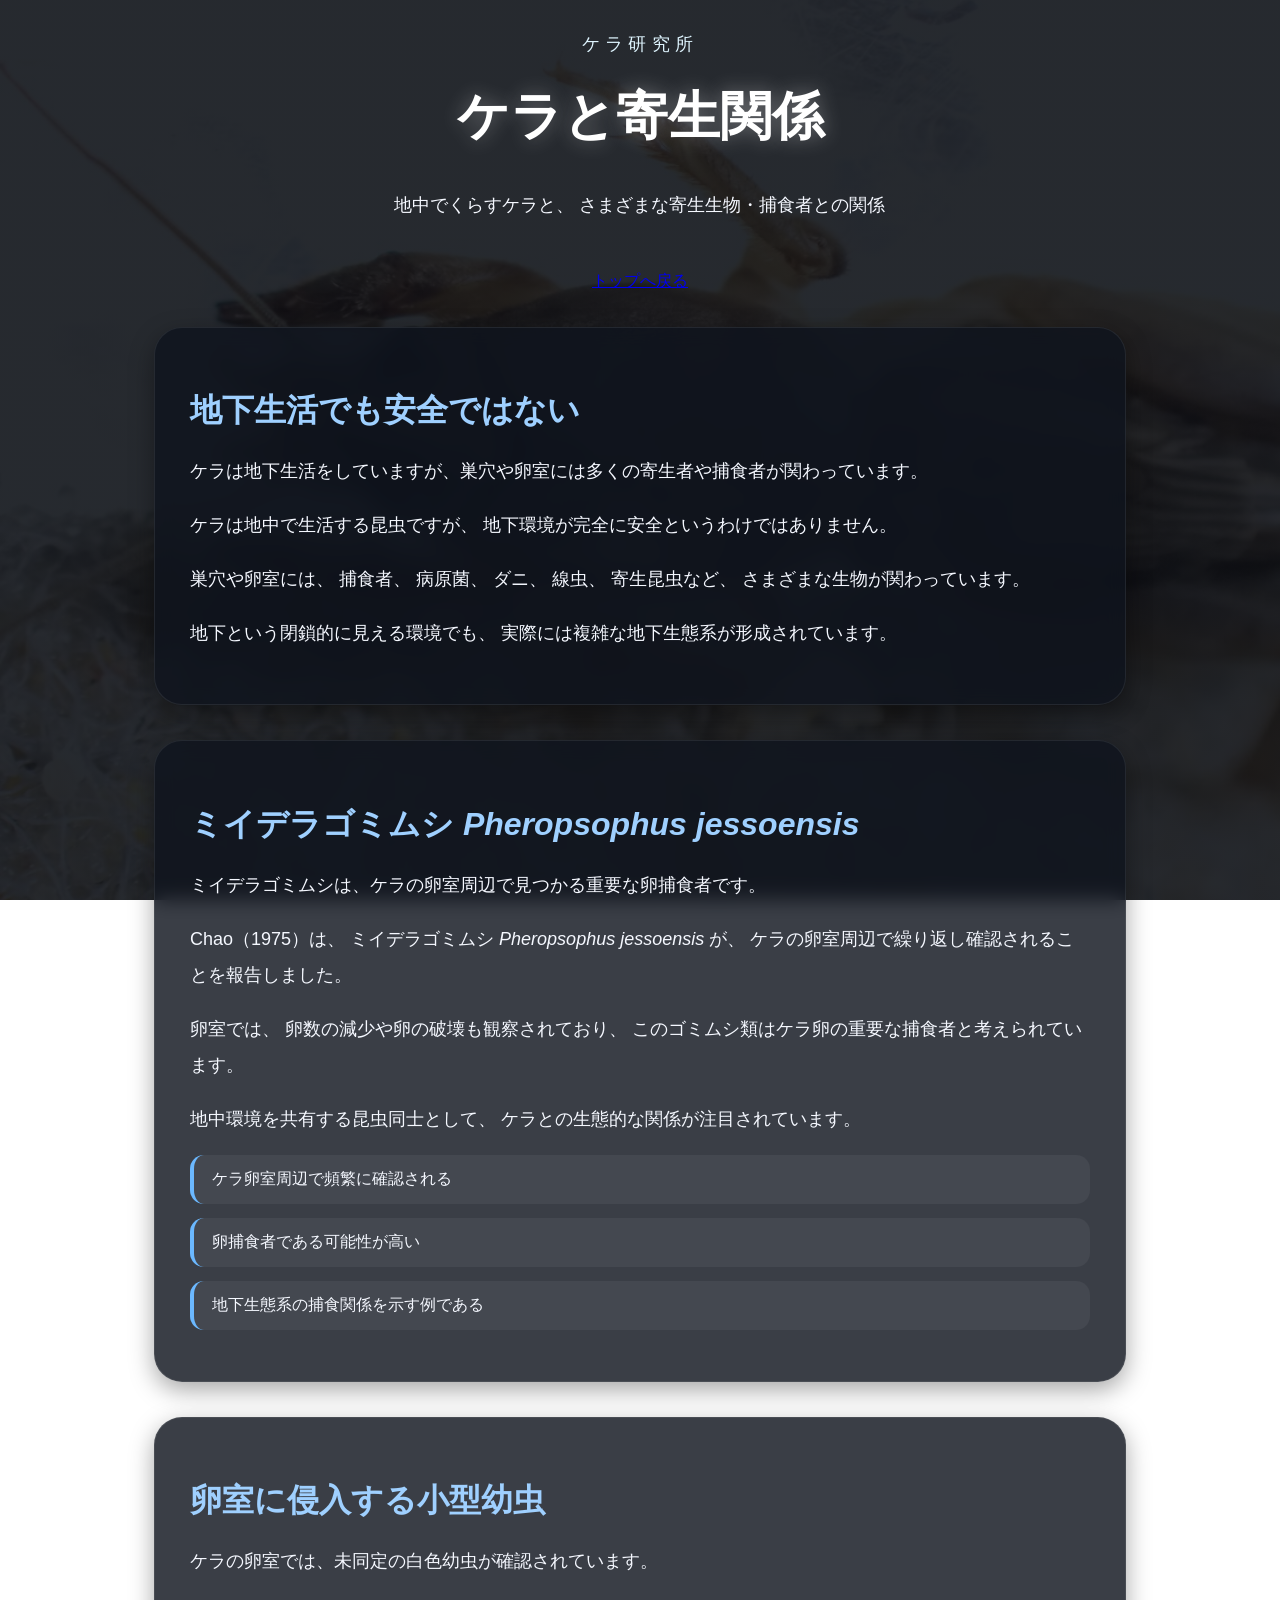
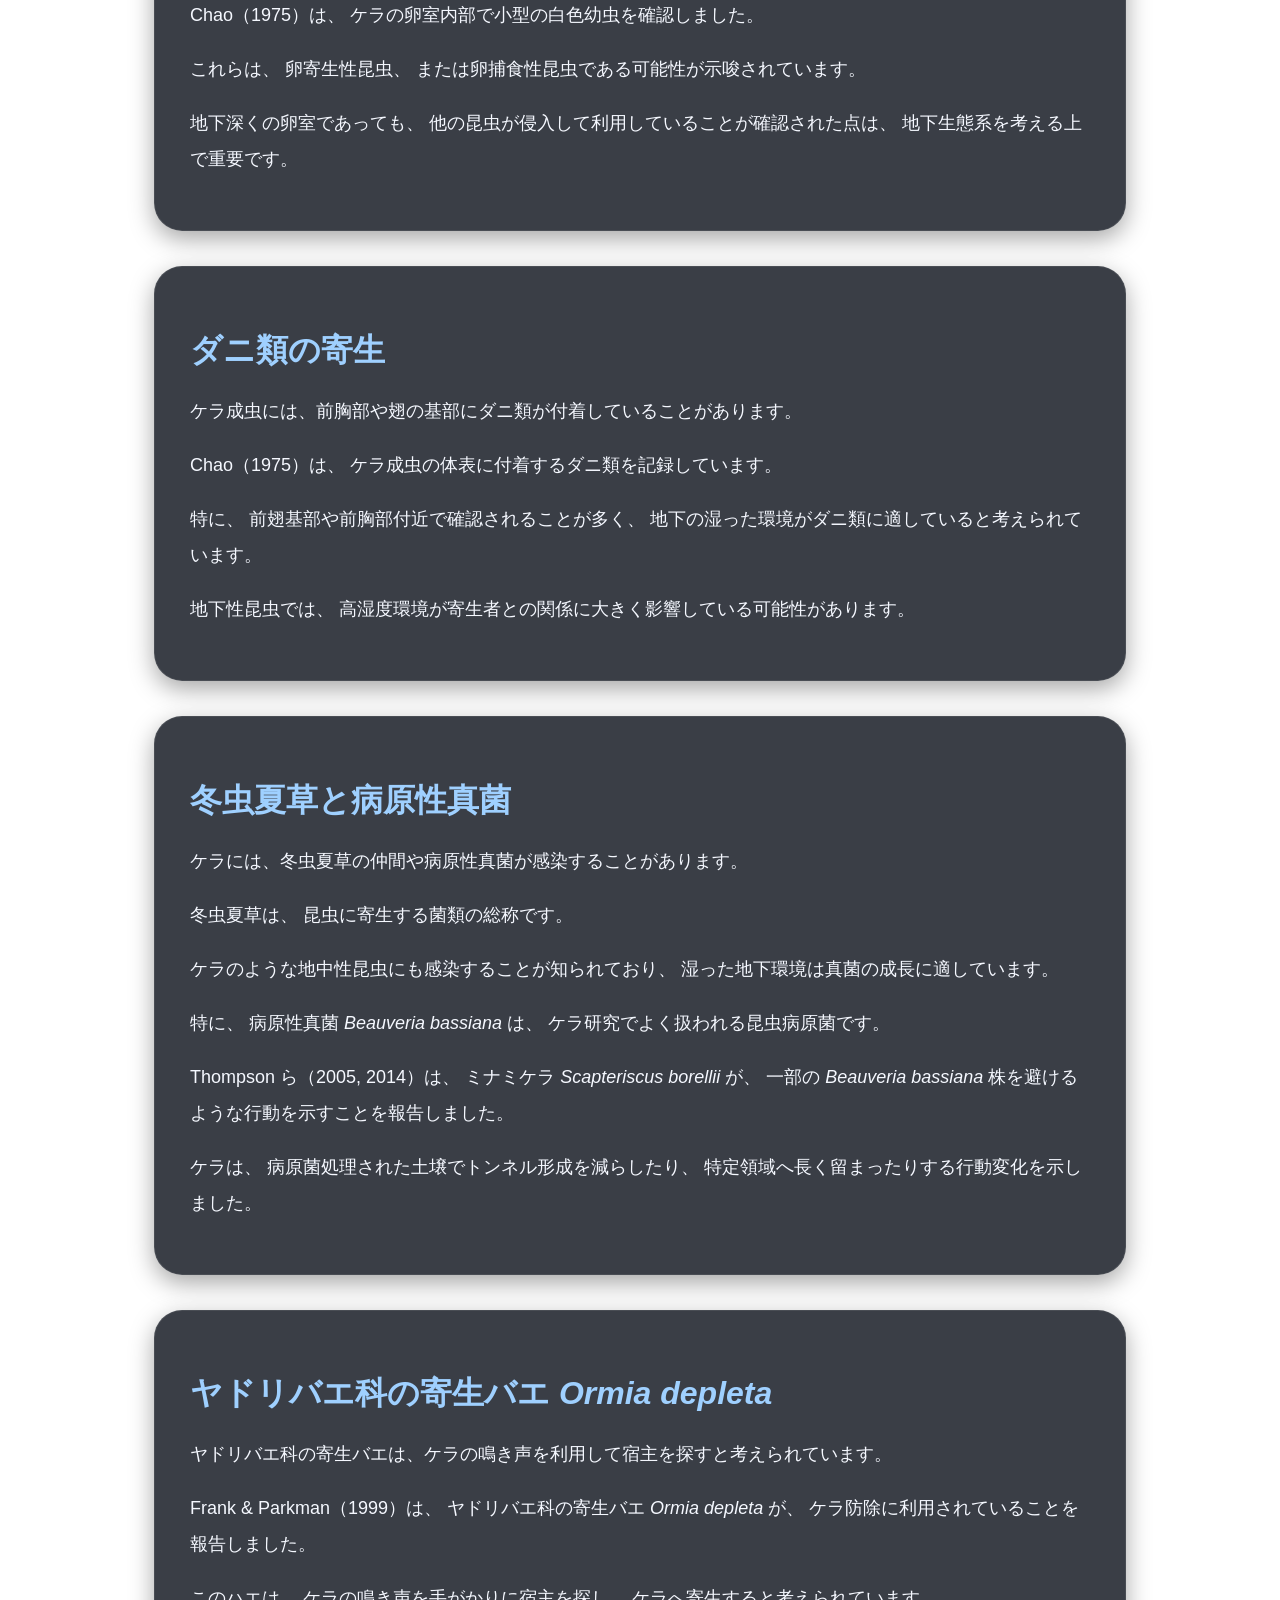
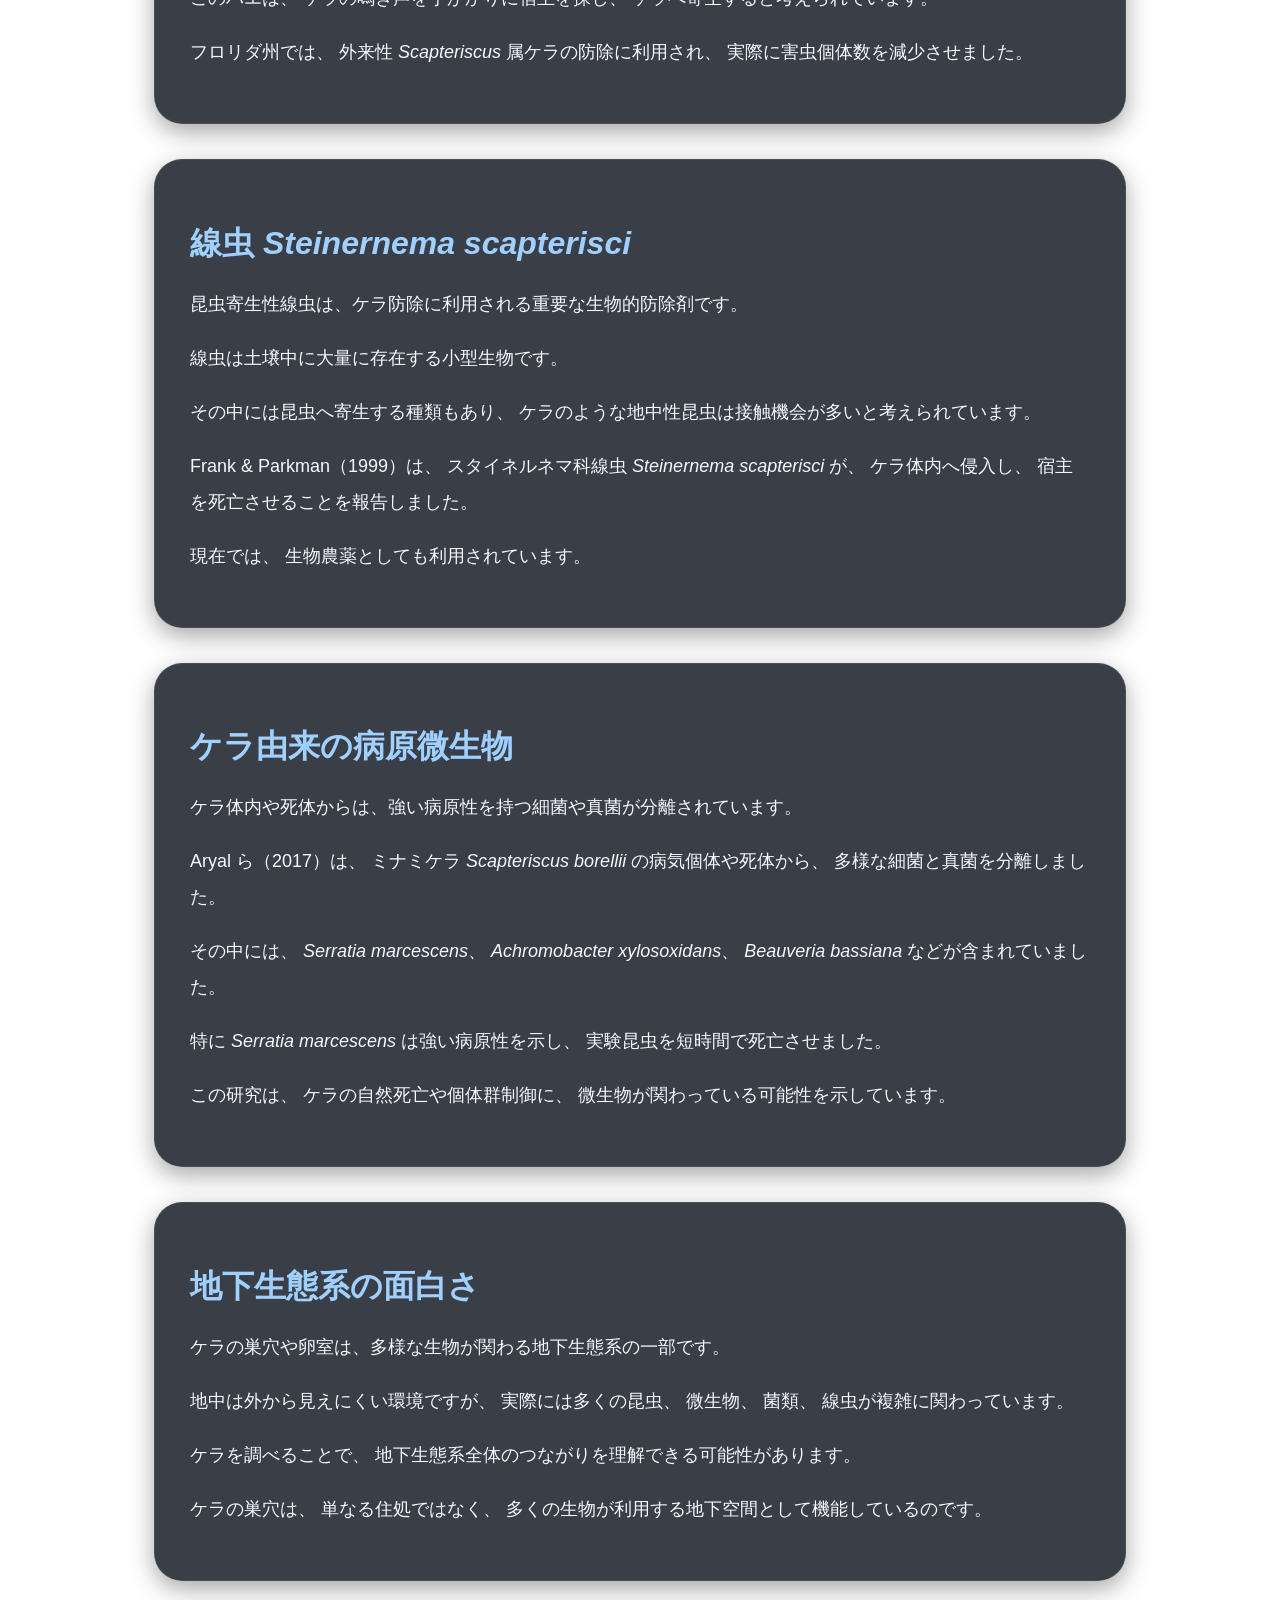
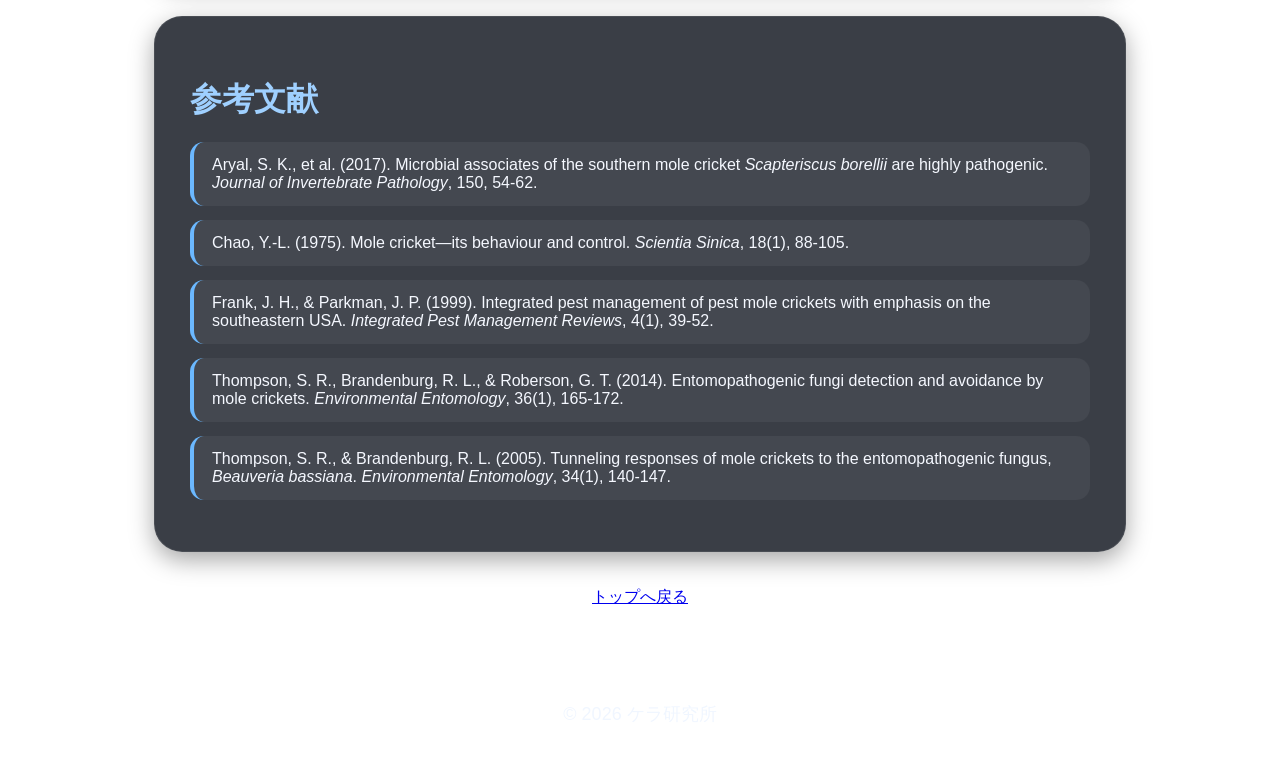
<file: parasite.html>
<!DOCTYPE html>
<html lang="ja">

<head>

  <meta charset="UTF-8">

  <meta name="viewport"
        content="width=device-width, initial-scale=1.0">

  <title>
    ケラと寄生関係｜線虫・冬虫夏草・寄生バエ・病原菌｜ケラ研究所
  </title>

  <meta name="description"
        content="ケラ研究所による、ケラと寄生関係のまとめ。ミイデラゴミムシ、冬虫夏草、線虫、寄生バエ、ダニ、病原菌、生物的防除など、地下生態系の相互作用を研究論文をもとに解説します。">

  <meta name="keywords"
        content="ケラ 寄生,ケラ 線虫,ケラ 冬虫夏草,ケラ 病原菌,ケラ ダニ,ケラ 寄生バエ,Beauveria bassiana,Steinernema scapterisci,Ormia depleta">

  <meta name="author"
        content="ケラ研究所">

  <meta name="application-name"
        content="ケラ研究所">

  <meta property="og:site_name"
        content="ケラ研究所">

  <meta property="og:title"
        content="ケラと寄生関係｜ケラ研究所">

  <meta property="og:description"
        content="地下でくらすケラと、線虫・病原菌・寄生バエ・捕食者との関係を研究論文から解説。">

  <meta property="og:type"
        content="article">

  <meta property="og:url"
        content="https://hirayu1120.github.io/mollcricket/parasite.html">

  <meta property="og:image"
        content="https://hirayu1120.github.io/mollcricket/kera.jpg">

  <link rel="canonical"
        href="https://hirayu1120.github.io/mollcricket/parasite.html">

  <meta name="twitter:card"
        content="summary_large_image">

  <meta name="twitter:title"
        content="ケラと寄生関係｜ケラ研究所">

  <meta name="twitter:description"
        content="ケラに関わる寄生者・病原菌・地下生態系を紹介。">

  <link rel="icon"
        type="image/png"
        href="favicon.png">

  <link rel="apple-touch-icon"
        href="favicon.png">

  <link rel="stylesheet"
        href="style.css">

</head>

<body class="dark-theme">

<header>

  <p class="site-name">
    ケラ研究所
  </p>

  <h1>
    ケラと寄生関係
  </h1>

  <p>
    地中でくらすケラと、
    さまざまな寄生生物・捕食者との関係
  </p>

</header>

<nav>

  <a href="index.html">
    トップへ戻る
  </a>

</nav>

<main>

  <section>

    <h2>
      地下生活でも安全ではない
    </h2>

    <p class="section-point">
      ケラは地下生活をしていますが、巣穴や卵室には多くの寄生者や捕食者が関わっています。
    </p>

    <p>
      ケラは地中で生活する昆虫ですが、
      地下環境が完全に安全というわけではありません。
    </p>

    <p>
      巣穴や卵室には、
      捕食者、
      病原菌、
      ダニ、
      線虫、
      寄生昆虫など、
      さまざまな生物が関わっています。
    </p>

    <p>
      地下という閉鎖的に見える環境でも、
      実際には複雑な地下生態系が形成されています。
    </p>

  </section>

  <section>

    <h2>
      ミイデラゴミムシ
      <em>Pheropsophus jessoensis</em>
    </h2>

    <p class="section-point">
      ミイデラゴミムシは、ケラの卵室周辺で見つかる重要な卵捕食者です。
    </p>

    <p>
      Chao（1975）は、
      ミイデラゴミムシ
      <em>Pheropsophus jessoensis</em>
      が、
      ケラの卵室周辺で繰り返し確認されることを報告しました。
    </p>

    <p>
      卵室では、
      卵数の減少や卵の破壊も観察されており、
      このゴミムシ類はケラ卵の重要な捕食者と考えられています。
    </p>

    <p>
      地中環境を共有する昆虫同士として、
      ケラとの生態的な関係が注目されています。
    </p>

    <ul>

      <li>
        ケラ卵室周辺で頻繁に確認される
      </li>

      <li>
        卵捕食者である可能性が高い
      </li>

      <li>
        地下生態系の捕食関係を示す例である
      </li>

    </ul>

  </section>

  <section>

    <h2>
      卵室に侵入する小型幼虫
    </h2>

    <p class="section-point">
      ケラの卵室では、未同定の白色幼虫が確認されています。
    </p>

    <p>
      Chao（1975）は、
      ケラの卵室内部で小型の白色幼虫を確認しました。
    </p>

    <p>
      これらは、
      卵寄生性昆虫、
      または卵捕食性昆虫である可能性が示唆されています。
    </p>

    <p>
      地下深くの卵室であっても、
      他の昆虫が侵入して利用していることが確認された点は、
      地下生態系を考える上で重要です。
    </p>

  </section>

  <section>

    <h2>
      ダニ類の寄生
    </h2>

    <p class="section-point">
      ケラ成虫には、前胸部や翅の基部にダニ類が付着していることがあります。
    </p>

    <p>
      Chao（1975）は、
      ケラ成虫の体表に付着するダニ類を記録しています。
    </p>

    <p>
      特に、
      前翅基部や前胸部付近で確認されることが多く、
      地下の湿った環境がダニ類に適していると考えられています。
    </p>

    <p>
      地下性昆虫では、
      高湿度環境が寄生者との関係に大きく影響している可能性があります。
    </p>

  </section>

  <section>

    <h2>
      冬虫夏草と病原性真菌
    </h2>

    <p class="section-point">
      ケラには、冬虫夏草の仲間や病原性真菌が感染することがあります。
    </p>

    <p>
      冬虫夏草は、
      昆虫に寄生する菌類の総称です。
    </p>

    <p>
      ケラのような地中性昆虫にも感染することが知られており、
      湿った地下環境は真菌の成長に適しています。
    </p>

    <p>
      特に、
      病原性真菌
      <em>Beauveria bassiana</em>
      は、
      ケラ研究でよく扱われる昆虫病原菌です。
    </p>

    <p>
      Thompson ら（2005, 2014）は、
      ミナミケラ
      <em>Scapteriscus borellii</em>
      が、
      一部の
      <em>Beauveria bassiana</em>
      株を避けるような行動を示すことを報告しました。
    </p>

    <p>
      ケラは、
      病原菌処理された土壌でトンネル形成を減らしたり、
      特定領域へ長く留まったりする行動変化を示しました。
    </p>

  </section>

  <section>

    <h2>
      ヤドリバエ科の寄生バエ
      <em>Ormia depleta</em>
    </h2>

    <p class="section-point">
      ヤドリバエ科の寄生バエは、ケラの鳴き声を利用して宿主を探すと考えられています。
    </p>

    <p>
      Frank &amp; Parkman（1999）は、
      ヤドリバエ科の寄生バエ
      <em>Ormia depleta</em>
      が、
      ケラ防除に利用されていることを報告しました。
    </p>

    <p>
      このハエは、
      ケラの鳴き声を手がかりに宿主を探し、
      ケラへ寄生すると考えられています。
    </p>

    <p>
      フロリダ州では、
      外来性
      <em>Scapteriscus</em>
      属ケラの防除に利用され、
      実際に害虫個体数を減少させました。
    </p>

  </section>

  <section>

    <h2>
      線虫
      <em>Steinernema scapterisci</em>
    </h2>

    <p class="section-point">
      昆虫寄生性線虫は、ケラ防除に利用される重要な生物的防除剤です。
    </p>

    <p>
      線虫は土壌中に大量に存在する小型生物です。
    </p>

    <p>
      その中には昆虫へ寄生する種類もあり、
      ケラのような地中性昆虫は接触機会が多いと考えられています。
    </p>

    <p>
      Frank &amp; Parkman（1999）は、
      スタイネルネマ科線虫
      <em>Steinernema scapterisci</em>
      が、
      ケラ体内へ侵入し、
      宿主を死亡させることを報告しました。
    </p>

    <p>
      現在では、
      生物農薬としても利用されています。
    </p>

  </section>

  <section>

    <h2>
      ケラ由来の病原微生物
    </h2>

    <p class="section-point">
      ケラ体内や死体からは、強い病原性を持つ細菌や真菌が分離されています。
    </p>

    <p>
      Aryal ら（2017）は、
      ミナミケラ
      <em>Scapteriscus borellii</em>
      の病気個体や死体から、
      多様な細菌と真菌を分離しました。
    </p>

    <p>
      その中には、
      <em>Serratia marcescens</em>、
      <em>Achromobacter xylosoxidans</em>、
      <em>Beauveria bassiana</em>
      などが含まれていました。
    </p>

    <p>
      特に
      <em>Serratia marcescens</em>
      は強い病原性を示し、
      実験昆虫を短時間で死亡させました。
    </p>

    <p>
      この研究は、
      ケラの自然死亡や個体群制御に、
      微生物が関わっている可能性を示しています。
    </p>

  </section>

  <section>

    <h2>
      地下生態系の面白さ
    </h2>

    <p class="section-point">
      ケラの巣穴や卵室は、多様な生物が関わる地下生態系の一部です。
    </p>

    <p>
      地中は外から見えにくい環境ですが、
      実際には多くの昆虫、
      微生物、
      菌類、
      線虫が複雑に関わっています。
    </p>

    <p>
      ケラを調べることで、
      地下生態系全体のつながりを理解できる可能性があります。
    </p>

    <p>
      ケラの巣穴は、
      単なる住処ではなく、
      多くの生物が利用する地下空間として機能しているのです。
    </p>

  </section>

  <section>

    <h2>
      参考文献
    </h2>

    <ul class="references">

      <li>
        Aryal, S. K., et al. (2017).
        Microbial associates of the southern mole cricket
        <em>Scapteriscus borellii</em>
        are highly pathogenic.
        <em>Journal of Invertebrate Pathology</em>, 150, 54-62.
      </li>

      <li>
        Chao, Y.-L. (1975).
        Mole cricket—its behaviour and control.
        <em>Scientia Sinica</em>, 18(1), 88-105.
      </li>

      <li>
        Frank, J. H., &amp; Parkman, J. P. (1999).
        Integrated pest management of pest mole crickets with emphasis on the southeastern USA.
        <em>Integrated Pest Management Reviews</em>, 4(1), 39-52.
      </li>

      <li>
        Thompson, S. R., Brandenburg, R. L., &amp; Roberson, G. T. (2014).
        Entomopathogenic fungi detection and avoidance by mole crickets.
        <em>Environmental Entomology</em>, 36(1), 165-172.
      </li>

      <li>
        Thompson, S. R., &amp; Brandenburg, R. L. (2005).
        Tunneling responses of mole crickets to the entomopathogenic fungus,
        <em>Beauveria bassiana</em>.
        <em>Environmental Entomology</em>, 34(1), 140-147.
      </li>

    </ul>

  </section>

  <nav class="bottom-nav">

    <a href="index.html">
      トップへ戻る
    </a>

  </nav>

</main>

<footer>

  <p>&copy; 2026 ケラ研究所</p>

</footer>

</body>

</html>
</file>
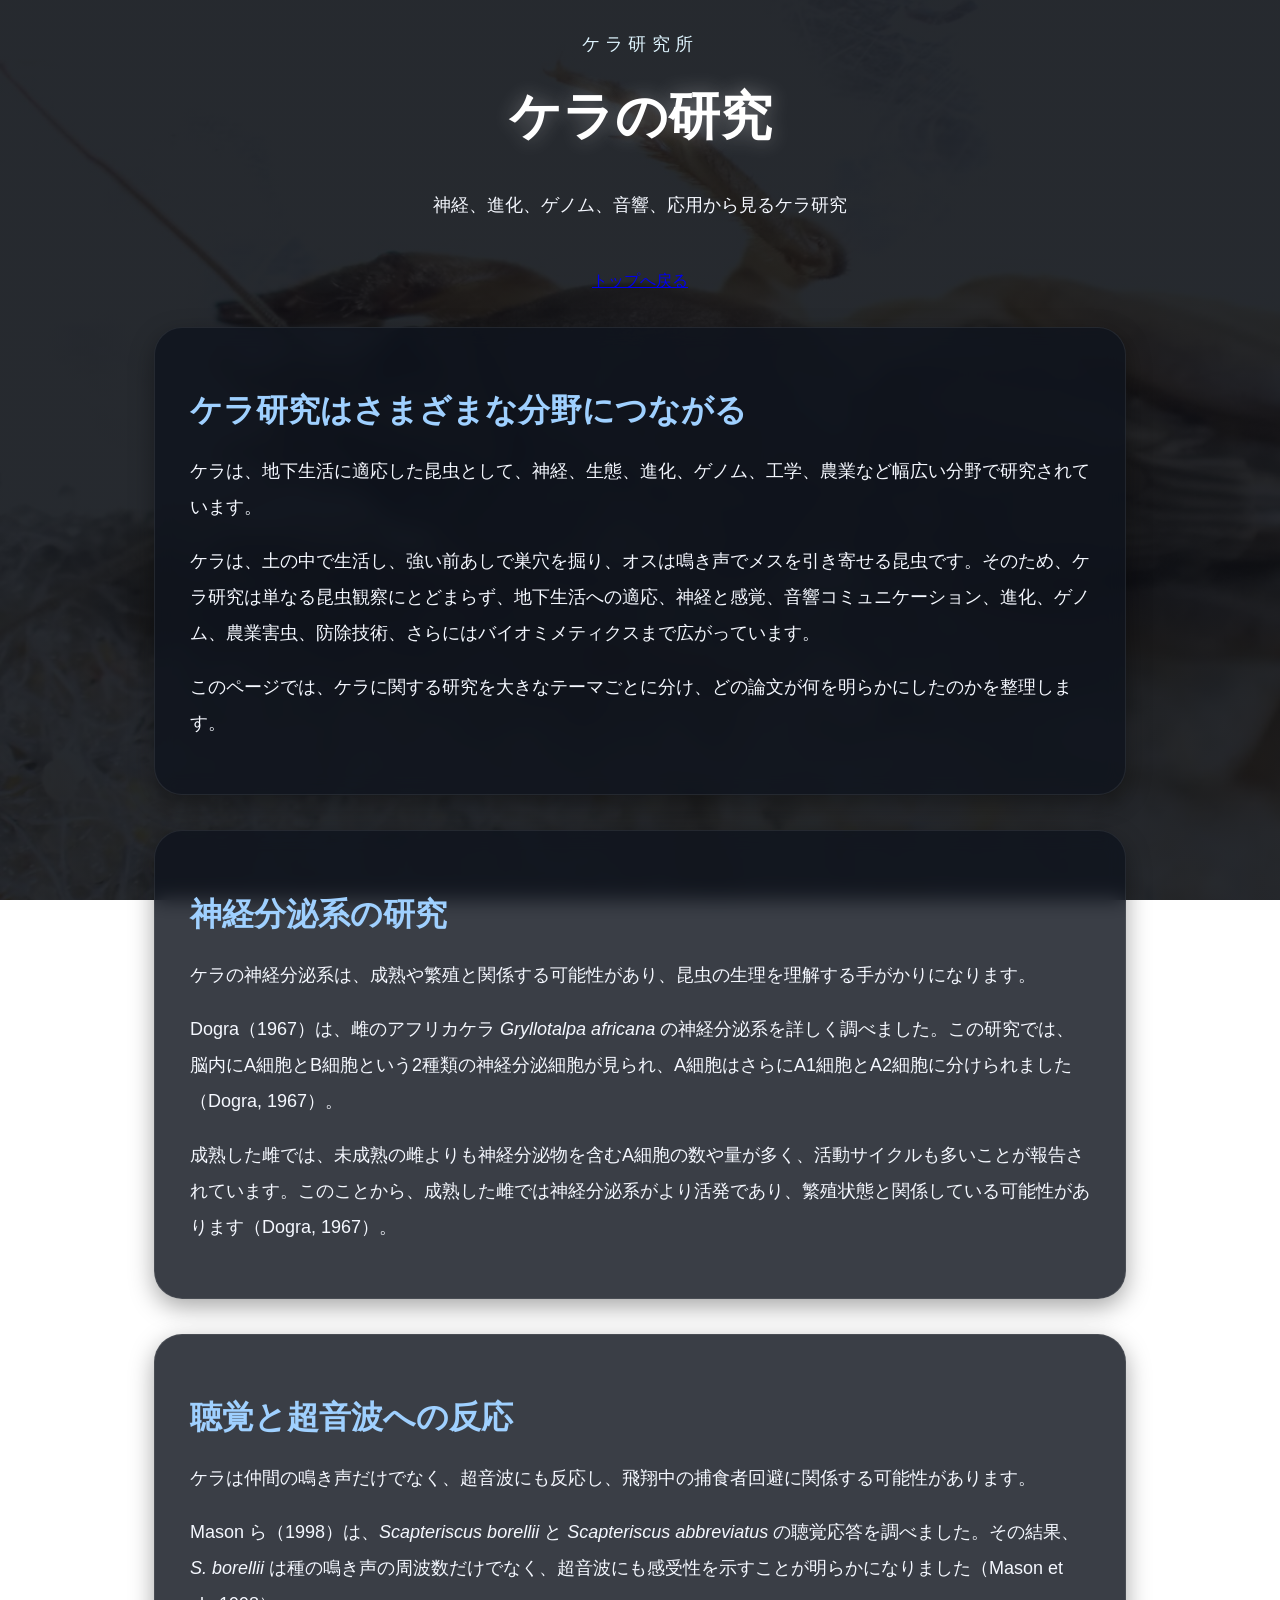
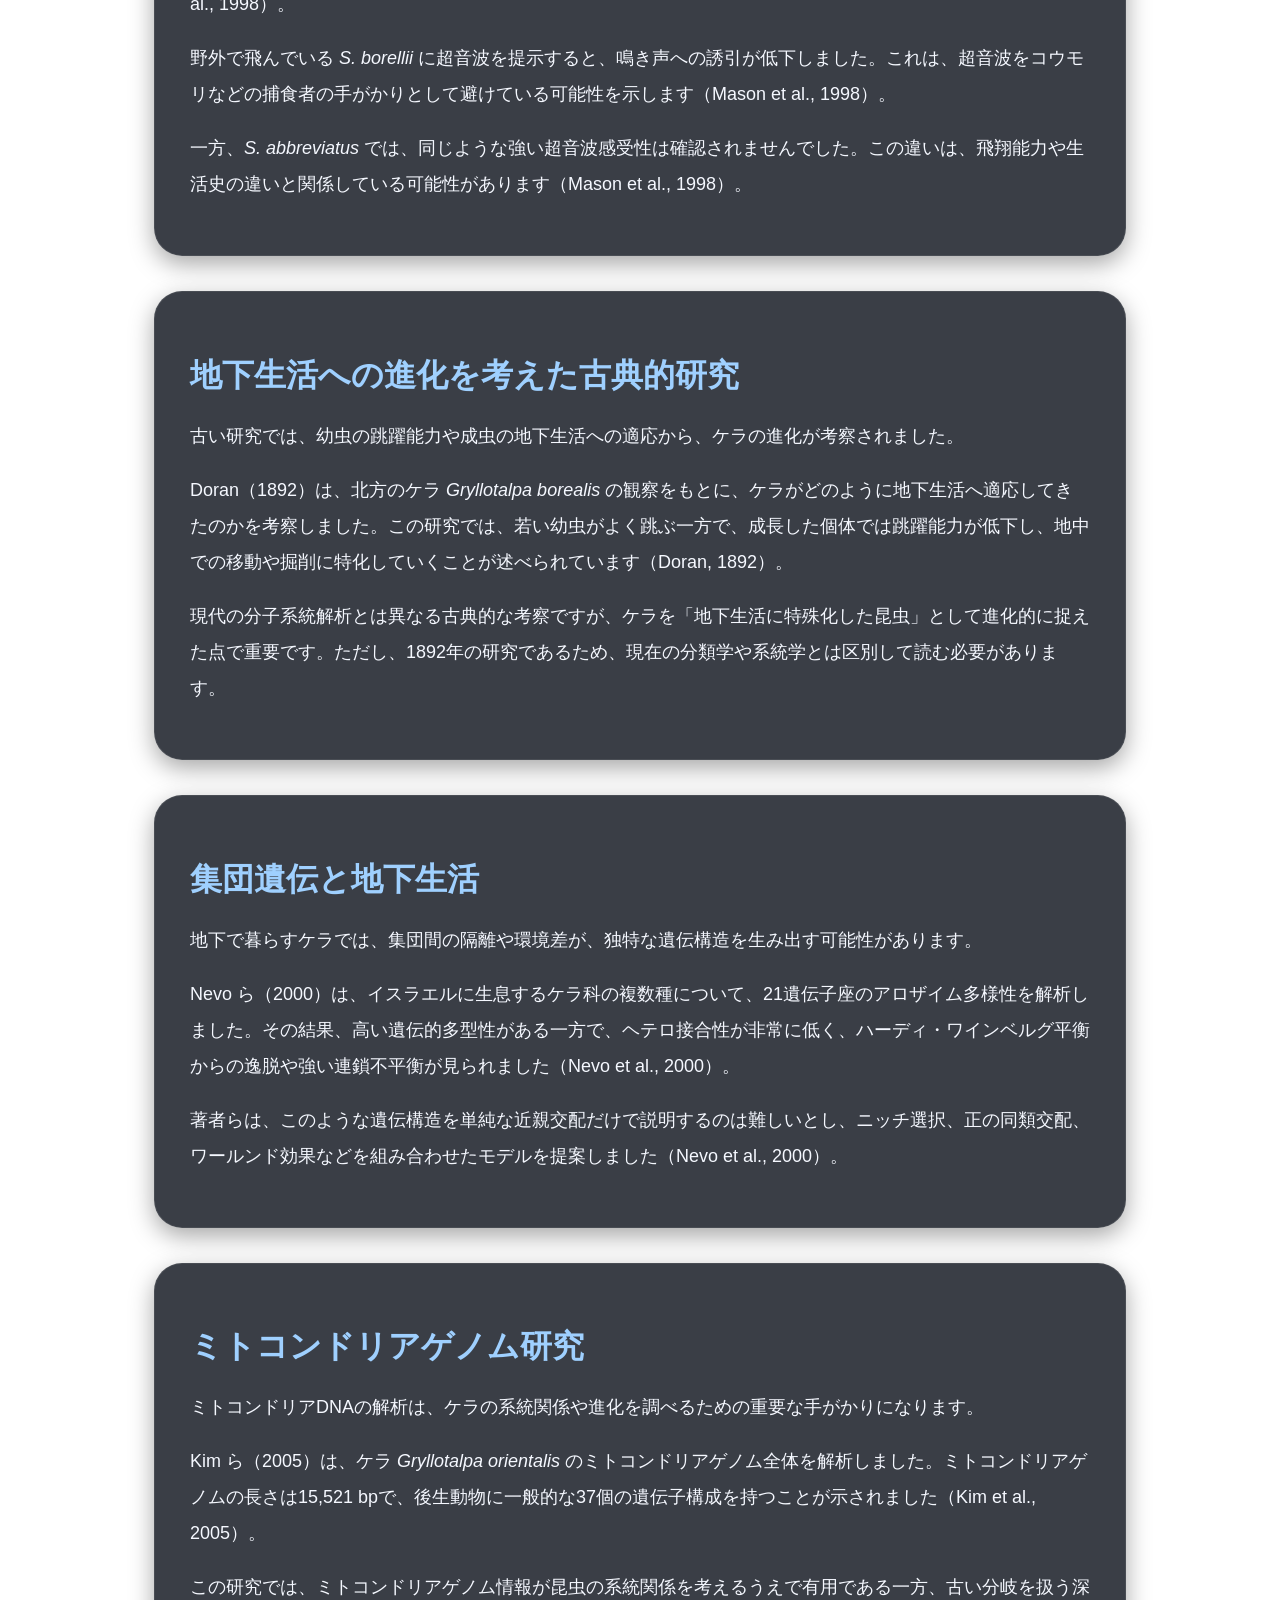
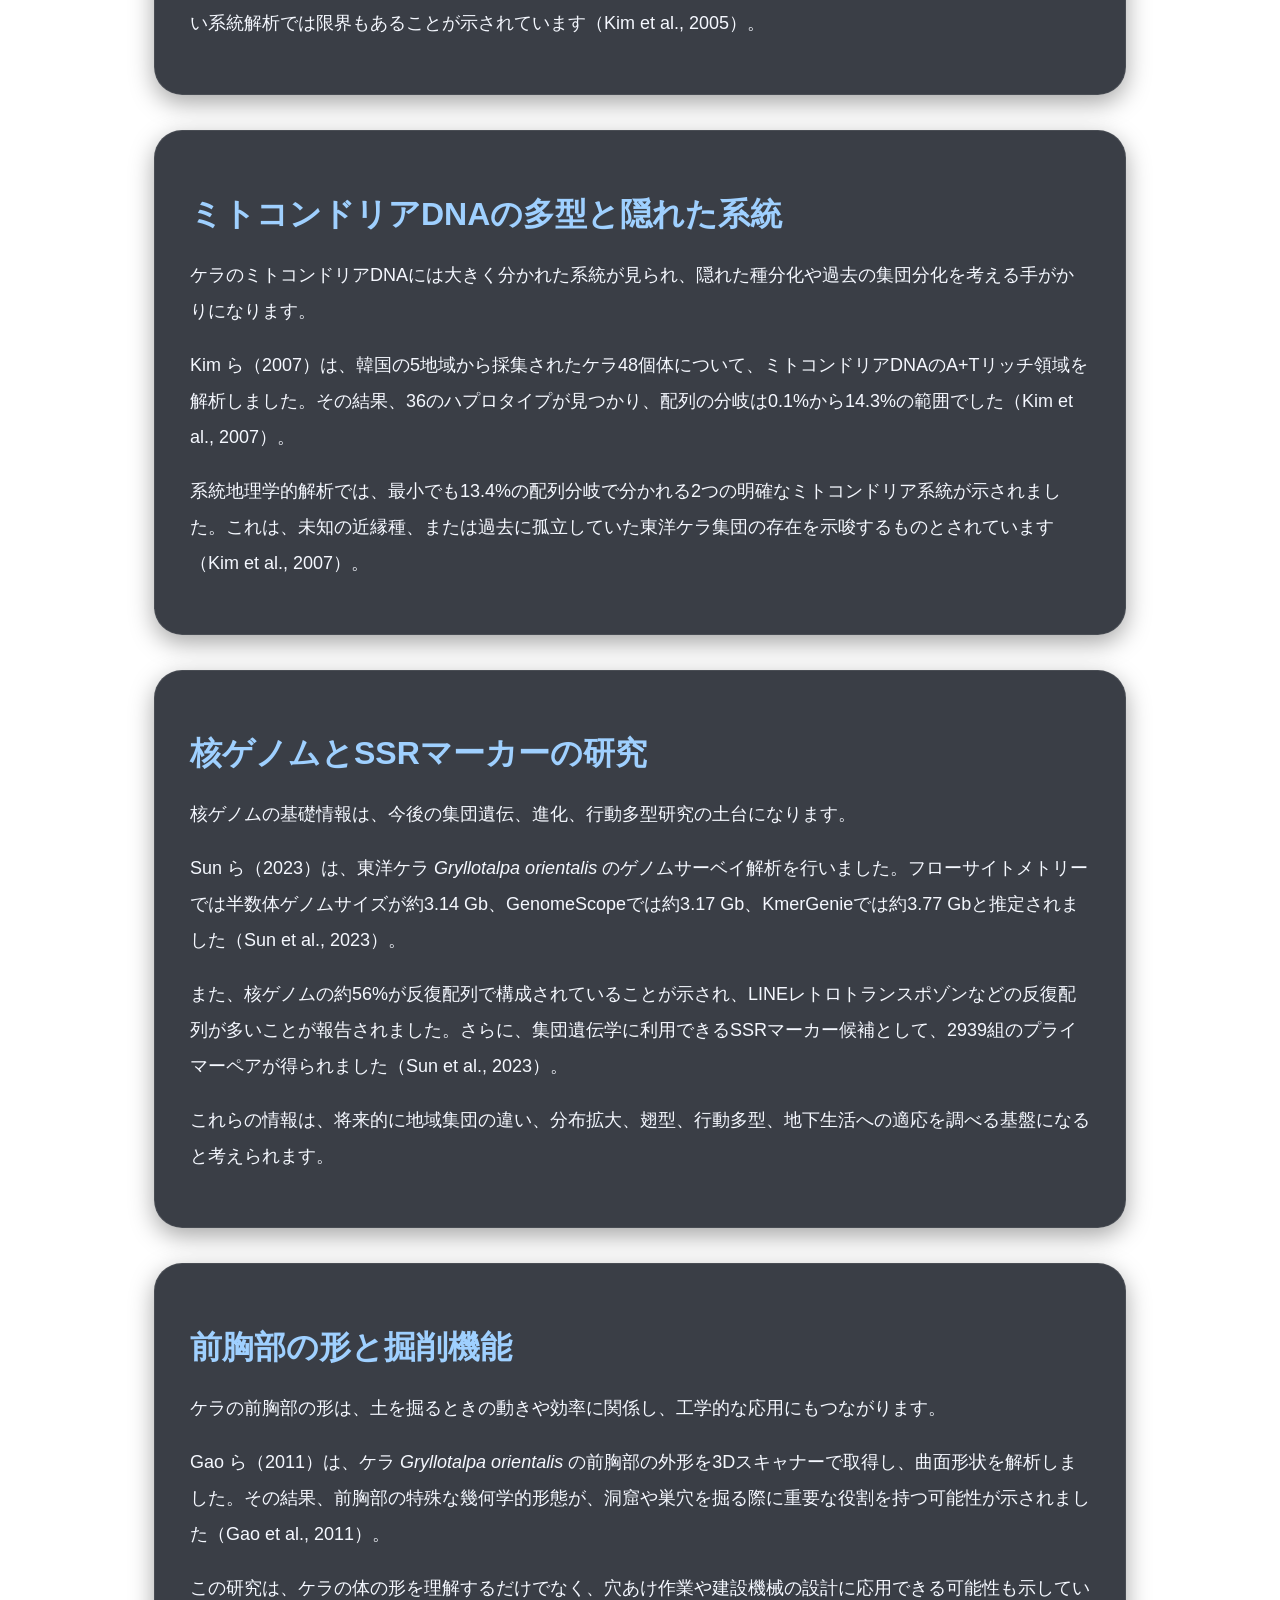
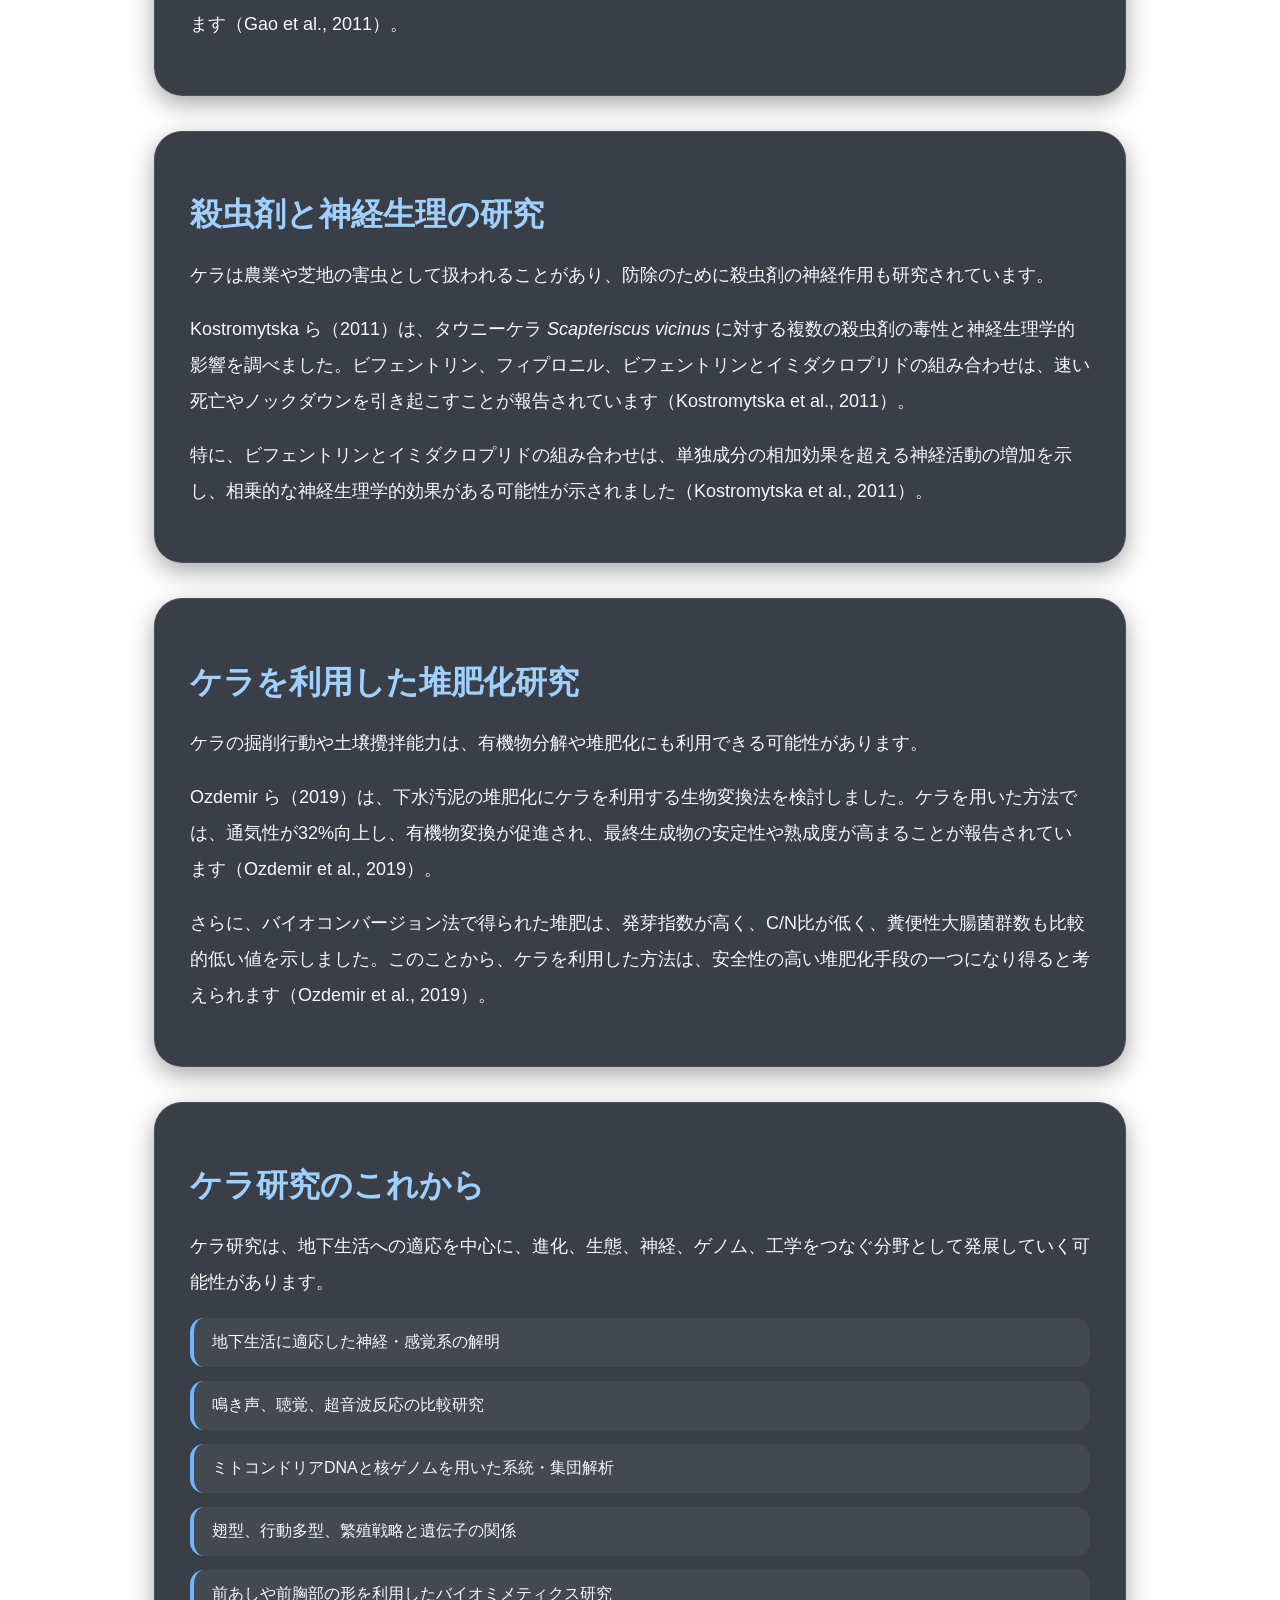
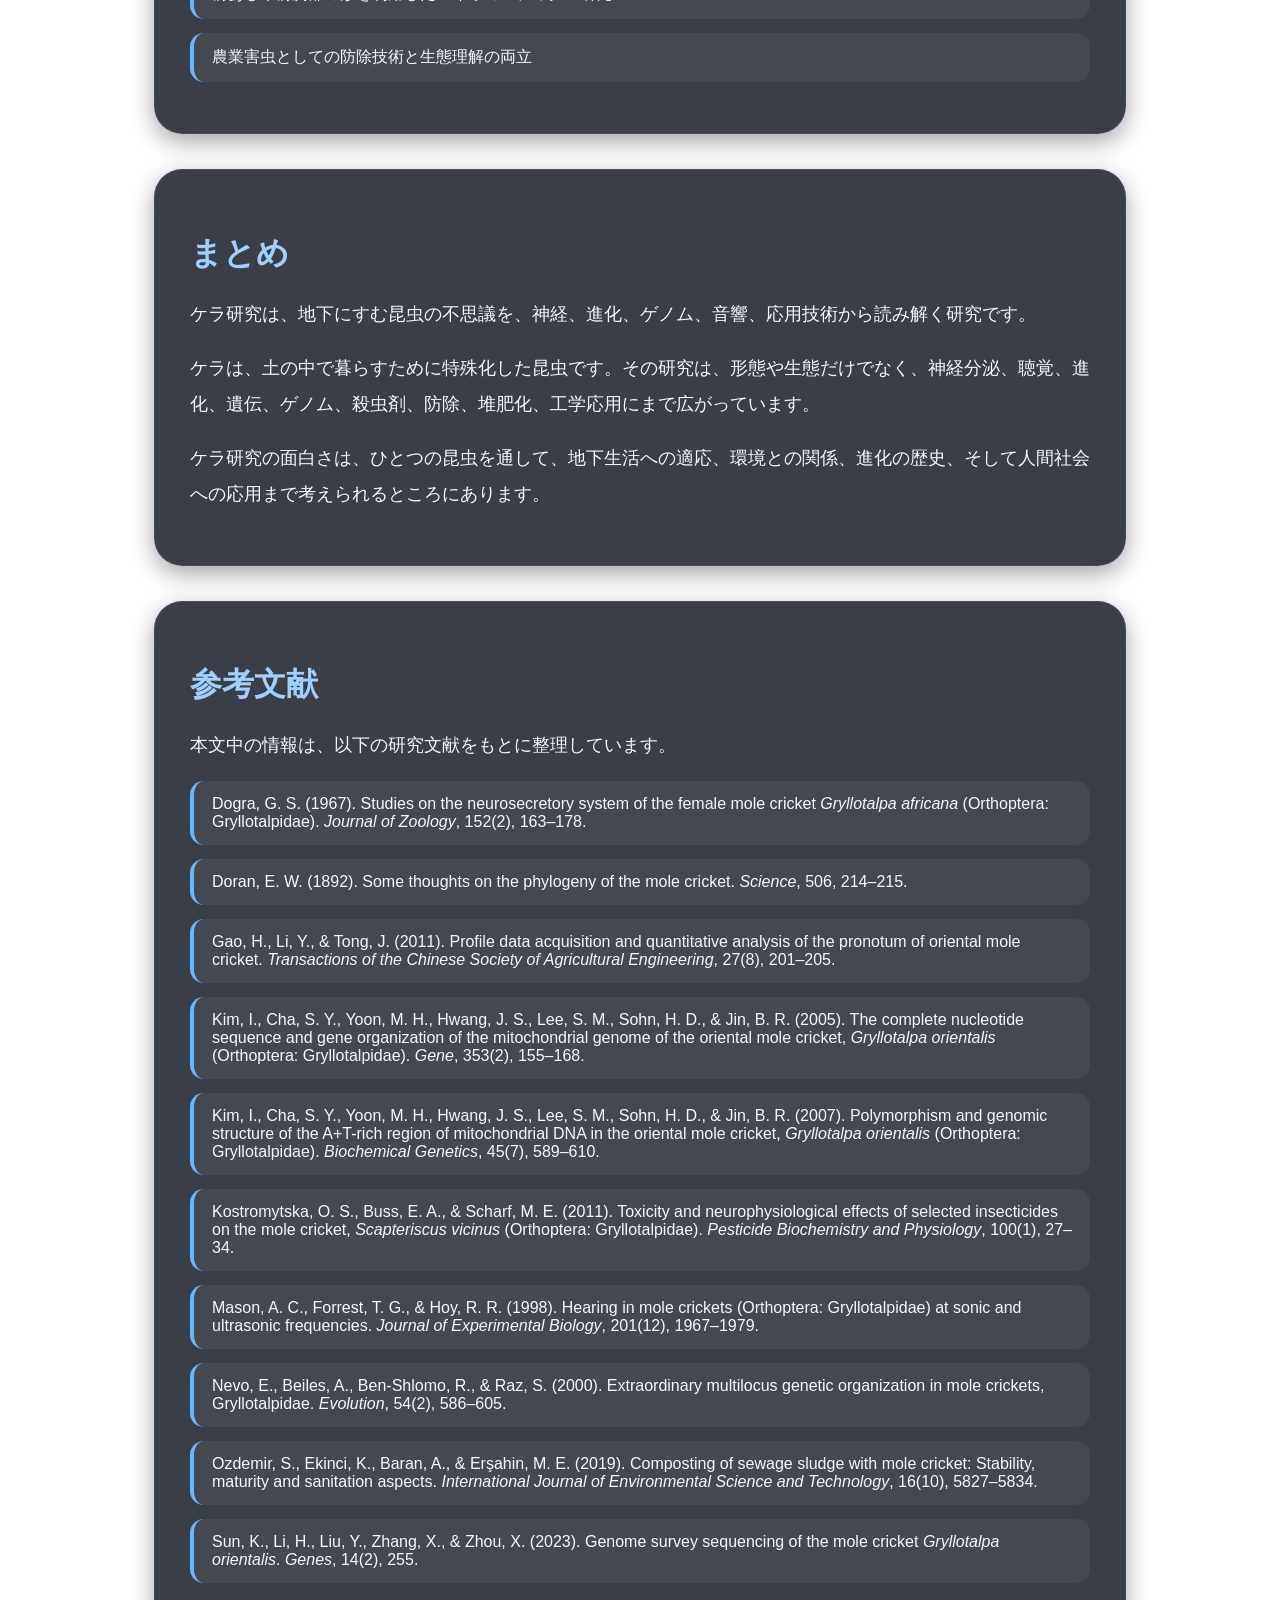
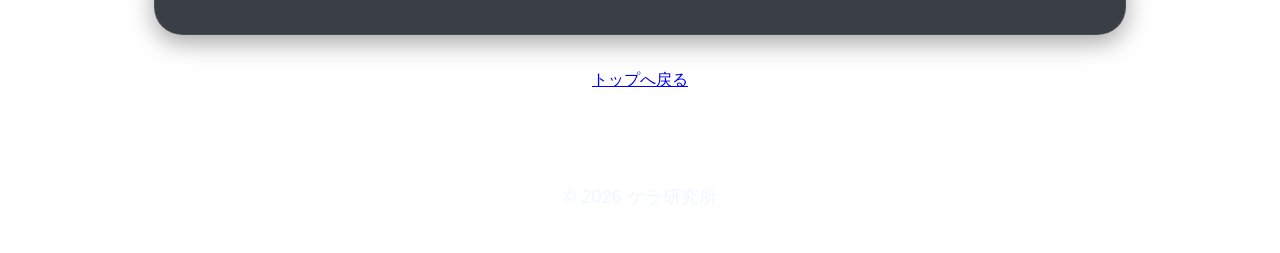
<file: research.html>
<!DOCTYPE html>
<html lang="ja">

<head>
  <meta charset="UTF-8">
  <meta name="viewport" content="width=device-width, initial-scale=1.0">

  <title>
    ケラの研究｜神経・進化・ゲノム・音響・応用研究｜ケラ研究所
  </title>

  <meta name="description"
        content="ケラ研究所による、ケラ研究のまとめページ。神経分泌系、聴覚、進化、ミトコンドリアDNA、核ゲノム、バイオミメティクス、害虫防除、堆肥化研究について研究論文をもとに紹介します。">

  <meta name="keywords"
        content="ケラ,ケラ 研究,ケラ 論文,ケラ ゲノム,ケラ 聴覚,ケラ 進化,ケラ 神経,ケラ 殺虫剤,ケラ バイオミメティクス,Gryllotalpa orientalis,mole cricket research">

  <meta name="author" content="ケラ研究所">

  <meta property="og:title" content="ケラの研究｜ケラ研究所">
  <meta property="og:description" content="ケラの神経、進化、ゲノム、音響、応用研究を研究論文とともに解説。">
  <meta property="og:type" content="article">
  <meta property="og:site_name" content="ケラ研究所">

  <meta name="twitter:card" content="summary_large_image">

  <link rel="icon" type="image/png" href="favicon.png">
  <link rel="apple-touch-icon" href="favicon.png">
  <link rel="stylesheet" href="style.css">
</head>

<body class="dark-theme">

<header>
  <p class="site-name">
    ケラ研究所
  </p>

  <h1>
    ケラの研究
  </h1>

  <p>
    神経、進化、ゲノム、音響、応用から見るケラ研究
  </p>
</header>

<nav>
  <a href="index.html">トップへ戻る</a>
</nav>

<main>

  <section>
    <h2>ケラ研究はさまざまな分野につながる</h2>
    <p class="section-point">
      ケラは、地下生活に適応した昆虫として、神経、生態、進化、ゲノム、工学、農業など幅広い分野で研究されています。
    </p>

    <p>
      ケラは、土の中で生活し、強い前あしで巣穴を掘り、オスは鳴き声でメスを引き寄せる昆虫です。そのため、ケラ研究は単なる昆虫観察にとどまらず、地下生活への適応、神経と感覚、音響コミュニケーション、進化、ゲノム、農業害虫、防除技術、さらにはバイオミメティクスまで広がっています。
    </p>

    <p>
      このページでは、ケラに関する研究を大きなテーマごとに分け、どの論文が何を明らかにしたのかを整理します。
    </p>
  </section>

  <section>
    <h2>神経分泌系の研究</h2>
    <p class="section-point">
      ケラの神経分泌系は、成熟や繁殖と関係する可能性があり、昆虫の生理を理解する手がかりになります。
    </p>

    <p>
      Dogra（1967）は、雌のアフリカケラ <em>Gryllotalpa africana</em> の神経分泌系を詳しく調べました。この研究では、脳内にA細胞とB細胞という2種類の神経分泌細胞が見られ、A細胞はさらにA1細胞とA2細胞に分けられました（Dogra, 1967）。
    </p>

    <p>
      成熟した雌では、未成熟の雌よりも神経分泌物を含むA細胞の数や量が多く、活動サイクルも多いことが報告されています。このことから、成熟した雌では神経分泌系がより活発であり、繁殖状態と関係している可能性があります（Dogra, 1967）。
    </p>
  </section>

  <section>
    <h2>聴覚と超音波への反応</h2>
    <p class="section-point">
      ケラは仲間の鳴き声だけでなく、超音波にも反応し、飛翔中の捕食者回避に関係する可能性があります。
    </p>

    <p>
      Mason ら（1998）は、<em>Scapteriscus borellii</em> と <em>Scapteriscus abbreviatus</em> の聴覚応答を調べました。その結果、<em>S. borellii</em> は種の鳴き声の周波数だけでなく、超音波にも感受性を示すことが明らかになりました（Mason et al., 1998）。
    </p>

    <p>
      野外で飛んでいる <em>S. borellii</em> に超音波を提示すると、鳴き声への誘引が低下しました。これは、超音波をコウモリなどの捕食者の手がかりとして避けている可能性を示します（Mason et al., 1998）。
    </p>

    <p>
      一方、<em>S. abbreviatus</em> では、同じような強い超音波感受性は確認されませんでした。この違いは、飛翔能力や生活史の違いと関係している可能性があります（Mason et al., 1998）。
    </p>
  </section>

  <section>
    <h2>地下生活への進化を考えた古典的研究</h2>
    <p class="section-point">
      古い研究では、幼虫の跳躍能力や成虫の地下生活への適応から、ケラの進化が考察されました。
    </p>

    <p>
      Doran（1892）は、北方のケラ <em>Gryllotalpa borealis</em> の観察をもとに、ケラがどのように地下生活へ適応してきたのかを考察しました。この研究では、若い幼虫がよく跳ぶ一方で、成長した個体では跳躍能力が低下し、地中での移動や掘削に特化していくことが述べられています（Doran, 1892）。
    </p>

    <p>
      現代の分子系統解析とは異なる古典的な考察ですが、ケラを「地下生活に特殊化した昆虫」として進化的に捉えた点で重要です。ただし、1892年の研究であるため、現在の分類学や系統学とは区別して読む必要があります。
    </p>
  </section>

  <section>
    <h2>集団遺伝と地下生活</h2>
    <p class="section-point">
      地下で暮らすケラでは、集団間の隔離や環境差が、独特な遺伝構造を生み出す可能性があります。
    </p>

    <p>
      Nevo ら（2000）は、イスラエルに生息するケラ科の複数種について、21遺伝子座のアロザイム多様性を解析しました。その結果、高い遺伝的多型性がある一方で、ヘテロ接合性が非常に低く、ハーディ・ワインベルグ平衡からの逸脱や強い連鎖不平衡が見られました（Nevo et al., 2000）。
    </p>

    <p>
      著者らは、このような遺伝構造を単純な近親交配だけで説明するのは難しいとし、ニッチ選択、正の同類交配、ワールンド効果などを組み合わせたモデルを提案しました（Nevo et al., 2000）。
    </p>
  </section>

  <section>
    <h2>ミトコンドリアゲノム研究</h2>
    <p class="section-point">
      ミトコンドリアDNAの解析は、ケラの系統関係や進化を調べるための重要な手がかりになります。
    </p>

    <p>
      Kim ら（2005）は、ケラ <em>Gryllotalpa orientalis</em> のミトコンドリアゲノム全体を解析しました。ミトコンドリアゲノムの長さは15,521 bpで、後生動物に一般的な37個の遺伝子構成を持つことが示されました（Kim et al., 2005）。
    </p>

    <p>
      この研究では、ミトコンドリアゲノム情報が昆虫の系統関係を考えるうえで有用である一方、古い分岐を扱う深い系統解析では限界もあることが示されています（Kim et al., 2005）。
    </p>
  </section>

  <section>
    <h2>ミトコンドリアDNAの多型と隠れた系統</h2>
    <p class="section-point">
      ケラのミトコンドリアDNAには大きく分かれた系統が見られ、隠れた種分化や過去の集団分化を考える手がかりになります。
    </p>

    <p>
      Kim ら（2007）は、韓国の5地域から採集されたケラ48個体について、ミトコンドリアDNAのA+Tリッチ領域を解析しました。その結果、36のハプロタイプが見つかり、配列の分岐は0.1%から14.3%の範囲でした（Kim et al., 2007）。
    </p>

    <p>
      系統地理学的解析では、最小でも13.4%の配列分岐で分かれる2つの明確なミトコンドリア系統が示されました。これは、未知の近縁種、または過去に孤立していた東洋ケラ集団の存在を示唆するものとされています（Kim et al., 2007）。
    </p>
  </section>

  <section>
    <h2>核ゲノムとSSRマーカーの研究</h2>
    <p class="section-point">
      核ゲノムの基礎情報は、今後の集団遺伝、進化、行動多型研究の土台になります。
    </p>

    <p>
      Sun ら（2023）は、東洋ケラ <em>Gryllotalpa orientalis</em> のゲノムサーベイ解析を行いました。フローサイトメトリーでは半数体ゲノムサイズが約3.14 Gb、GenomeScopeでは約3.17 Gb、KmerGenieでは約3.77 Gbと推定されました（Sun et al., 2023）。
    </p>

    <p>
      また、核ゲノムの約56%が反復配列で構成されていることが示され、LINEレトロトランスポゾンなどの反復配列が多いことが報告されました。さらに、集団遺伝学に利用できるSSRマーカー候補として、2939組のプライマーペアが得られました（Sun et al., 2023）。
    </p>

    <p>
      これらの情報は、将来的に地域集団の違い、分布拡大、翅型、行動多型、地下生活への適応を調べる基盤になると考えられます。
    </p>
  </section>

  <section>
    <h2>前胸部の形と掘削機能</h2>
    <p class="section-point">
      ケラの前胸部の形は、土を掘るときの動きや効率に関係し、工学的な応用にもつながります。
    </p>

    <p>
      Gao ら（2011）は、ケラ <em>Gryllotalpa orientalis</em> の前胸部の外形を3Dスキャナーで取得し、曲面形状を解析しました。その結果、前胸部の特殊な幾何学的形態が、洞窟や巣穴を掘る際に重要な役割を持つ可能性が示されました（Gao et al., 2011）。
    </p>

    <p>
      この研究は、ケラの体の形を理解するだけでなく、穴あけ作業や建設機械の設計に応用できる可能性も示しています（Gao et al., 2011）。
    </p>
  </section>

  <section>
    <h2>殺虫剤と神経生理の研究</h2>
    <p class="section-point">
      ケラは農業や芝地の害虫として扱われることがあり、防除のために殺虫剤の神経作用も研究されています。
    </p>

    <p>
      Kostromytska ら（2011）は、タウニーケラ <em>Scapteriscus vicinus</em> に対する複数の殺虫剤の毒性と神経生理学的影響を調べました。ビフェントリン、フィプロニル、ビフェントリンとイミダクロプリドの組み合わせは、速い死亡やノックダウンを引き起こすことが報告されています（Kostromytska et al., 2011）。
    </p>

    <p>
      特に、ビフェントリンとイミダクロプリドの組み合わせは、単独成分の相加効果を超える神経活動の増加を示し、相乗的な神経生理学的効果がある可能性が示されました（Kostromytska et al., 2011）。
    </p>
  </section>

  <section>
    <h2>ケラを利用した堆肥化研究</h2>
    <p class="section-point">
      ケラの掘削行動や土壌攪拌能力は、有機物分解や堆肥化にも利用できる可能性があります。
    </p>

    <p>
      Ozdemir ら（2019）は、下水汚泥の堆肥化にケラを利用する生物変換法を検討しました。ケラを用いた方法では、通気性が32%向上し、有機物変換が促進され、最終生成物の安定性や熟成度が高まることが報告されています（Ozdemir et al., 2019）。
    </p>

    <p>
      さらに、バイオコンバージョン法で得られた堆肥は、発芽指数が高く、C/N比が低く、糞便性大腸菌群数も比較的低い値を示しました。このことから、ケラを利用した方法は、安全性の高い堆肥化手段の一つになり得ると考えられます（Ozdemir et al., 2019）。
    </p>
  </section>

  <section>
    <h2>ケラ研究のこれから</h2>
    <p class="section-point">
      ケラ研究は、地下生活への適応を中心に、進化、生態、神経、ゲノム、工学をつなぐ分野として発展していく可能性があります。
    </p>

    <ul>
      <li>地下生活に適応した神経・感覚系の解明</li>
      <li>鳴き声、聴覚、超音波反応の比較研究</li>
      <li>ミトコンドリアDNAと核ゲノムを用いた系統・集団解析</li>
      <li>翅型、行動多型、繁殖戦略と遺伝子の関係</li>
      <li>前あしや前胸部の形を利用したバイオミメティクス研究</li>
      <li>農業害虫としての防除技術と生態理解の両立</li>
    </ul>
  </section>

  <section>
    <h2>まとめ</h2>
    <p class="section-point">
      ケラ研究は、地下にすむ昆虫の不思議を、神経、進化、ゲノム、音響、応用技術から読み解く研究です。
    </p>

    <p>
      ケラは、土の中で暮らすために特殊化した昆虫です。その研究は、形態や生態だけでなく、神経分泌、聴覚、進化、遺伝、ゲノム、殺虫剤、防除、堆肥化、工学応用にまで広がっています。
    </p>

    <p>
      ケラ研究の面白さは、ひとつの昆虫を通して、地下生活への適応、環境との関係、進化の歴史、そして人間社会への応用まで考えられるところにあります。
    </p>
  </section>

  <section>
    <h2>参考文献</h2>
    <p class="section-point">
      本文中の情報は、以下の研究文献をもとに整理しています。
    </p>

    <ul class="references">
      <li>Dogra, G. S. (1967). Studies on the neurosecretory system of the female mole cricket <em>Gryllotalpa africana</em> (Orthoptera: Gryllotalpidae). <em>Journal of Zoology</em>, 152(2), 163–178.</li>
      <li>Doran, E. W. (1892). Some thoughts on the phylogeny of the mole cricket. <em>Science</em>, 506, 214–215.</li>
      <li>Gao, H., Li, Y., &amp; Tong, J. (2011). Profile data acquisition and quantitative analysis of the pronotum of oriental mole cricket. <em>Transactions of the Chinese Society of Agricultural Engineering</em>, 27(8), 201–205.</li>
      <li>Kim, I., Cha, S. Y., Yoon, M. H., Hwang, J. S., Lee, S. M., Sohn, H. D., &amp; Jin, B. R. (2005). The complete nucleotide sequence and gene organization of the mitochondrial genome of the oriental mole cricket, <em>Gryllotalpa orientalis</em> (Orthoptera: Gryllotalpidae). <em>Gene</em>, 353(2), 155–168.</li>
      <li>Kim, I., Cha, S. Y., Yoon, M. H., Hwang, J. S., Lee, S. M., Sohn, H. D., &amp; Jin, B. R. (2007). Polymorphism and genomic structure of the A+T-rich region of mitochondrial DNA in the oriental mole cricket, <em>Gryllotalpa orientalis</em> (Orthoptera: Gryllotalpidae). <em>Biochemical Genetics</em>, 45(7), 589–610.</li>
      <li>Kostromytska, O. S., Buss, E. A., &amp; Scharf, M. E. (2011). Toxicity and neurophysiological effects of selected insecticides on the mole cricket, <em>Scapteriscus vicinus</em> (Orthoptera: Gryllotalpidae). <em>Pesticide Biochemistry and Physiology</em>, 100(1), 27–34.</li>
      <li>Mason, A. C., Forrest, T. G., &amp; Hoy, R. R. (1998). Hearing in mole crickets (Orthoptera: Gryllotalpidae) at sonic and ultrasonic frequencies. <em>Journal of Experimental Biology</em>, 201(12), 1967–1979.</li>
      <li>Nevo, E., Beiles, A., Ben-Shlomo, R., &amp; Raz, S. (2000). Extraordinary multilocus genetic organization in mole crickets, Gryllotalpidae. <em>Evolution</em>, 54(2), 586–605.</li>
      <li>Ozdemir, S., Ekinci, K., Baran, A., &amp; Erşahin, M. E. (2019). Composting of sewage sludge with mole cricket: Stability, maturity and sanitation aspects. <em>International Journal of Environmental Science and Technology</em>, 16(10), 5827–5834.</li>
      <li>Sun, K., Li, H., Liu, Y., Zhang, X., &amp; Zhou, X. (2023). Genome survey sequencing of the mole cricket <em>Gryllotalpa orientalis</em>. <em>Genes</em>, 14(2), 255.</li>
    </ul>
  </section>

  <nav class="bottom-nav">
    <a href="index.html">トップへ戻る</a>
  </nav>

</main>

<footer>
  <p>&copy; 2026 ケラ研究所</p>
</footer>

</body>
</html>
</file>
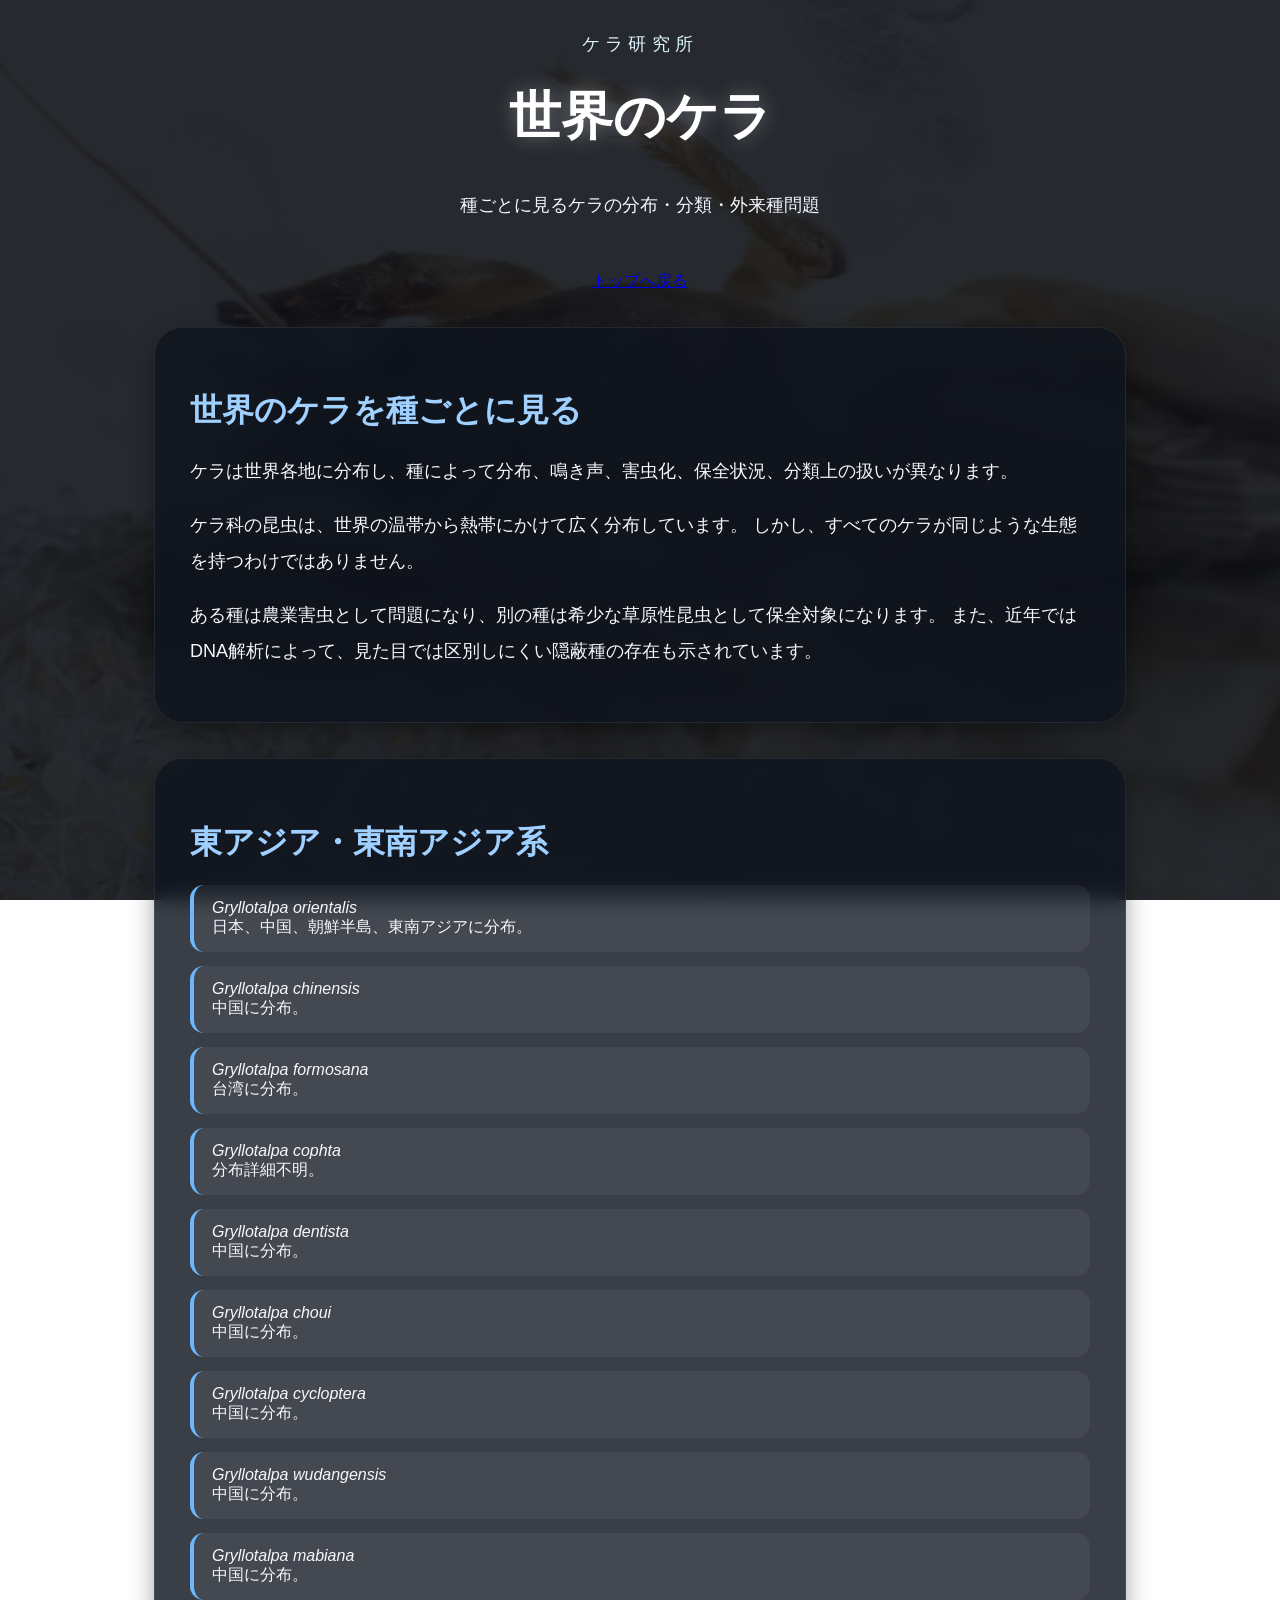
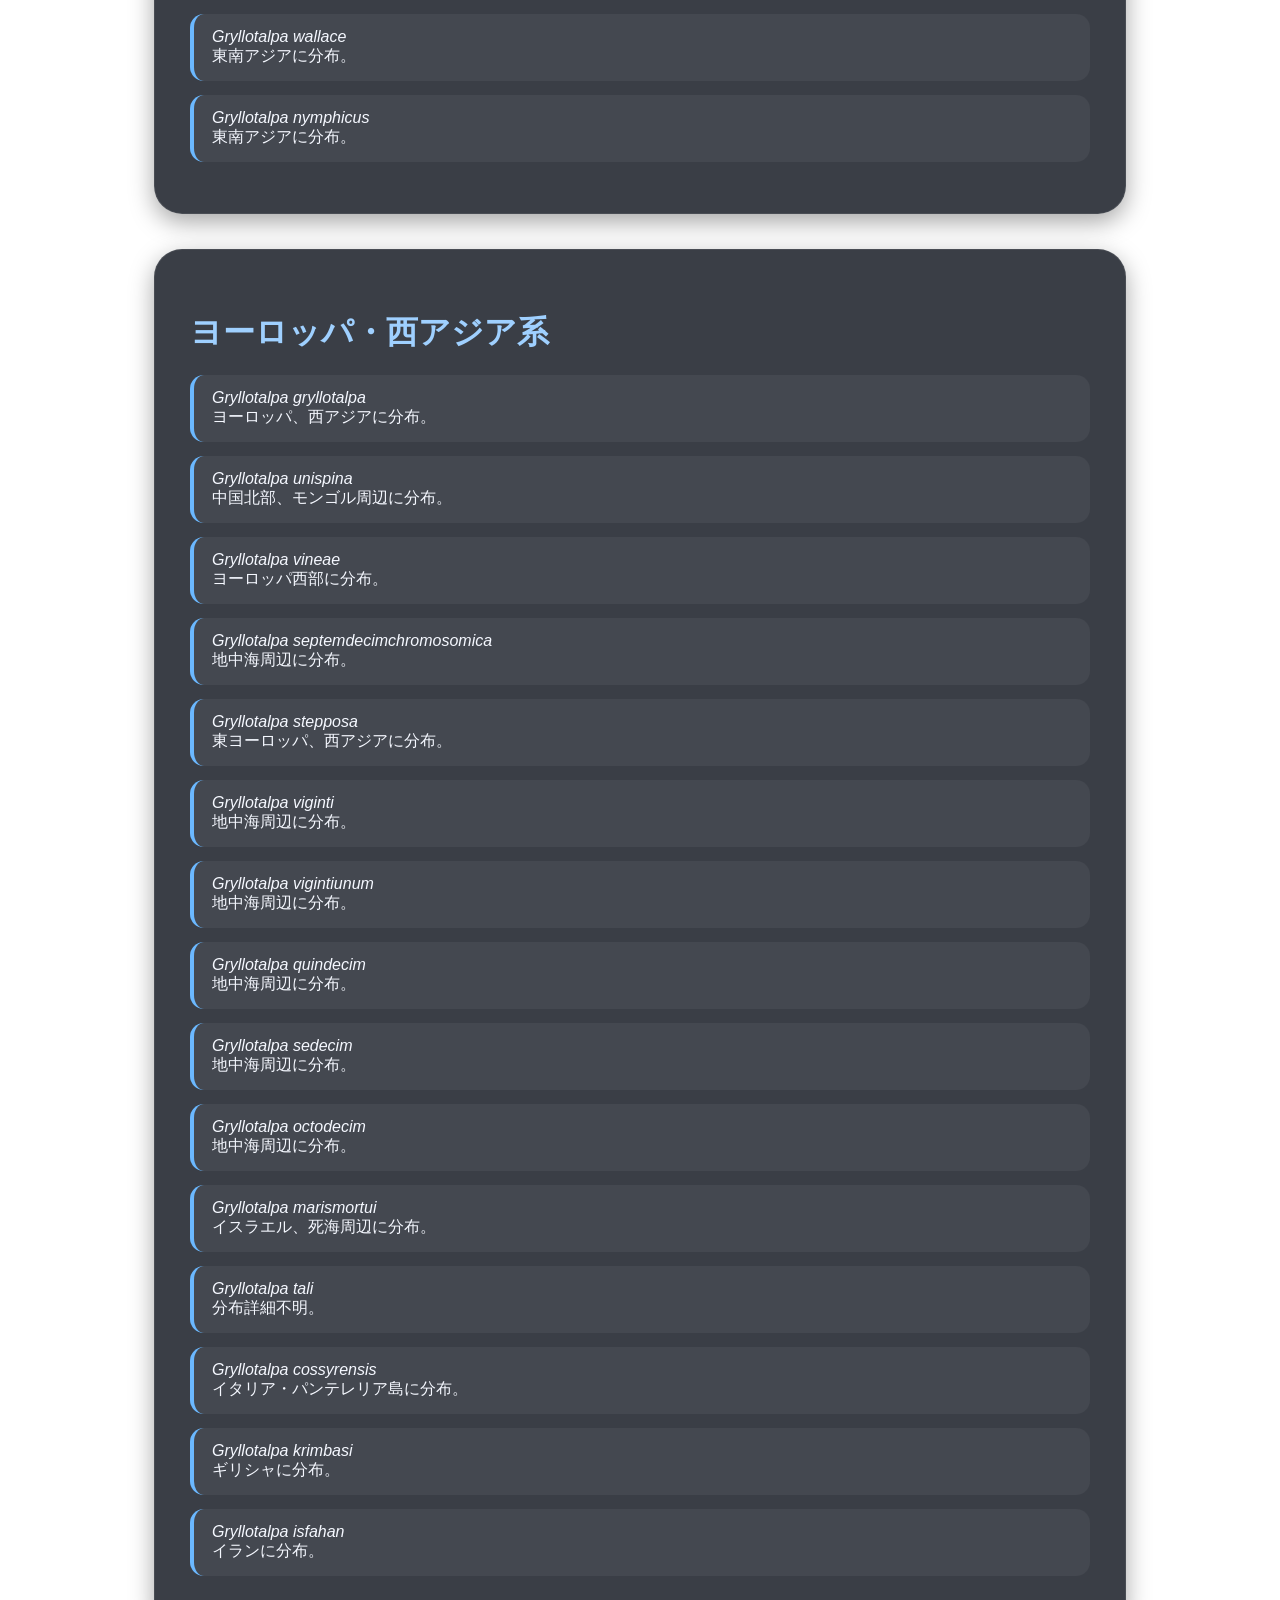
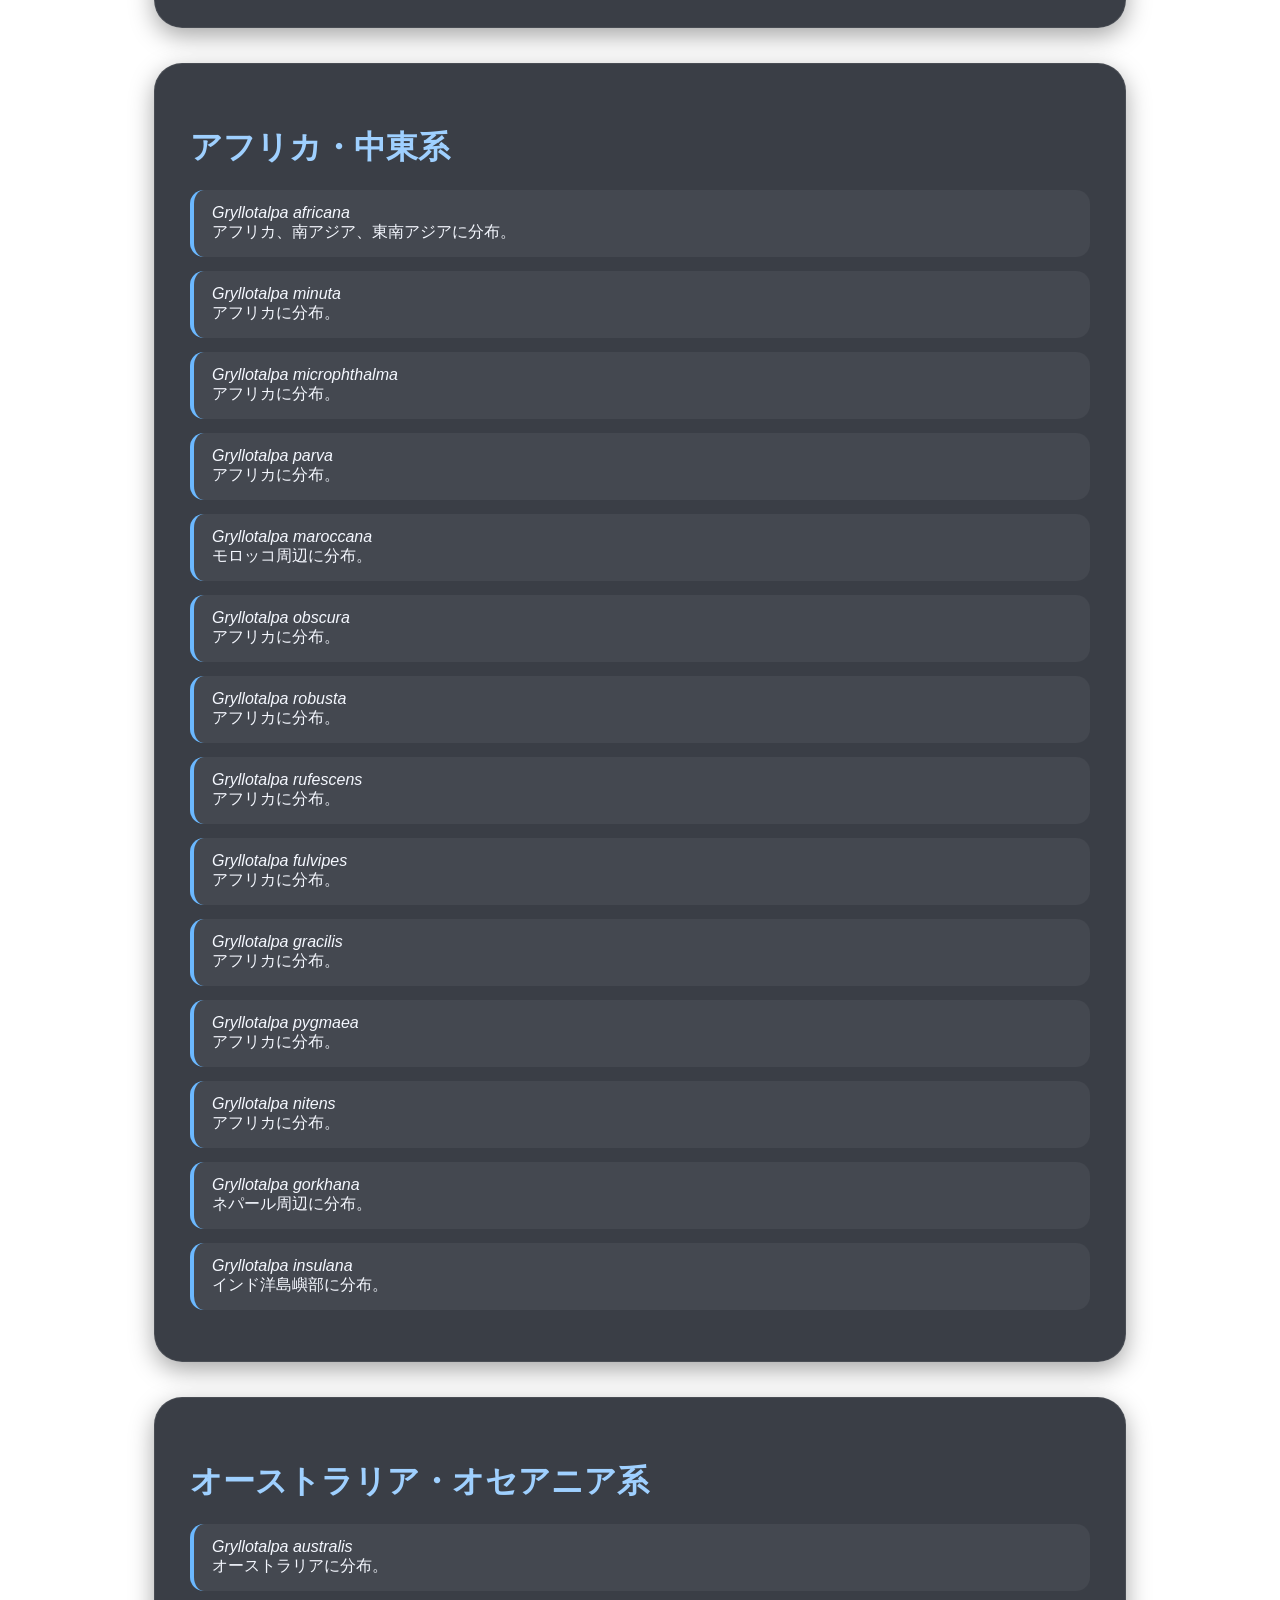
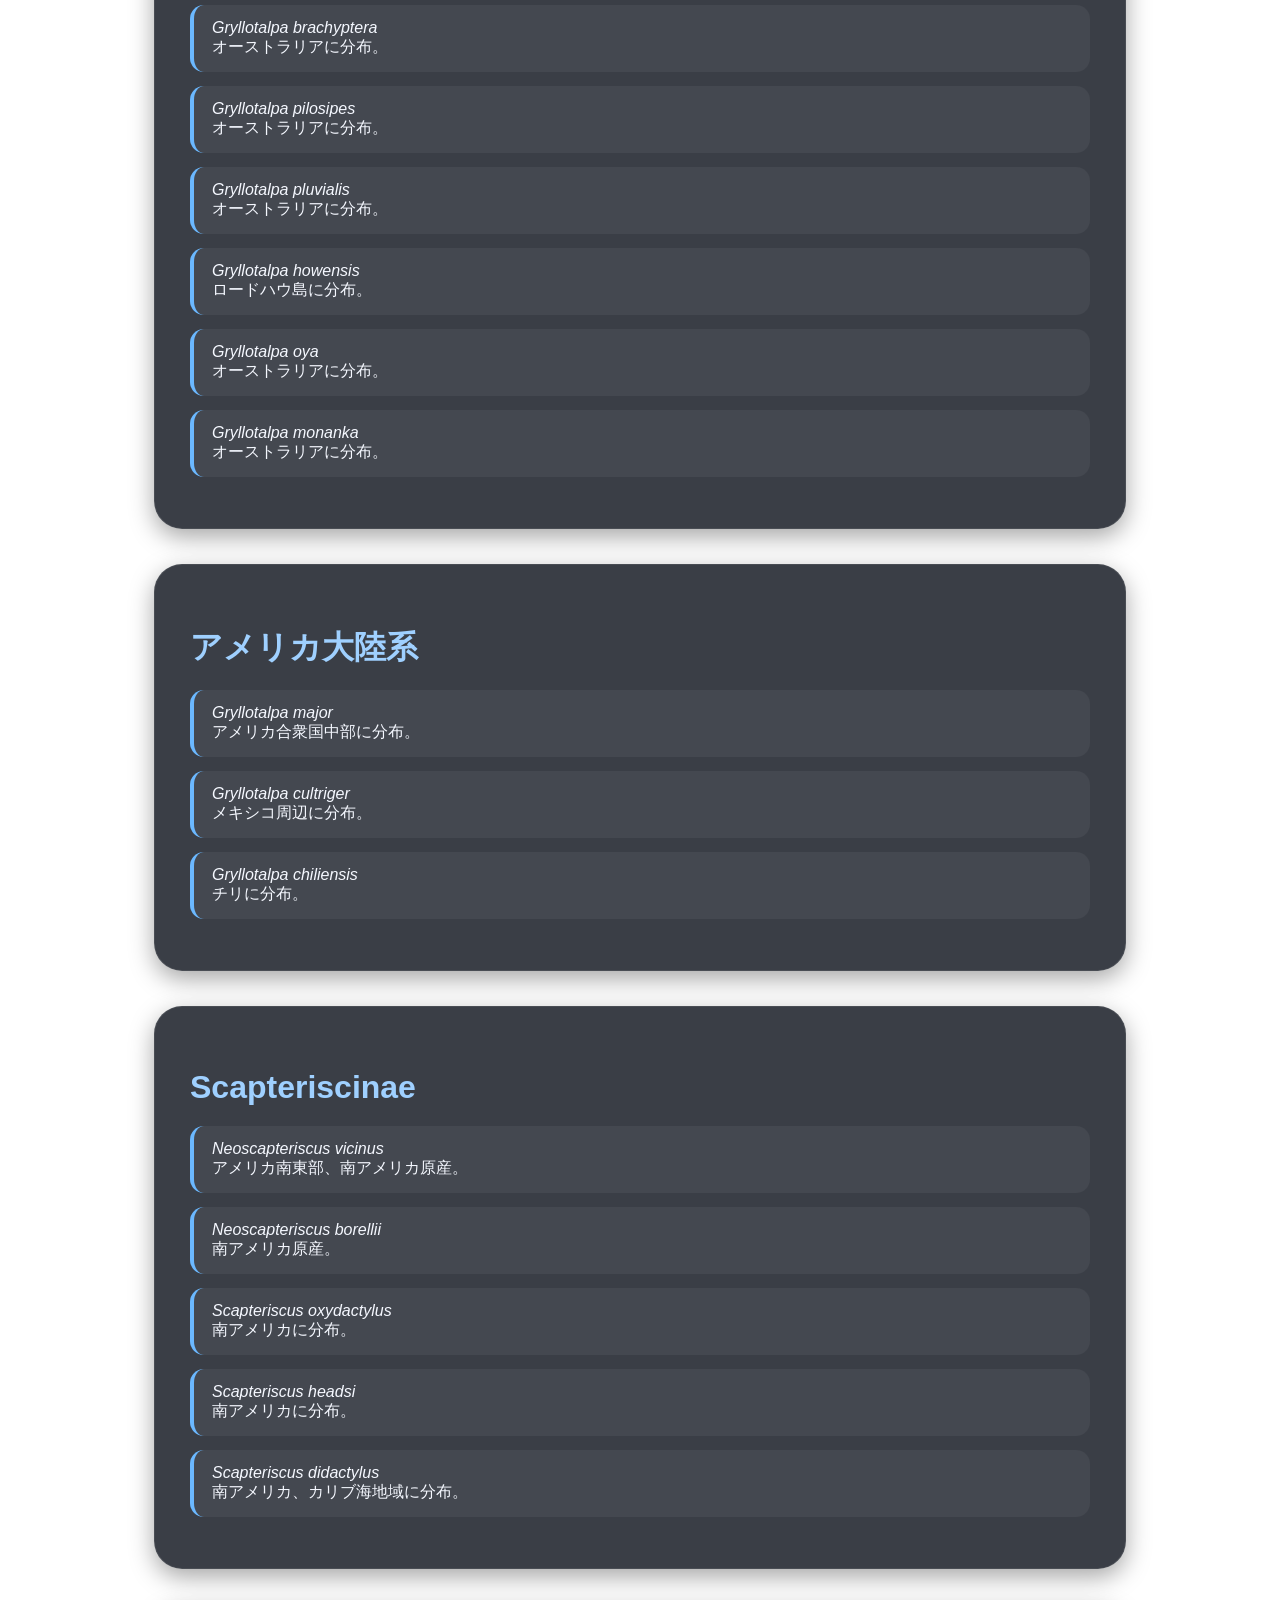
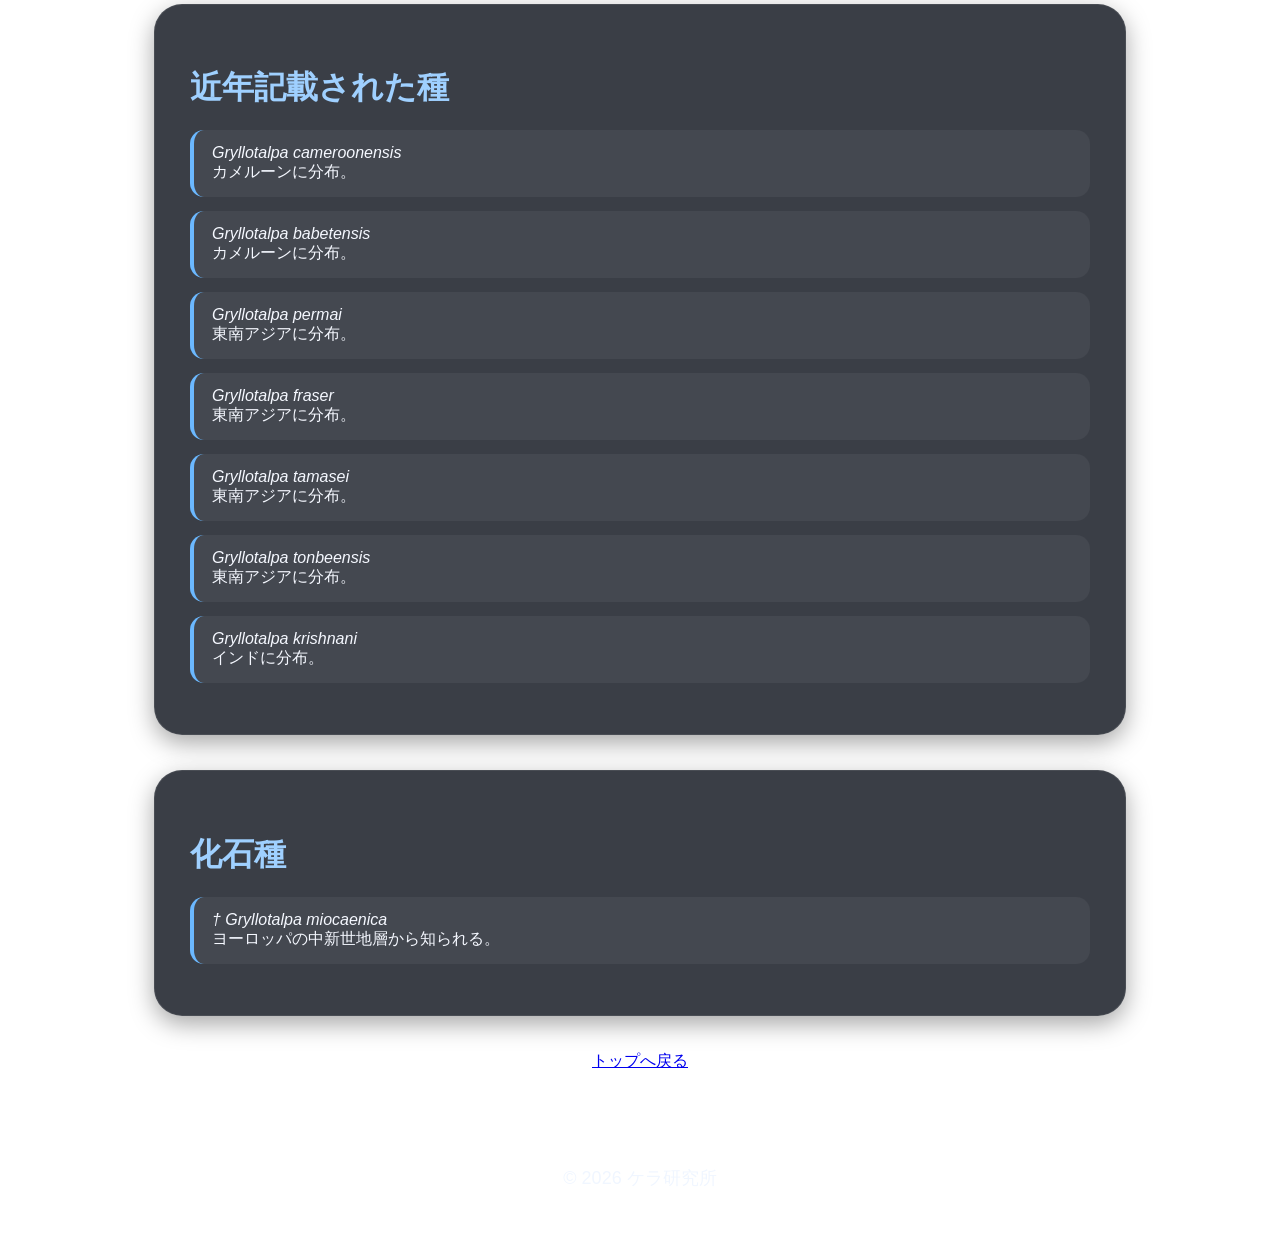
<file: world.html>
<!DOCTYPE html>
<html lang="ja">

<head>
  <meta charset="UTF-8">
  <meta name="viewport"
        content="width=device-width, initial-scale=1.0">

  <title>
    世界のケラ｜分布・外来種・害虫化・隠蔽種｜ケラ研究所
  </title>

  <meta name="description"
        content="ケラ研究所による、世界のケラまとめ。グリロタルパオリエンタリス、ヨーロッパケラ、アフリカケラ、プレーリーケラ、Scapteriscus属などを種ごとに整理し、分布、分類、害虫化、保全、隠蔽種研究を紹介します。">

  <meta name="keywords"
        content="世界のケラ,ケラ 分布,ケラ 外来種,ケラ 害虫,グリロタルパオリエンタリス,ヨーロッパケラ,アフリカケラ,プレーリーケラ,Gryllotalpa,Scapteriscus,mole cricket">

  <meta name="author"
        content="ケラ研究所">

  <meta name="application-name"
        content="ケラ研究所">

  <meta property="og:site_name"
        content="ケラ研究所">

  <meta property="og:title"
        content="世界のケラ｜ケラ研究所">

  <meta property="og:description"
        content="世界各地のケラを種ごとに整理し、分布、外来種問題、害虫化、保全、分類研究を紹介。">

  <meta property="og:type"
        content="article">

  <meta property="og:url"
        content="https://hirayu1120.github.io/mollcricket/world.html">

  <meta property="og:image"
        content="https://hirayu1120.github.io/mollcricket/kera.jpg">

  <link rel="canonical"
        href="https://hirayu1120.github.io/mollcricket/world.html">

  <meta name="twitter:card"
        content="summary_large_image">

  <meta name="twitter:title"
        content="世界のケラ｜ケラ研究所">

  <meta name="twitter:description"
        content="世界各地に分布するケラを種ごとにわかりやすく解説。">

  <link rel="icon"
        type="image/png"
        href="favicon.png">

  <link rel="apple-touch-icon"
        href="favicon.png">

  <link rel="stylesheet"
        href="style.css">

</head>

<body class="dark-theme">

<header>

  <p class="site-name">
    ケラ研究所
  </p>

  <h1>
    世界のケラ
  </h1>

  <p>
    種ごとに見るケラの分布・分類・外来種問題
  </p>

</header>

<nav>

  <a href="index.html">
    トップへ戻る
  </a>

</nav>

<main>

  <section>

    <h2>
      世界のケラを種ごとに見る
    </h2>

    <p class="section-point">
      ケラは世界各地に分布し、種によって分布、鳴き声、害虫化、保全状況、分類上の扱いが異なります。
    </p>

    <p>
      ケラ科の昆虫は、世界の温帯から熱帯にかけて広く分布しています。
      しかし、すべてのケラが同じような生態を持つわけではありません。
    </p>

    <p>
      ある種は農業害虫として問題になり、別の種は希少な草原性昆虫として保全対象になります。
      また、近年ではDNA解析によって、見た目では区別しにくい隠蔽種の存在も示されています。
    </p>

  </section>

 <section>

<h2>東アジア・東南アジア系</h2>

<ul>

<li><em>Gryllotalpa orientalis</em><br>日本、中国、朝鮮半島、東南アジアに分布。</li>

<li><em>Gryllotalpa chinensis</em><br>中国に分布。</li>

<li><em>Gryllotalpa formosana</em><br>台湾に分布。</li>

<li><em>Gryllotalpa cophta</em><br>分布詳細不明。</li>

<li><em>Gryllotalpa dentista</em><br>中国に分布。</li>

<li><em>Gryllotalpa choui</em><br>中国に分布。</li>

<li><em>Gryllotalpa cycloptera</em><br>中国に分布。</li>

<li><em>Gryllotalpa wudangensis</em><br>中国に分布。</li>

<li><em>Gryllotalpa mabiana</em><br>中国に分布。</li>

<li><em>Gryllotalpa wallace</em><br>東南アジアに分布。</li>

<li><em>Gryllotalpa nymphicus</em><br>東南アジアに分布。</li>

</ul>

</section>

<section>

<h2>ヨーロッパ・西アジア系</h2>

<ul>

<li><em>Gryllotalpa gryllotalpa</em><br>ヨーロッパ、西アジアに分布。</li>

<li><em>Gryllotalpa unispina</em><br>中国北部、モンゴル周辺に分布。</li>

<li><em>Gryllotalpa vineae</em><br>ヨーロッパ西部に分布。</li>

<li><em>Gryllotalpa septemdecimchromosomica</em><br>地中海周辺に分布。</li>

<li><em>Gryllotalpa stepposa</em><br>東ヨーロッパ、西アジアに分布。</li>

<li><em>Gryllotalpa viginti</em><br>地中海周辺に分布。</li>

<li><em>Gryllotalpa vigintiunum</em><br>地中海周辺に分布。</li>

<li><em>Gryllotalpa quindecim</em><br>地中海周辺に分布。</li>

<li><em>Gryllotalpa sedecim</em><br>地中海周辺に分布。</li>

<li><em>Gryllotalpa octodecim</em><br>地中海周辺に分布。</li>

<li><em>Gryllotalpa marismortui</em><br>イスラエル、死海周辺に分布。</li>

<li><em>Gryllotalpa tali</em><br>分布詳細不明。</li>

<li><em>Gryllotalpa cossyrensis</em><br>イタリア・パンテレリア島に分布。</li>

<li><em>Gryllotalpa krimbasi</em><br>ギリシャに分布。</li>

<li><em>Gryllotalpa isfahan</em><br>イランに分布。</li>

</ul>

</section>

<section>

<h2>アフリカ・中東系</h2>

<ul>

<li><em>Gryllotalpa africana</em><br>アフリカ、南アジア、東南アジアに分布。</li>

<li><em>Gryllotalpa minuta</em><br>アフリカに分布。</li>

<li><em>Gryllotalpa microphthalma</em><br>アフリカに分布。</li>

<li><em>Gryllotalpa parva</em><br>アフリカに分布。</li>

<li><em>Gryllotalpa maroccana</em><br>モロッコ周辺に分布。</li>

<li><em>Gryllotalpa obscura</em><br>アフリカに分布。</li>

<li><em>Gryllotalpa robusta</em><br>アフリカに分布。</li>

<li><em>Gryllotalpa rufescens</em><br>アフリカに分布。</li>

<li><em>Gryllotalpa fulvipes</em><br>アフリカに分布。</li>

<li><em>Gryllotalpa gracilis</em><br>アフリカに分布。</li>

<li><em>Gryllotalpa pygmaea</em><br>アフリカに分布。</li>

<li><em>Gryllotalpa nitens</em><br>アフリカに分布。</li>

<li><em>Gryllotalpa gorkhana</em><br>ネパール周辺に分布。</li>

<li><em>Gryllotalpa insulana</em><br>インド洋島嶼部に分布。</li>

</ul>

</section>

<section>

<h2>オーストラリア・オセアニア系</h2>

<ul>

<li><em>Gryllotalpa australis</em><br>オーストラリアに分布。</li>

<li><em>Gryllotalpa brachyptera</em><br>オーストラリアに分布。</li>

<li><em>Gryllotalpa pilosipes</em><br>オーストラリアに分布。</li>

<li><em>Gryllotalpa pluvialis</em><br>オーストラリアに分布。</li>

<li><em>Gryllotalpa howensis</em><br>ロードハウ島に分布。</li>

<li><em>Gryllotalpa oya</em><br>オーストラリアに分布。</li>

<li><em>Gryllotalpa monanka</em><br>オーストラリアに分布。</li>

</ul>

</section>

<section>

<h2>アメリカ大陸系</h2>

<ul>

<li><em>Gryllotalpa major</em><br>アメリカ合衆国中部に分布。</li>

<li><em>Gryllotalpa cultriger</em><br>メキシコ周辺に分布。</li>

<li><em>Gryllotalpa chiliensis</em><br>チリに分布。</li>

</ul>

</section>

<section>

<h2>Scapteriscinae</h2>

<ul>

<li><em>Neoscapteriscus vicinus</em><br>アメリカ南東部、南アメリカ原産。</li>

<li><em>Neoscapteriscus borellii</em><br>南アメリカ原産。</li>

<li><em>Scapteriscus oxydactylus</em><br>南アメリカに分布。</li>

<li><em>Scapteriscus headsi</em><br>南アメリカに分布。</li>

<li><em>Scapteriscus didactylus</em><br>南アメリカ、カリブ海地域に分布。</li>

</ul>

</section>

<section>

<h2>近年記載された種</h2>

<ul>

<li><em>Gryllotalpa cameroonensis</em><br>カメルーンに分布。</li>

<li><em>Gryllotalpa babetensis</em><br>カメルーンに分布。</li>

<li><em>Gryllotalpa permai</em><br>東南アジアに分布。</li>

<li><em>Gryllotalpa fraser</em><br>東南アジアに分布。</li>

<li><em>Gryllotalpa tamasei</em><br>東南アジアに分布。</li>

<li><em>Gryllotalpa tonbeensis</em><br>東南アジアに分布。</li>

<li><em>Gryllotalpa krishnani</em><br>インドに分布。</li>

</ul>

</section>

<section>

<h2>化石種</h2>

<ul>

<li><em>† Gryllotalpa miocaenica</em><br>ヨーロッパの中新世地層から知られる。</li>

</ul>

</section>

  <nav class="bottom-nav">

    <a href="index.html">
      トップへ戻る
    </a>

  </nav>

</main>

<footer>

  <p>&copy; 2026 ケラ研究所</p>

</footer>

</body>

</html>
</file>
<file: style.css>
body{

    background:
    linear-gradient(
    rgba(8,12,18,0.88),
    rgba(8,12,18,0.88)
    ),
    url("kera.jpg");

    background-size:cover;

    background-position:center;

    background-attachment:fixed;

    color:white;

    font-family:sans-serif;

    margin:0;

    overflow-x:hidden;

    text-align:center;
}

/* header */

header{

    position:relative;

    z-index:5;

    padding-bottom:30px;
}

.site-name{

    color:#dff5ff;

    letter-spacing:0.3em;

    margin-top:26px;

    font-size:14px;
}

.hero-image{

    width:100%;

    max-height:320px;

    object-fit:cover;

    display:block;

    opacity:0.92;
}

h1{

    font-size:52px;

    margin-top:20px;

    color:#ffffff;

    text-shadow:
    0 0 20px rgba(255,255,255,0.35);
}

p{

    font-size:20px;

    line-height:1.9;
}

.hero-description{

    max-width:900px;

    margin:auto;

    padding:0 20px;
}

/* セクション */

.field-section{

    max-width:1100px;

    margin:40px auto;

    padding:30px 20px;

    background:
    rgba(15,20,30,0.72);

    border-radius:28px;

    backdrop-filter:blur(8px);

    box-shadow:
    0 8px 25px rgba(0,0,0,0.35);
}

.field-section h2{

    font-size:36px;

    color:#eaf6ff;

    margin-bottom:20px;
}

.field-description{

    max-width:850px;

    margin:0 auto 18px auto;

    font-size:16px;

    color:#eaf4ff;

    line-height:1.8;
}

/* フィールド上UI */

.field-ui{

    display:flex;

    justify-content:space-between;

    align-items:center;

    gap:12px;

    flex-wrap:wrap;

    margin-bottom:14px;
}

#game-status{

    background:
    rgba(0,0,0,0.65);

    padding:10px 16px;

    border-radius:18px;

    font-size:14px;

    line-height:1.6;

    backdrop-filter:blur(8px);

    text-align:left;

    flex:1;

    min-width:220px;
}

#control-panel{

    display:flex;

    gap:10px;

    flex-wrap:wrap;
}

#control-panel button{

    background:
    rgba(15,20,30,0.88);

    color:white;

    border:
    1px solid rgba(255,255,255,0.1);

    padding:10px 14px;

    border-radius:18px;

    cursor:pointer;

    font-size:13px;

    transition:0.25s;
}

#control-panel button:hover{

    transform:
    scale(1.05);

    background:
    rgba(35,45,65,0.95);
}

/* 戦闘フィールド */

#battle-field{

    position:relative;

    width:100%;

    height:560px;

    overflow:hidden;

    border-radius:28px;

    background:
    linear-gradient(
    rgba(0,0,0,0.05),
    rgba(0,0,0,0.18)
    ),
    url("tanbo.png");

    background-size:cover;

    background-position:center;

    border:
    1px solid rgba(255,255,255,0.15);

    box-shadow:
    inset 0 0 30px rgba(0,0,0,0.3);
}

/* 虫 */

.insect-unit{

    position:absolute;

    transition:0.12s linear;

    user-select:none;

    cursor:pointer;
}

.insect-unit img{

    width:100%;

    height:100%;

    object-fit:contain;

    pointer-events:none;
}

.insect-unit.field-kera{

    width:55px;

    height:55px;

    z-index:20;

    animation:
    wiggle 0.3s infinite alternate;

    filter:
    drop-shadow(
    0 0 8px rgba(255,255,255,0.45)
    );
}

.insect-unit.king-kera{

    width:95px;

    height:95px;

    z-index:30;

    filter:
    drop-shadow(
    0 0 18px gold
    );
}

.insect-unit.field-beetle{

    width:82px;

    height:82px;

    z-index:25;

    filter:
    drop-shadow(
    0 0 10px rgba(255,255,255,0.35)
    );
}

/* HPバー */

.hp-bar{

    position:absolute;

    left:50%;

    top:-12px;

    transform:
    translateX(-50%);

    width:58px;

    height:7px;

    background:
    rgba(0,0,0,0.72);

    border-radius:999px;

    overflow:hidden;

    border:
    1px solid rgba(255,255,255,0.75);

    z-index:300;

    box-shadow:
    0 0 10px rgba(0,0,0,0.45);
}

.hp-fill{

    width:100%;

    height:100%;

    background:
    linear-gradient(
    90deg,
    #22c55e,
    #facc15,
    #ef4444
    );

    transition:0.2s;
}

.king-kera .hp-bar{

    width:86px;

    height:8px;
}

.field-beetle .hp-bar{

    width:76px;

    height:8px;
}

/* ガス */

.gas-cloud{

    position:absolute;

    width:220px;

    height:220px;

    border-radius:50%;

    background:
    radial-gradient(
    circle,
    rgba(255,255,255,0.92),
    rgba(255,255,255,0)
    );

    filter:blur(18px);

    animation:
    gasFade 1s forwards;

    pointer-events:none;

    z-index:40;
}

/* パンチ */

.punching img{

    animation:
    punchAttack 0.22s ease;
}

.king-kera.punching img{

    animation:
    kingPunch 0.22s ease;
}

/* 被弾 */

.hit-effect{

    animation:
    hitFlash 0.2s;
}

/* 撃破 */

.defeated{

    animation:
    vanish 0.5s forwards;
}

/* 円形ナビ */

.research-dial{

    position:relative;

    width:560px;

    height:560px;

    margin:70px auto;
}

.research-dial::before{

    content:"";

    position:absolute;

    inset:55px;

    border-radius:50%;

    border:
    1px dashed rgba(255,255,255,0.22);

    box-shadow:
    0 0 25px rgba(255,255,255,0.12);
}

.orbit{

    position:absolute;

    width:125px;

    height:125px;

    border-radius:50%;

    display:flex;

    align-items:center;

    justify-content:center;

    text-align:center;

    padding:10px;

    color:#ffffff;

    text-decoration:none;

    font-weight:bold;

    font-size:17px;

    line-height:1.45;

    border:
    2px solid rgba(210,235,255,0.85);

    box-shadow:
    0 0 18px rgba(120,190,255,0.45),
    inset 0 0 12px rgba(255,255,255,0.12);

    backdrop-filter:blur(6px);

    transition:0.25s;

    z-index:6;
}

.orbit:hover{

    transform:
    scale(1.1);

    box-shadow:
    0 0 28px rgba(160,220,255,0.8);
}

.orbit1{

    background:
    linear-gradient(
    135deg,
    #3b82f6,
    #1e3a8a
    );

    top:0;

    left:220px;
}

.orbit2{

    background:
    linear-gradient(
    135deg,
    #22c55e,
    #14532d
    );

    top:100px;

    right:20px;
}

.orbit3{

    background:
    linear-gradient(
    135deg,
    #a16207,
    #422006
    );

    bottom:100px;

    right:20px;
}

.orbit4{

    background:
    linear-gradient(
    135deg,
    #06b6d4,
    #164e63
    );

    bottom:0;

    left:220px;
}

.orbit5{

    background:
    linear-gradient(
    135deg,
    #ef4444,
    #7f1d1d
    );

    bottom:100px;

    left:20px;
}

.orbit6{

    background:
    linear-gradient(
    135deg,
    #f59e0b,
    #78350f
    );

    top:100px;

    left:20px;
}

/* 下説明 */

.dark-theme-section{

    max-width:900px;

    margin:50px auto;

    padding:40px;

    background:
    rgba(15,20,30,0.82);

    border:
    1px solid rgba(255,255,255,0.08);

    border-radius:28px;

    backdrop-filter:blur(10px);

    text-align:left;

    box-shadow:
    0 8px 25px rgba(0,0,0,0.35);
}

.dark-theme-section h2{

    color:#9fd0ff;

    margin-bottom:20px;

    font-size:32px;
}

/* 飛んだ先の研究ページ */

.dark-theme{

    background:
    linear-gradient(
    rgba(8,12,18,0.88),
    rgba(8,12,18,0.88)
    ),
    url("kera.jpg");

    background-size:cover;

    background-position:center;

    background-attachment:fixed;

    color:#f5f8ff;

    text-align:center;
}

.dark-theme section{

    max-width:900px;

    margin:35px auto;

    padding:35px;

    background:
    rgba(15,20,30,0.82);

    border:
    1px solid rgba(255,255,255,0.08);

    border-radius:28px;

    backdrop-filter:blur(10px);

    text-align:left;

    box-shadow:
    0 8px 25px rgba(0,0,0,0.35);
}

.dark-theme h2{

    color:#9fd0ff;

    margin-bottom:20px;

    font-size:32px;
}

.dark-theme p{

    line-height:2;

    font-size:18px;
}

.dark-theme ul{

    list-style:none;

    padding-left:0;
}

.dark-theme li{

    margin-bottom:14px;

    padding:14px 18px;

    background:
    rgba(255,255,255,0.05);

    border-left:
    4px solid #6bb8ff;

    border-radius:14px;
}

footer{

    margin-top:50px;

    padding:20px;

    color:#f0f6ff;
}

/* アニメーション */

@keyframes wiggle{

    from{

        transform:
        rotate(-4deg);
    }

    to{

        transform:
        rotate(4deg);
    }
}

@keyframes gasFade{

    0%{

        opacity:0;

        transform:
        scale(0.4);
    }

    40%{

        opacity:1;
    }

    100%{

        opacity:0;

        transform:
        scale(1.7);
    }
}

@keyframes vanish{

    to{

        opacity:0;

        transform:
        scale(0.2)
        rotate(40deg);
    }
}

@keyframes punchAttack{

    0%{

        transform:
        translateX(0)
        scale(1);
    }

    40%{

        transform:
        translateX(18px)
        scale(1.18)
        rotate(8deg);
    }

    100%{

        transform:
        translateX(0)
        scale(1);
    }
}

@keyframes kingPunch{

    0%{

        transform:
        translateX(0)
        scale(1);
    }

    40%{

        transform:
        translateX(30px)
        scale(1.3)
        rotate(10deg);
    }

    100%{

        transform:
        translateX(0)
        scale(1);
    }
}

@keyframes hitFlash{

    0%{

        filter:brightness(1);
    }

    50%{

        filter:brightness(2.3);
    }

    100%{

        filter:brightness(1);
    }
}

/* スマホ */

@media(max-width:700px){

    body{

        background-attachment:scroll;
    }

    h1{

        font-size:34px;

        line-height:1.3;
    }

    p{

        font-size:15px;
    }

    .hero-image{

        max-height:220px;
    }

    .field-section{

        margin:24px 10px;

        padding:22px 10px;

        overflow:hidden;
    }

    .field-section h2{

        font-size:28px;

        line-height:1.35;

        margin-bottom:18px;
    }

    .field-description{

        font-size:14px;

        line-height:1.8;

        margin:0 auto 18px auto;

        padding:0 8px;
    }

    .field-ui{

        flex-direction:column;

        align-items:stretch;

        gap:10px;
    }

    #game-status{

        font-size:11px;

        padding:8px 10px;

        min-width:auto;
    }

    #control-panel{

        justify-content:center;
    }

    #control-panel button{

        font-size:11px;

        padding:8px 10px;
    }

    #battle-field{

        height:420px;

        border-radius:22px;
    }

    .insect-unit.field-kera{

        width:34px;

        height:34px;
    }

    .insect-unit.king-kera{

        width:58px;

        height:58px;
    }

    .insect-unit.field-beetle{

        width:52px;

        height:52px;
    }

    .gas-cloud{

        width:100px;

        height:100px;
    }

    .hp-bar{

        width:42px;

        height:5px;

        top:-8px;
    }

    .king-kera .hp-bar{

        width:58px;
    }

    .field-beetle .hp-bar{

        width:50px;
    }

    .research-dial{

        width:300px;

        height:300px;

        margin:25px auto 35px auto;
    }

    .research-dial::before{

        inset:40px;
    }

    .orbit{

        width:74px;

        height:74px;

        font-size:11px;

        padding:4px;
    }

    .orbit1{

        top:0;

        left:114px;
    }

    .orbit2{

        top:50px;

        right:0;
    }

    .orbit3{

        bottom:50px;

        right:0;
    }

    .orbit4{

        bottom:0;

        left:114px;
    }

    .orbit5{

        bottom:50px;

        left:0;
    }

    .orbit6{

        top:50px;

        left:0;
    }

    .dark-theme-section{

        margin:28px 10px;

        padding:22px;
    }
}
ol li a {
  color: #9ad1ff;
  text-decoration: none;
  font-weight: bold;
}

ol li a:hover {
  color: #ffffff;
  text-decoration: underline;
}
</file>
